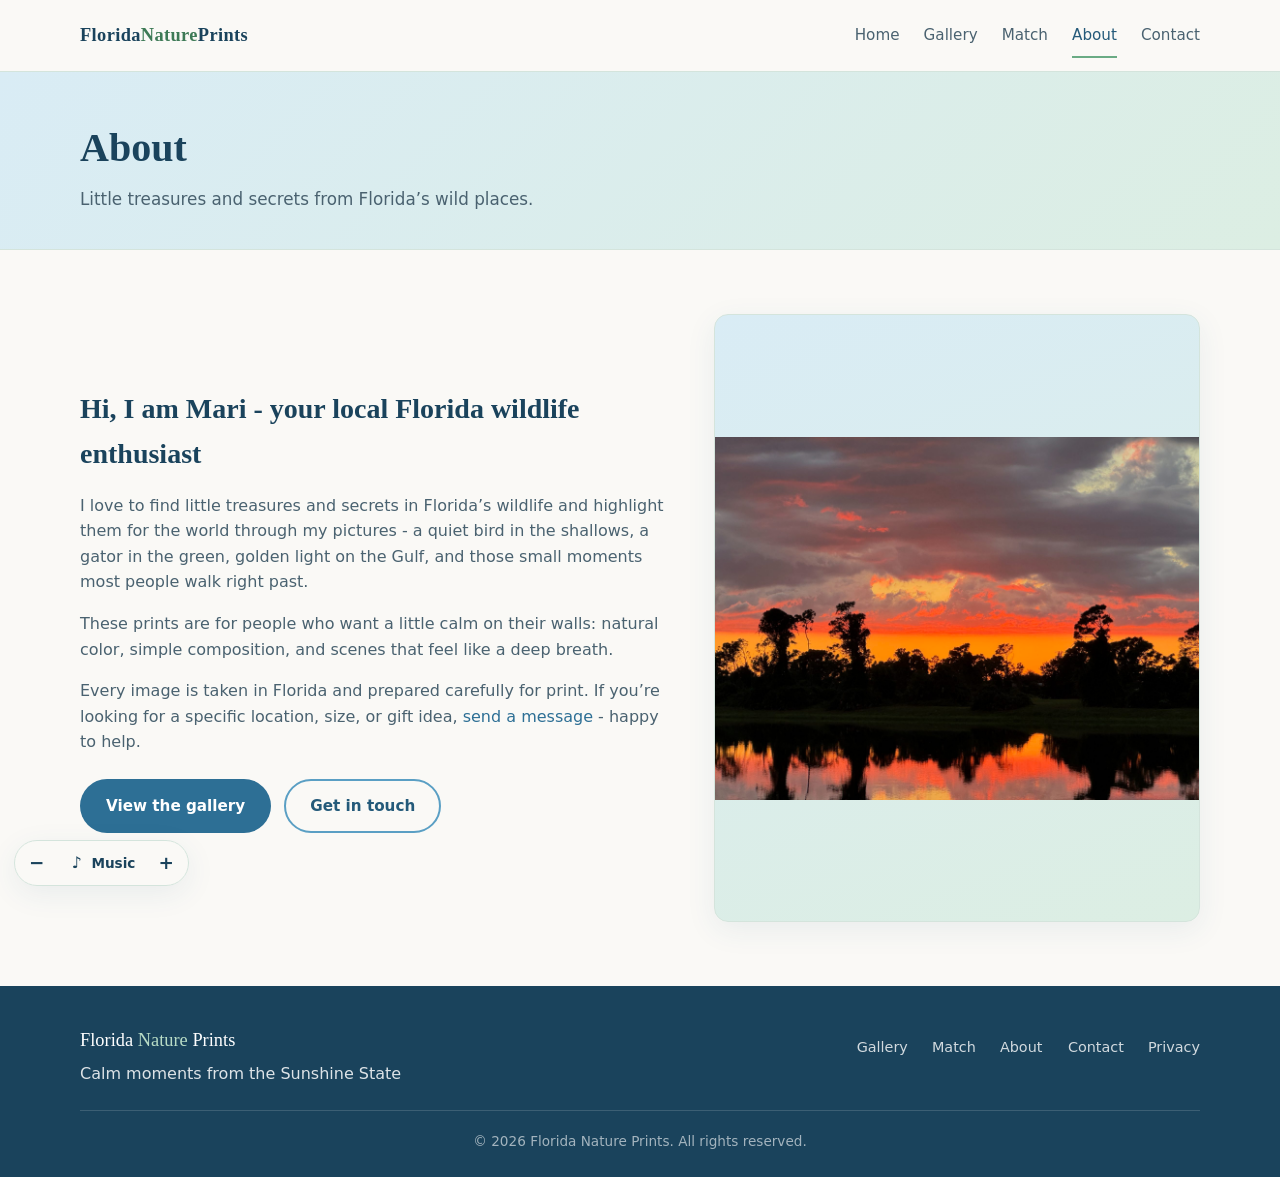
<file: about.html>
<!DOCTYPE html>
<html lang="en" class="selling-off">
 <head>
 <meta charset="UTF-8" />
 <meta name="viewport" content="width=device-width, initial-scale=1" />
 <title>About - Florida Nature Prints</title>
 <meta
 name="description"
 content="About the photographer behind Florida Nature Prints."
 />
 <link rel="stylesheet" href="css/styles.css?v=p7" />
 </head>
 <body>
 <header class="site-header">
 <div class="container nav-inner">
 <a href="index.html" class="logo" data-business-name
 >Florida <span>Nature</span> Prints</a
 >
 <button
 class="nav-toggle"
 type="button"
 aria-label="Open menu"
 aria-expanded="false"
 >
 <svg viewBox="0 0 24 24" fill="none" stroke="currentColor" stroke-width="2">
 <path d="M4 6h16M4 12h16M4 18h16" />
 </svg>
 </button>
 <ul class="nav-links">
 <li><a href="index.html">Home</a></li>
 <li><a href="gallery.html">Gallery</a></li>
 <li data-sell><a href="shop.html">Shop</a></li>
 <li data-sell><a href="name.html">Name</a></li>
 <li><a href="game.html">Match</a></li>
 <li><a href="about.html">About</a></li>
 <li><a href="contact.html">Contact</a></li>
 </ul>
 </div>
 </header>

 <main>
 <div class="page-hero">
 <div class="container">
 <h1>About</h1>
 <p>Little treasures and secrets from Florida’s wild places.</p>
 </div>
 </div>

 <section class="section">
 <div class="container about-grid">
 <div class="about-text">
 <h2>Hi, I am Mari - your local Florida wildlife enthusiast</h2>
 <p>
 I love to find little treasures and secrets in Florida’s wildlife
 and highlight them for the world through my pictures - a quiet
 bird in the shallows, a gator in the green, golden light on the
 Gulf, and those small moments most people walk right past.
 </p>
 <p>
 These prints are for people who want a little calm on their walls:
 natural color, simple composition, and scenes that feel like a
 deep breath.
 </p>
 <p>
 Every image is taken in Florida and prepared carefully for print.
 If you’re looking for a specific location, size, or gift idea,
 <a href="contact.html">send a message</a> - happy to help.
 </p>
 <p style="margin-top: 1.5rem">
 <a class="btn btn-primary" href="gallery.html">View the gallery</a>
 <a
 class="btn btn-outline"
 href="contact.html"
 style="margin-left: 0.5rem"
 >Get in touch</a
 >
 </p>
 </div>
 <div class="about-image">
 <img
 src="images/prints/crimson-marsh.jpeg"
 alt="Florida marsh sunset photography" loading="lazy" decoding="async" srcset="images/prints/thumbs/crimson-marsh.jpeg 600w, images/prints/crimson-marsh.jpeg 2000w" sizes="(max-width: 640px) 100vw, 50vw" width="2000" height="1500" />
 </div>
 </div>
 </section>
 </main>

 <footer class="site-footer">
 <div class="container">
 <div class="footer-inner">
 <div>
 <div class="footer-brand" data-business-name>
 Florida <span>Nature</span> Prints
 </div>
 <p data-tagline>Calm moments from the Sunshine State</p>
 </div>
 <ul class="footer-links">
 <li><a href="gallery.html">Gallery</a></li>
 <li data-sell><a href="shop.html">Shop</a></li>
 <li data-sell><a href="name.html">Name</a></li>
 <li><a href="game.html">Match</a></li>
 <li><a href="about.html">About</a></li>
 <li><a href="contact.html">Contact</a></li>
 <li><a href="privacy.html">Privacy</a></li>
 </ul>
 </div>
 <div class="footer-bottom">
 &copy; <span id="year"></span>
 <span data-business-name>Florida Nature Prints</span>. All rights
 reserved.
 </div>
 </div>
 </footer>

 <script>
 document.getElementById("year").textContent = new Date().getFullYear();
 </script>
 <script src="js/config.js?v=p7"></script>
 <script src="js/selling.js?v=p7"></script>
 <script src="js/main.js?v=p7"></script>
 </body>
</html>
</file>
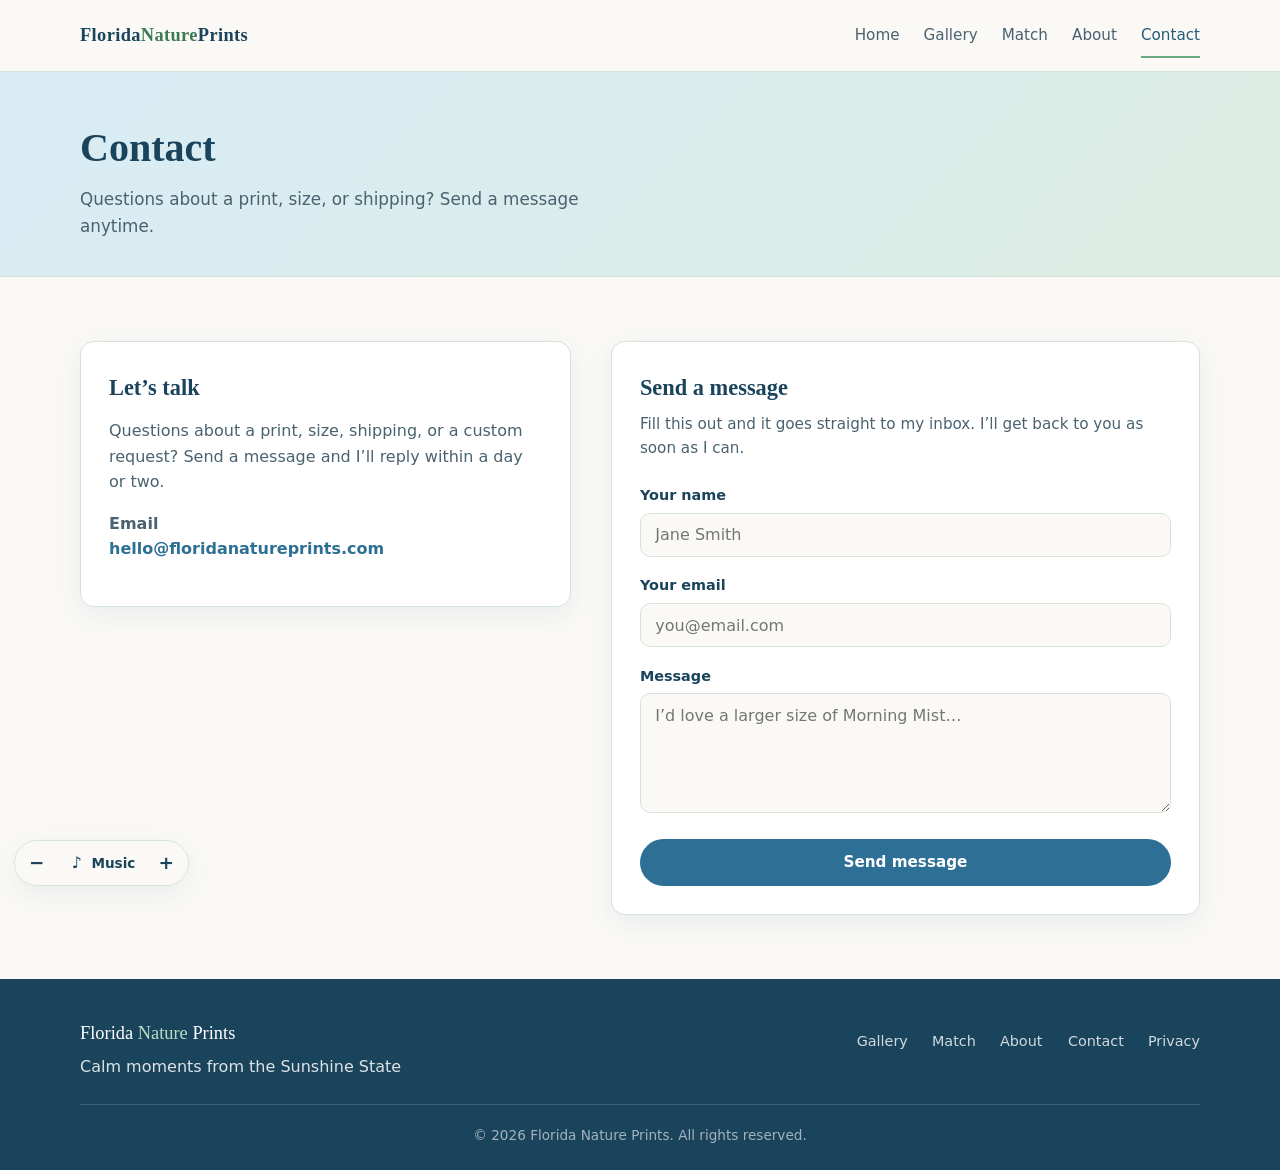
<file: contact.html>
<!DOCTYPE html>
<html lang="en" class="selling-off">
 <head>
 <meta charset="UTF-8" />
 <meta name="viewport" content="width=device-width, initial-scale=1" />
 <title>Contact - Florida Nature Prints</title>
 <meta
 name="description"
 content="Contact Florida Nature Prints with questions or custom requests."
 />
 <link rel="stylesheet" href="css/styles.css?v=p7" />
 </head>
 <body>
 <header class="site-header">
 <div class="container nav-inner">
 <a href="index.html" class="logo" data-business-name
 >Florida <span>Nature</span> Prints</a
 >
 <button
 class="nav-toggle"
 type="button"
 aria-label="Open menu"
 aria-expanded="false"
 >
 <svg viewBox="0 0 24 24" fill="none" stroke="currentColor" stroke-width="2">
 <path d="M4 6h16M4 12h16M4 18h16" />
 </svg>
 </button>
 <ul class="nav-links">
 <li><a href="index.html">Home</a></li>
 <li><a href="gallery.html">Gallery</a></li>
 <li data-sell><a href="shop.html">Shop</a></li>
 <li data-sell><a href="name.html">Name</a></li>
 <li><a href="game.html">Match</a></li>
 <li><a href="about.html">About</a></li>
 <li><a href="contact.html">Contact</a></li>
 </ul>
 </div>
 </header>

 <main>
 <div class="page-hero">
 <div class="container">
 <h1>Contact</h1>
 <p>Questions about a print, size, or shipping? Send a message anytime.</p>
 </div>
 </div>

 <section class="section">
 <div class="container contact-grid">
 <div class="contact-details">
 <h2>Let’s talk</h2>
 <p>
 Questions about a print, size, shipping, or a custom request?
 Send a message and I’ll reply within a day or two.
 </p>
 <p data-sell>
 For orders, you can also use the form on the
 <a href="shop.html">Shop</a> page.
 </p>
 <p>
 <strong>Email</strong><br />
 <a data-your-email href="mailto:hello@floridanatureprints.com"
 >hello@floridanatureprints.com</a
 >
 </p>

 </div>

 <div class="form-card">
 <h2>Send a message</h2>
 <p class="form-intro">
 Fill this out and it goes straight to my inbox. I’ll get back to
 you as soon as I can.
 </p>

 <div id="contact-message" class="form-message" role="status"></div>

 <form id="contact-form" novalidate>
 <div class="setup-notice" style="display: none">
 Form email is not configured yet.
 </div>

 <div class="form-group">
 <label for="contact-name">Your name</label>
 <input
 id="contact-name"
 name="name"
 type="text"
 autocomplete="name"
 required
 placeholder="Jane Smith"
 />
 </div>

 <div class="form-group">
 <label for="contact-email">Your email</label>
 <input
 id="contact-email"
 name="email"
 type="email"
 autocomplete="email"
 required
 placeholder="you@email.com"
 />
 </div>

 <div class="form-group">
 <label for="contact-message-field">Message</label>
 <textarea
 id="contact-message-field"
 name="message"
 required
 placeholder="I’d love a larger size of Morning Mist…"
 ></textarea>
 </div>

 <button class="btn btn-primary btn-block" type="submit">
 Send message
 </button>
 </form>
 </div>
 </div>
 </section>
 </main>

 <footer class="site-footer">
 <div class="container">
 <div class="footer-inner">
 <div>
 <div class="footer-brand" data-business-name>
 Florida <span>Nature</span> Prints
 </div>
 <p data-tagline>Calm moments from the Sunshine State</p>
 </div>
 <ul class="footer-links">
 <li><a href="gallery.html">Gallery</a></li>
 <li data-sell><a href="shop.html">Shop</a></li>
 <li data-sell><a href="name.html">Name</a></li>
 <li><a href="game.html">Match</a></li>
 <li><a href="about.html">About</a></li>
 <li><a href="contact.html">Contact</a></li>
 <li><a href="privacy.html">Privacy</a></li>
 </ul>
 </div>
 <div class="footer-bottom">
 &copy; <span id="year"></span>
 <span data-business-name>Florida Nature Prints</span>. All rights
 reserved.
 </div>
 </div>
 </footer>

 <script>
 document.getElementById("year").textContent = new Date().getFullYear();
 </script>
 <script src="js/config.js?v=p7"></script>
 <script src="js/selling.js?v=p7"></script>
 <script src="js/main.js?v=p7"></script>
 </body>
</html>
</file>
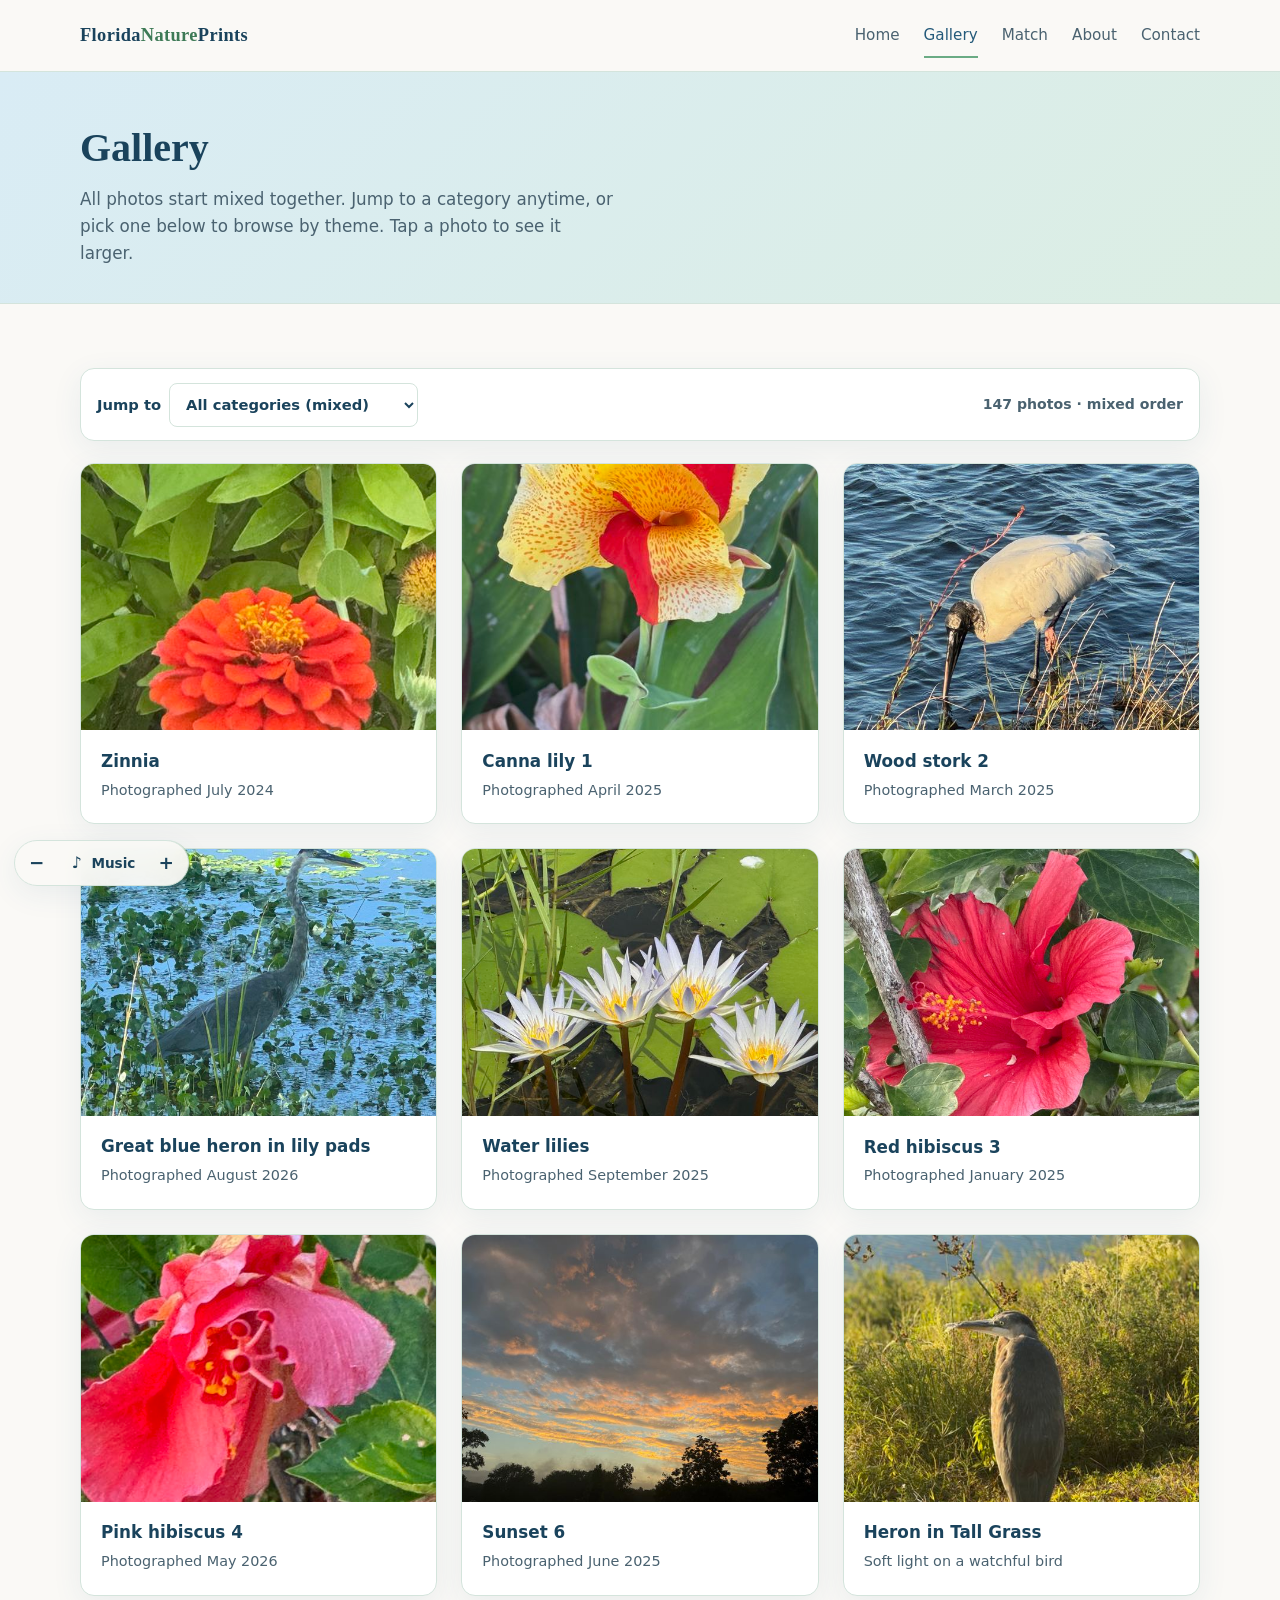
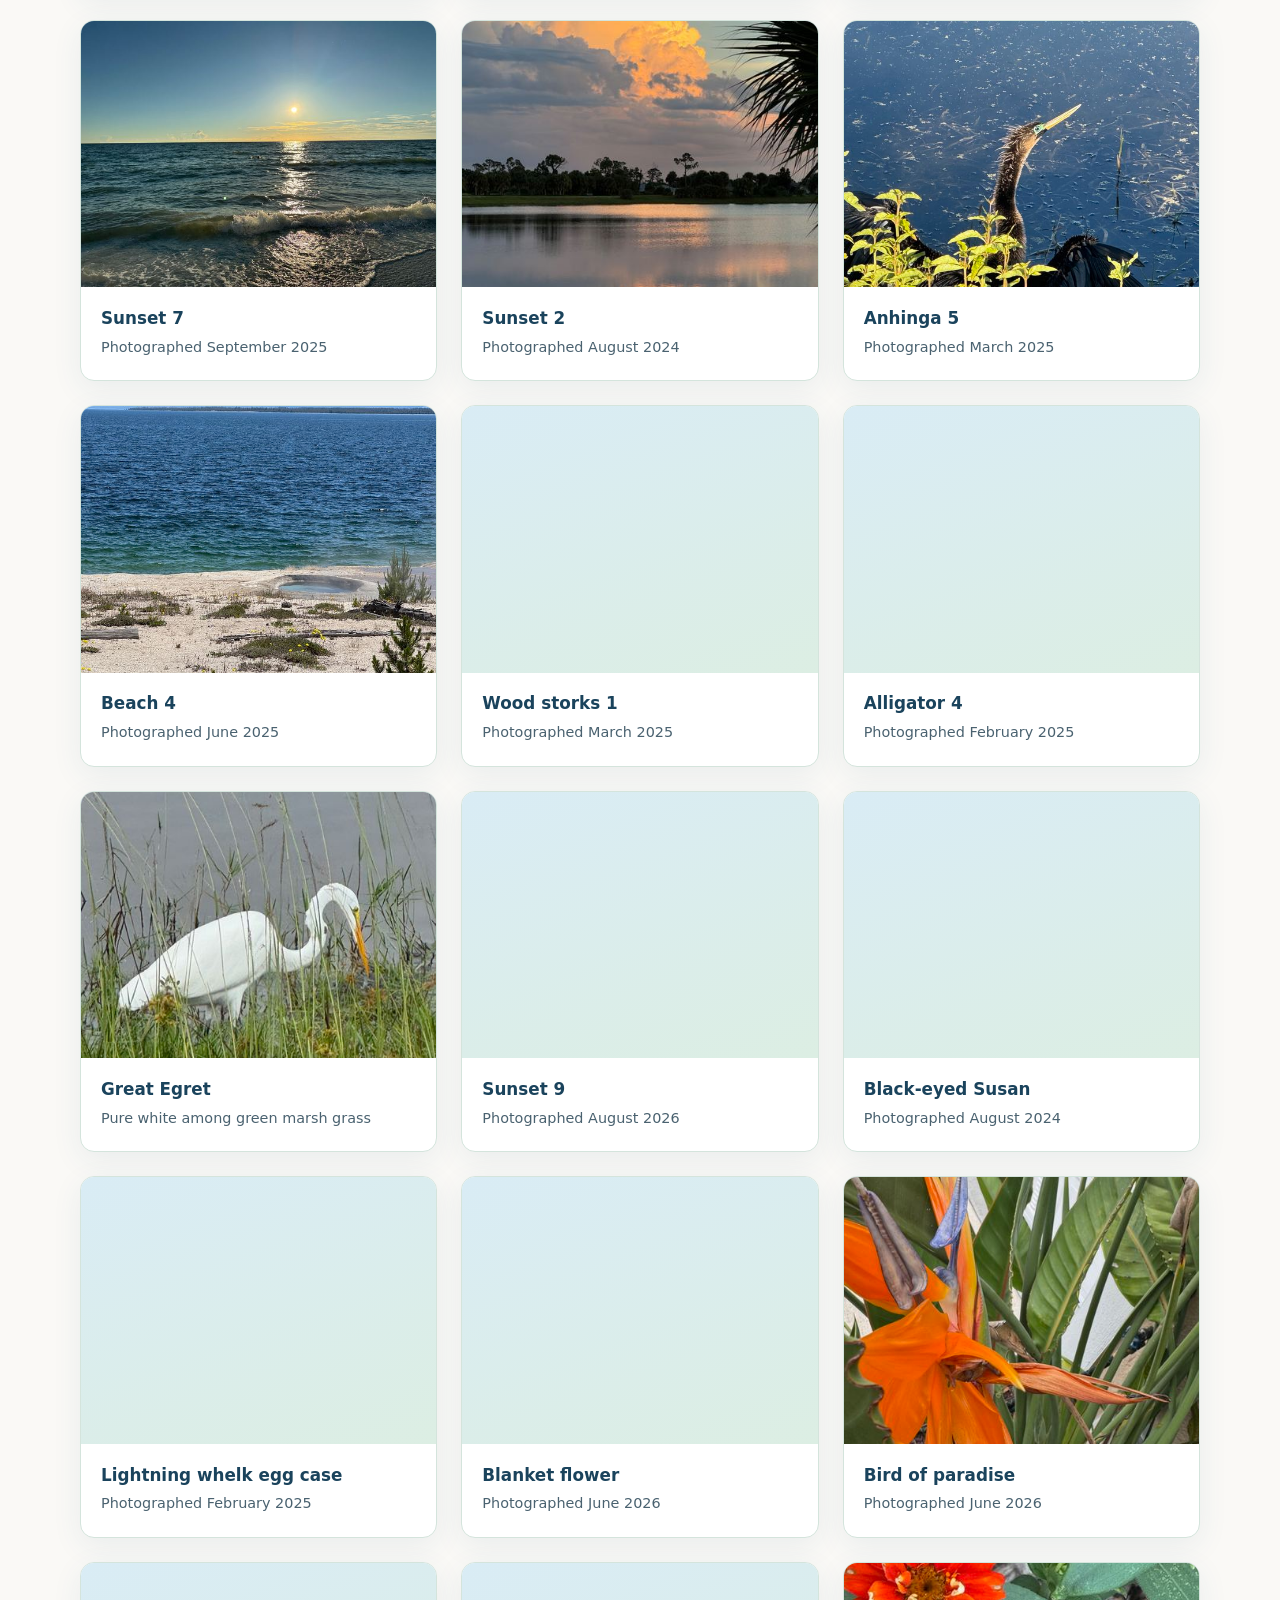
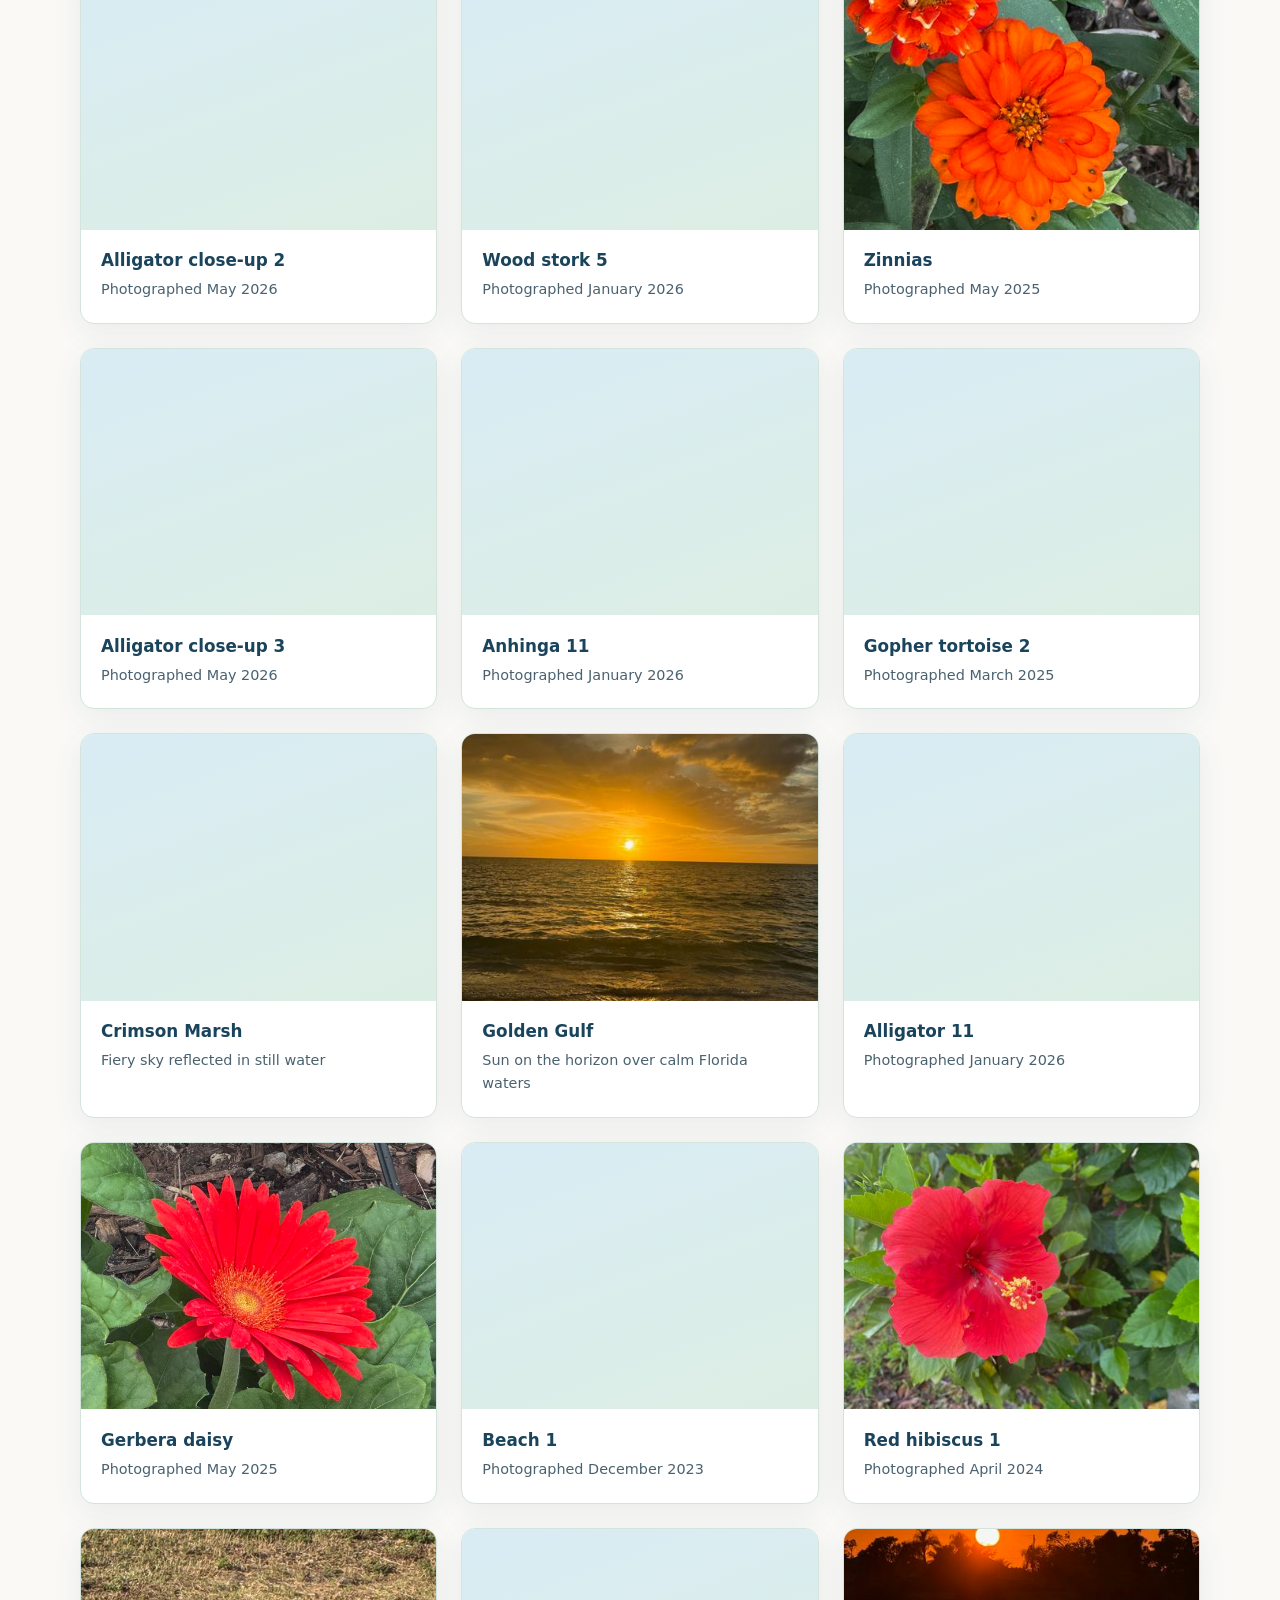
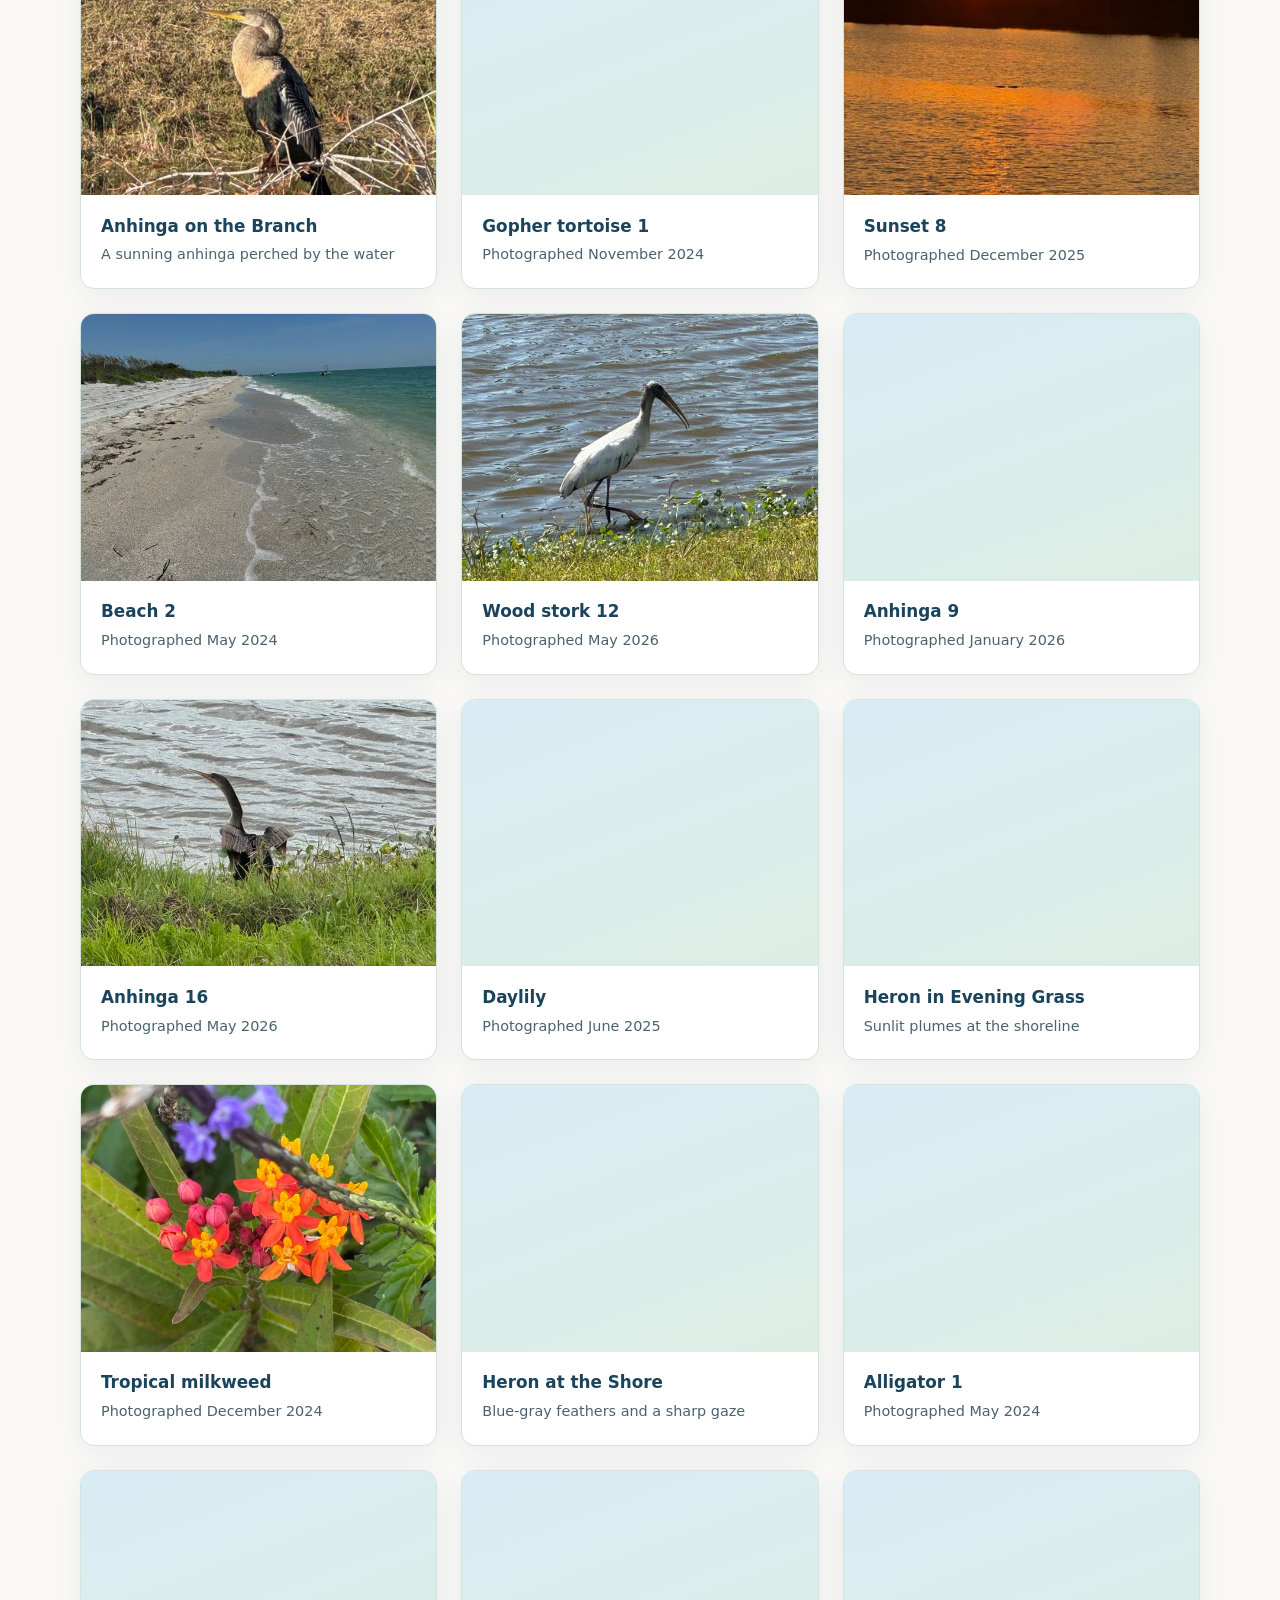
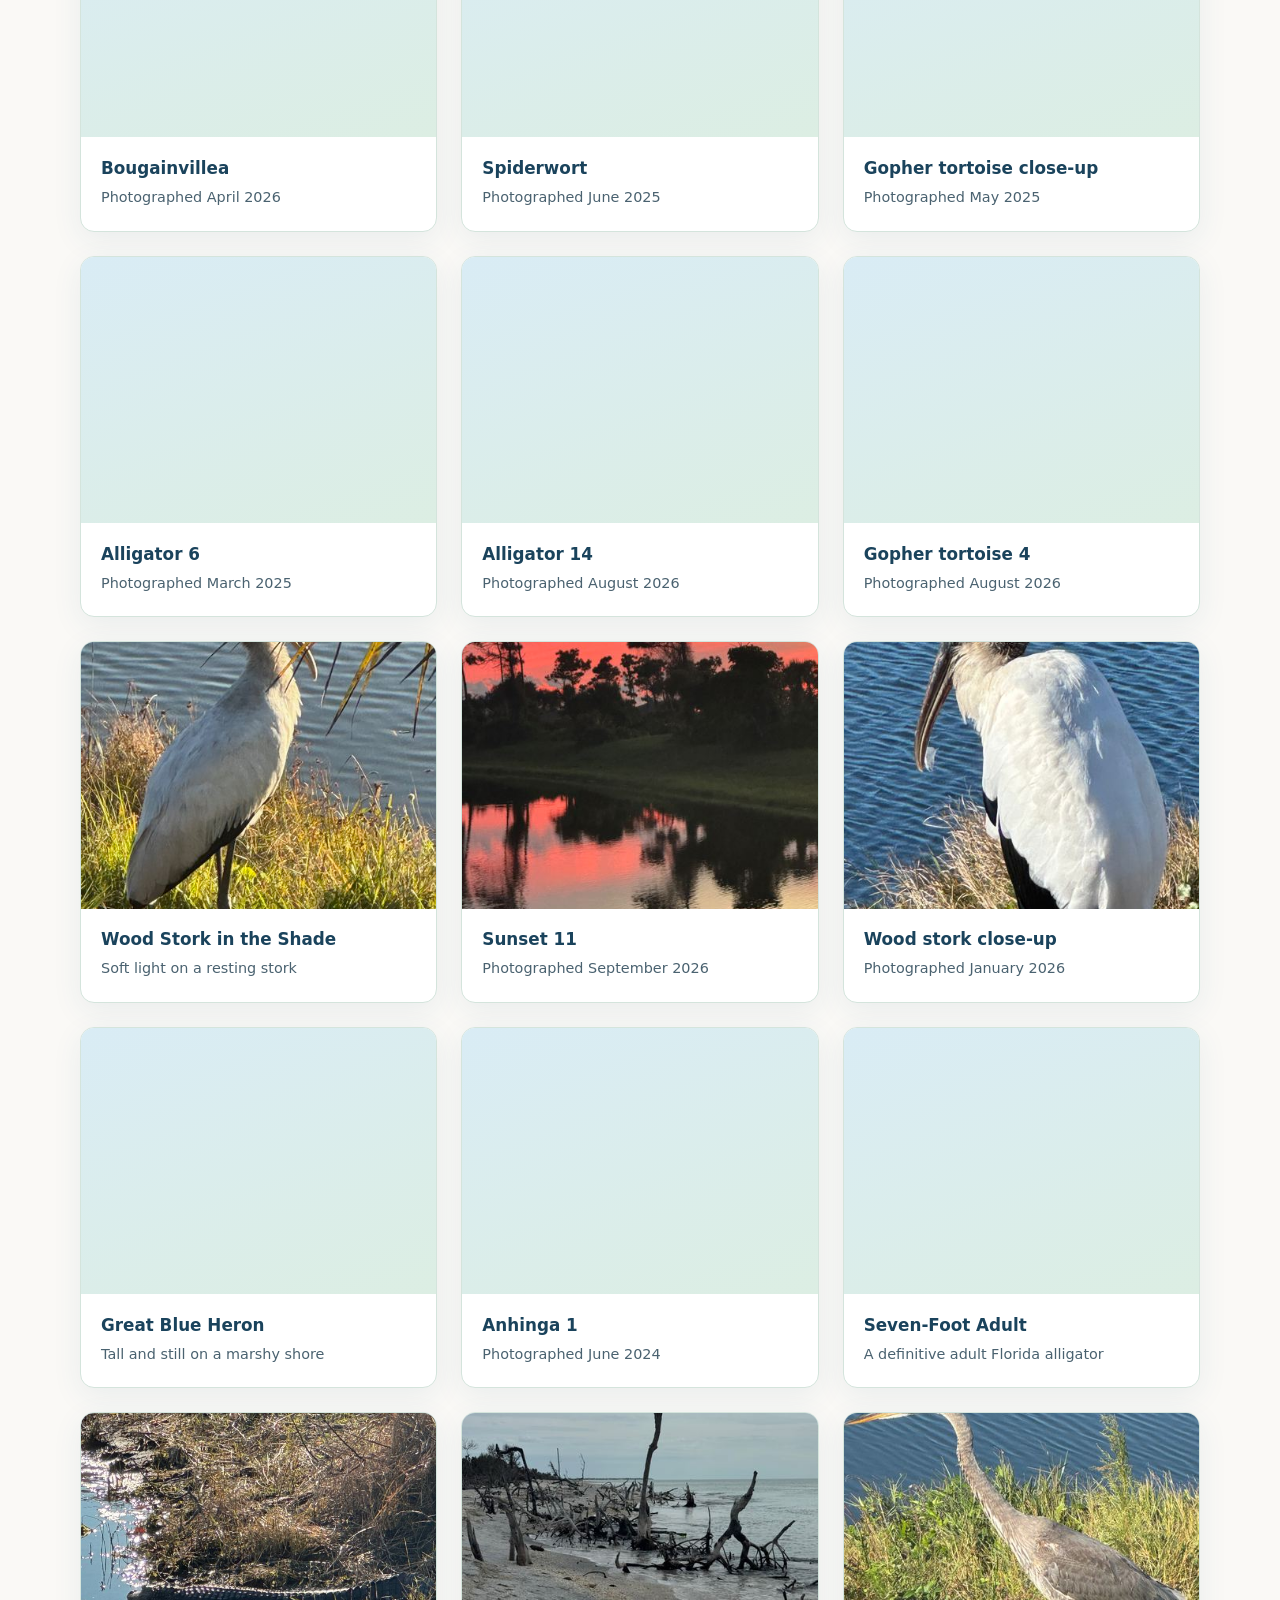
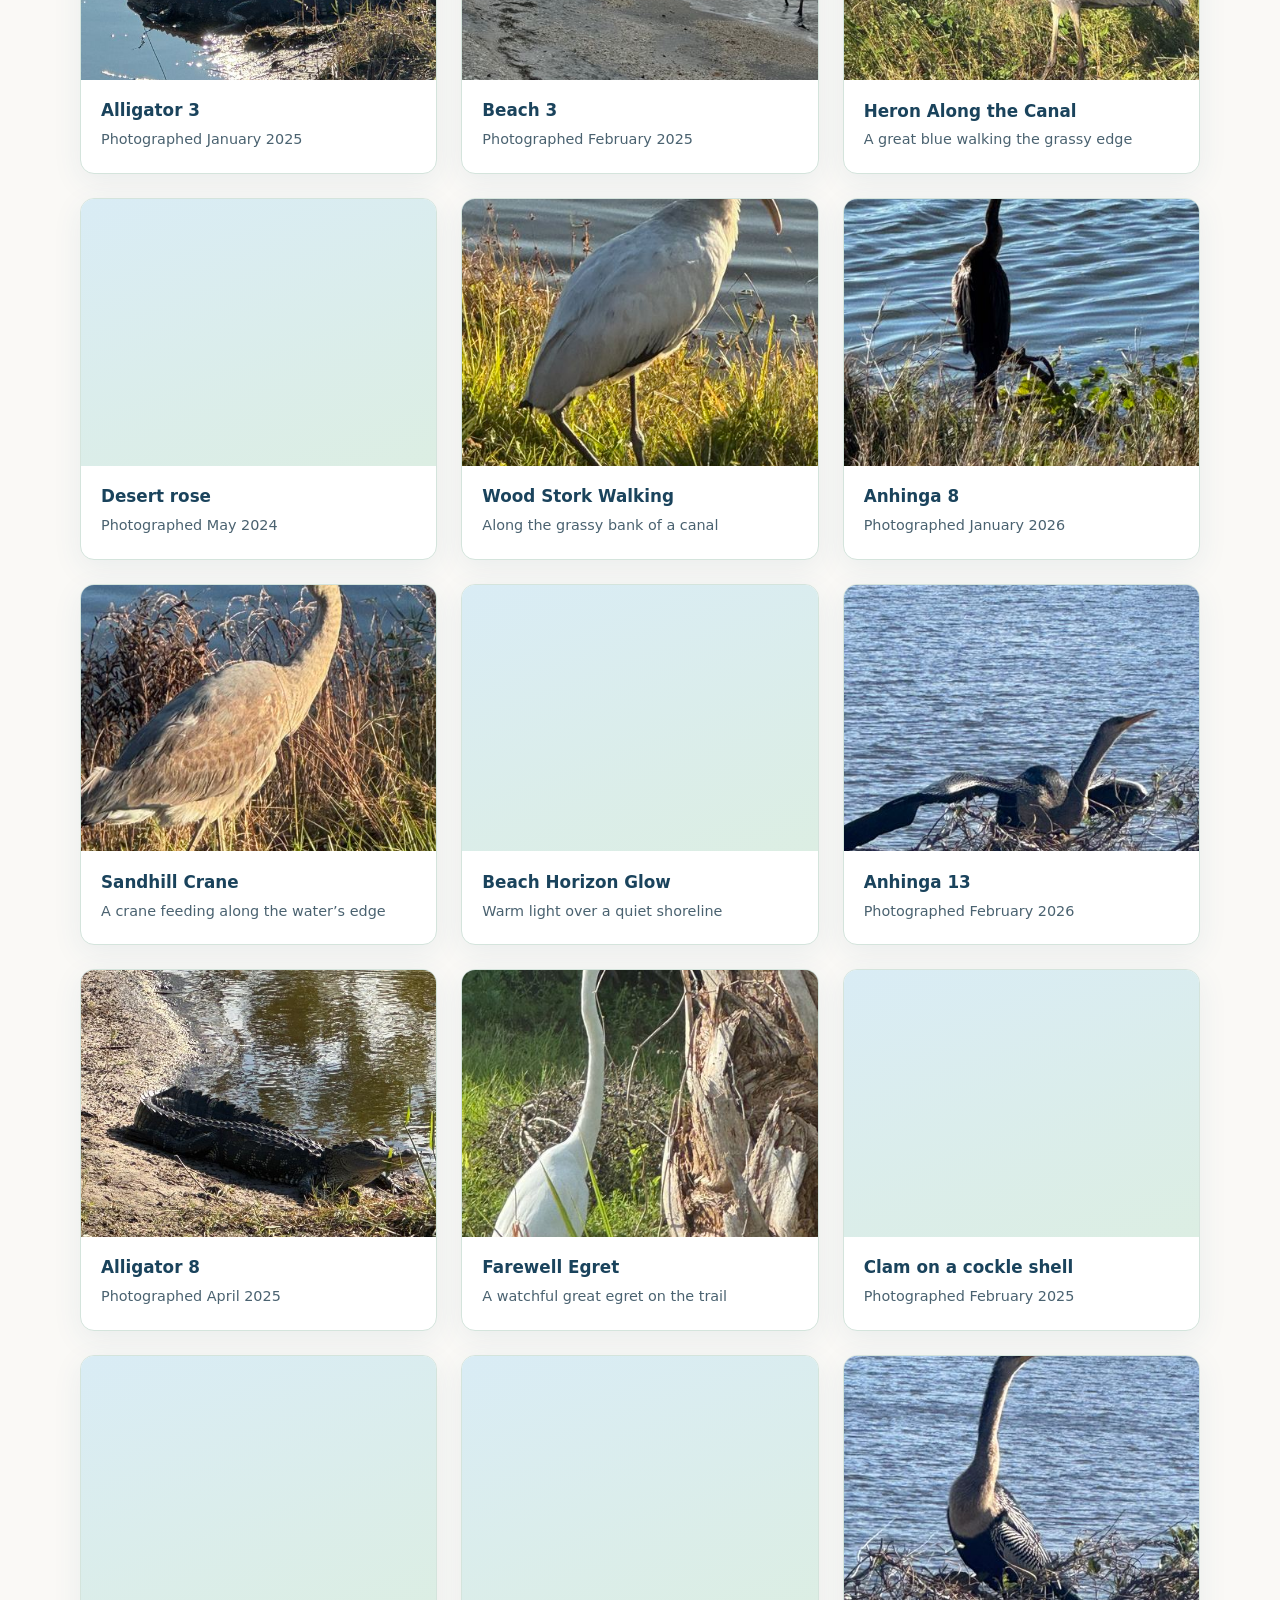
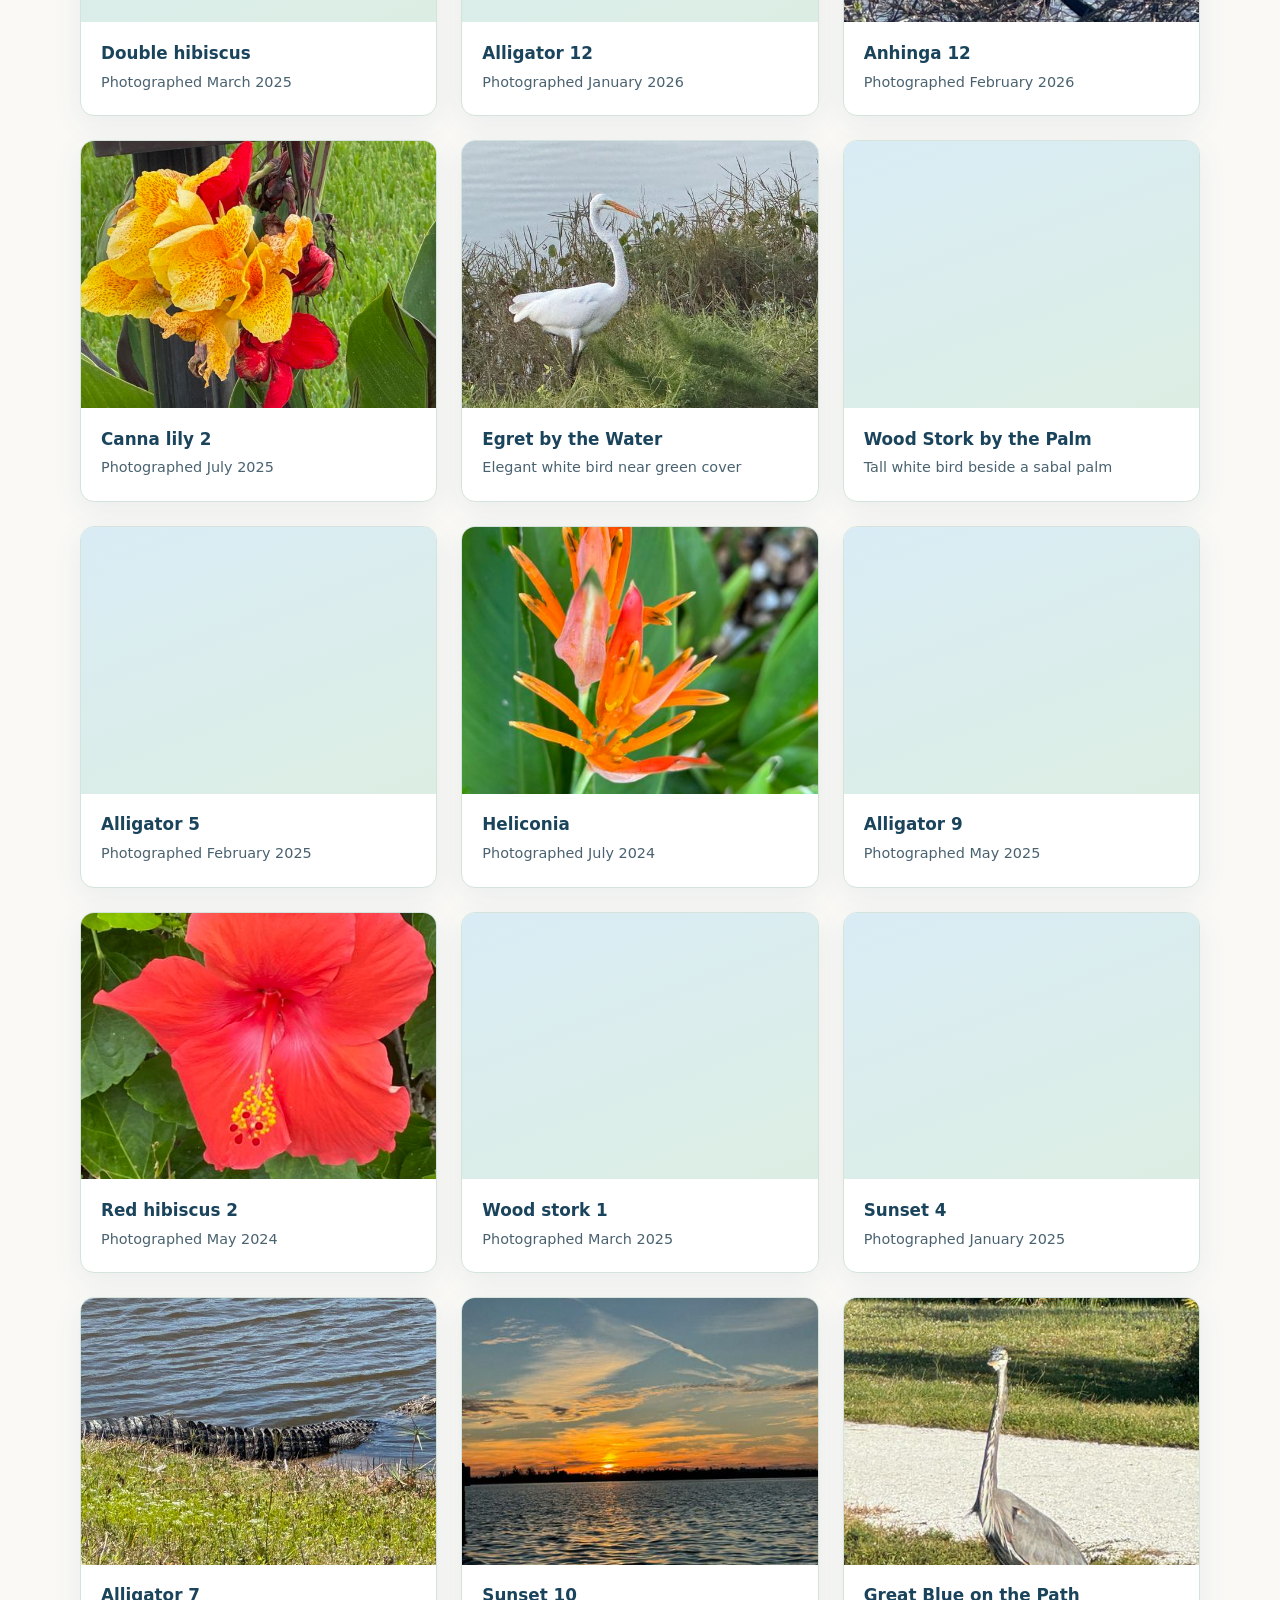
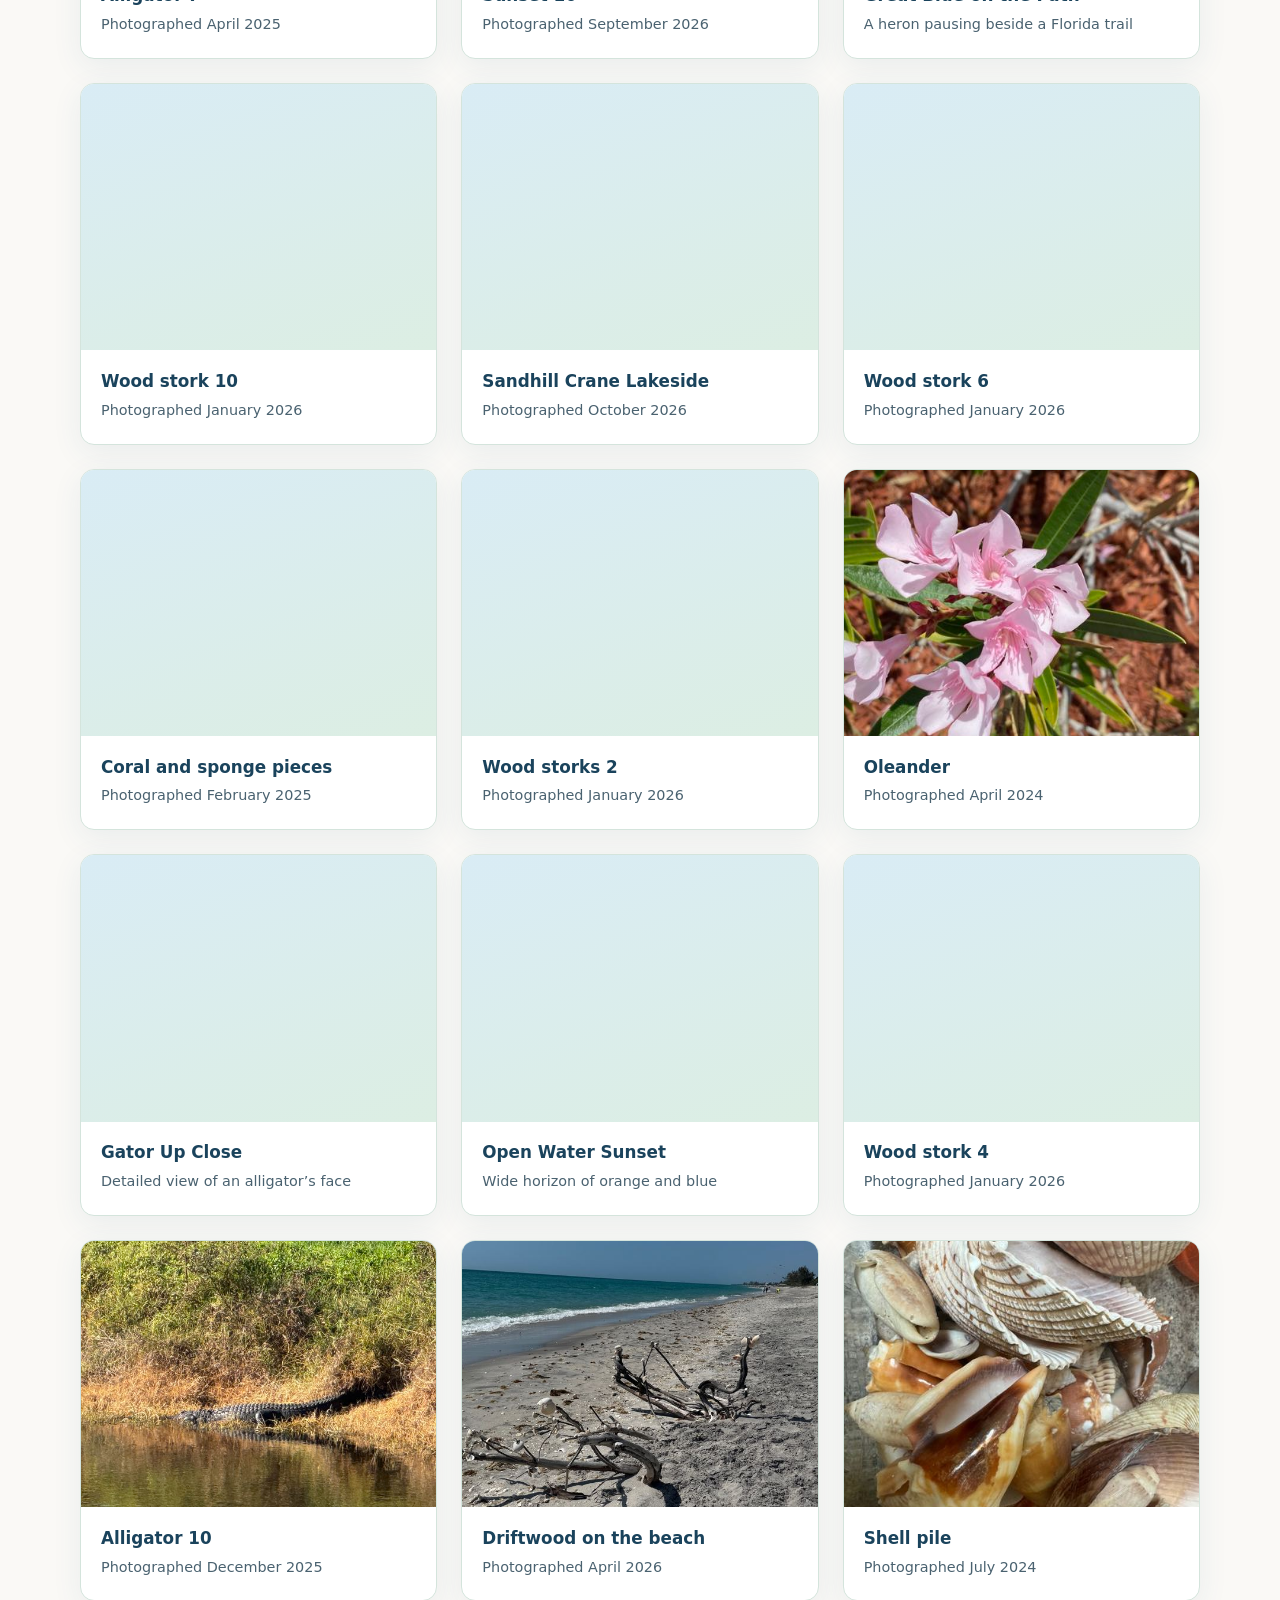
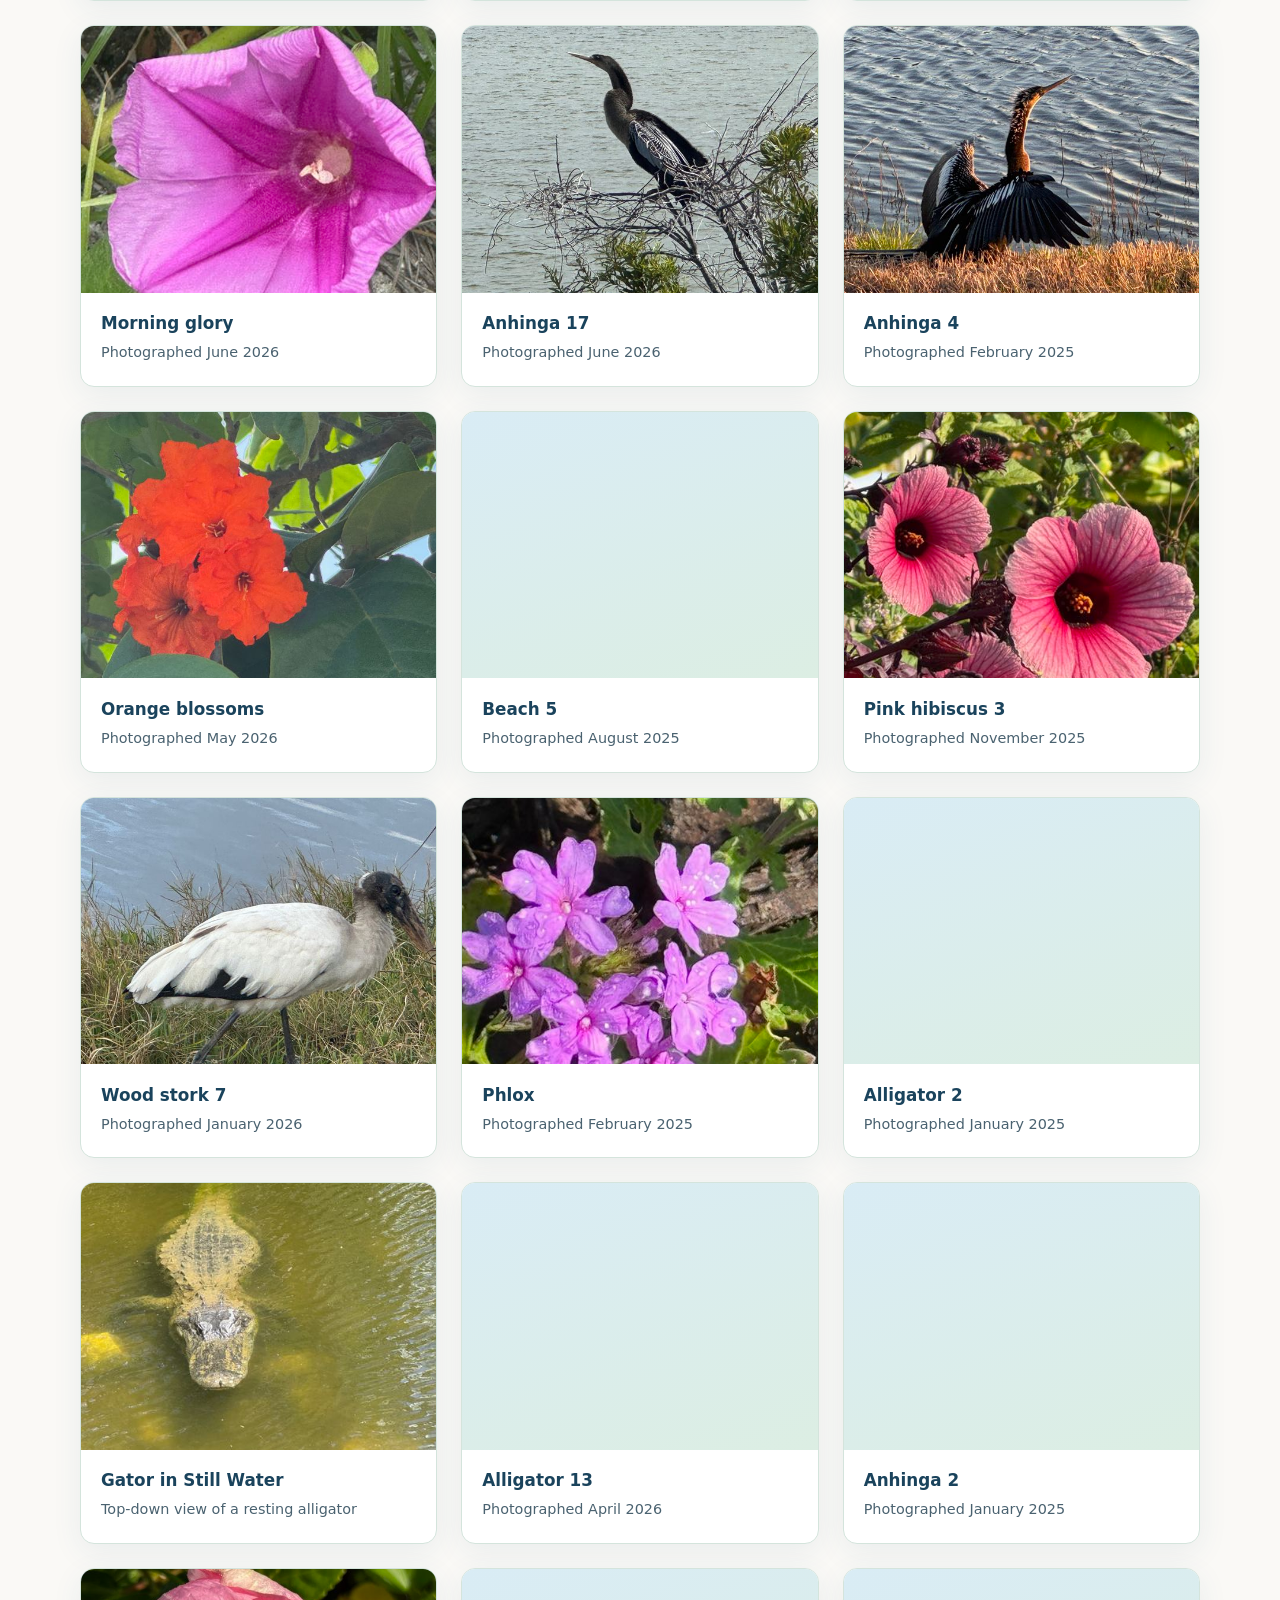
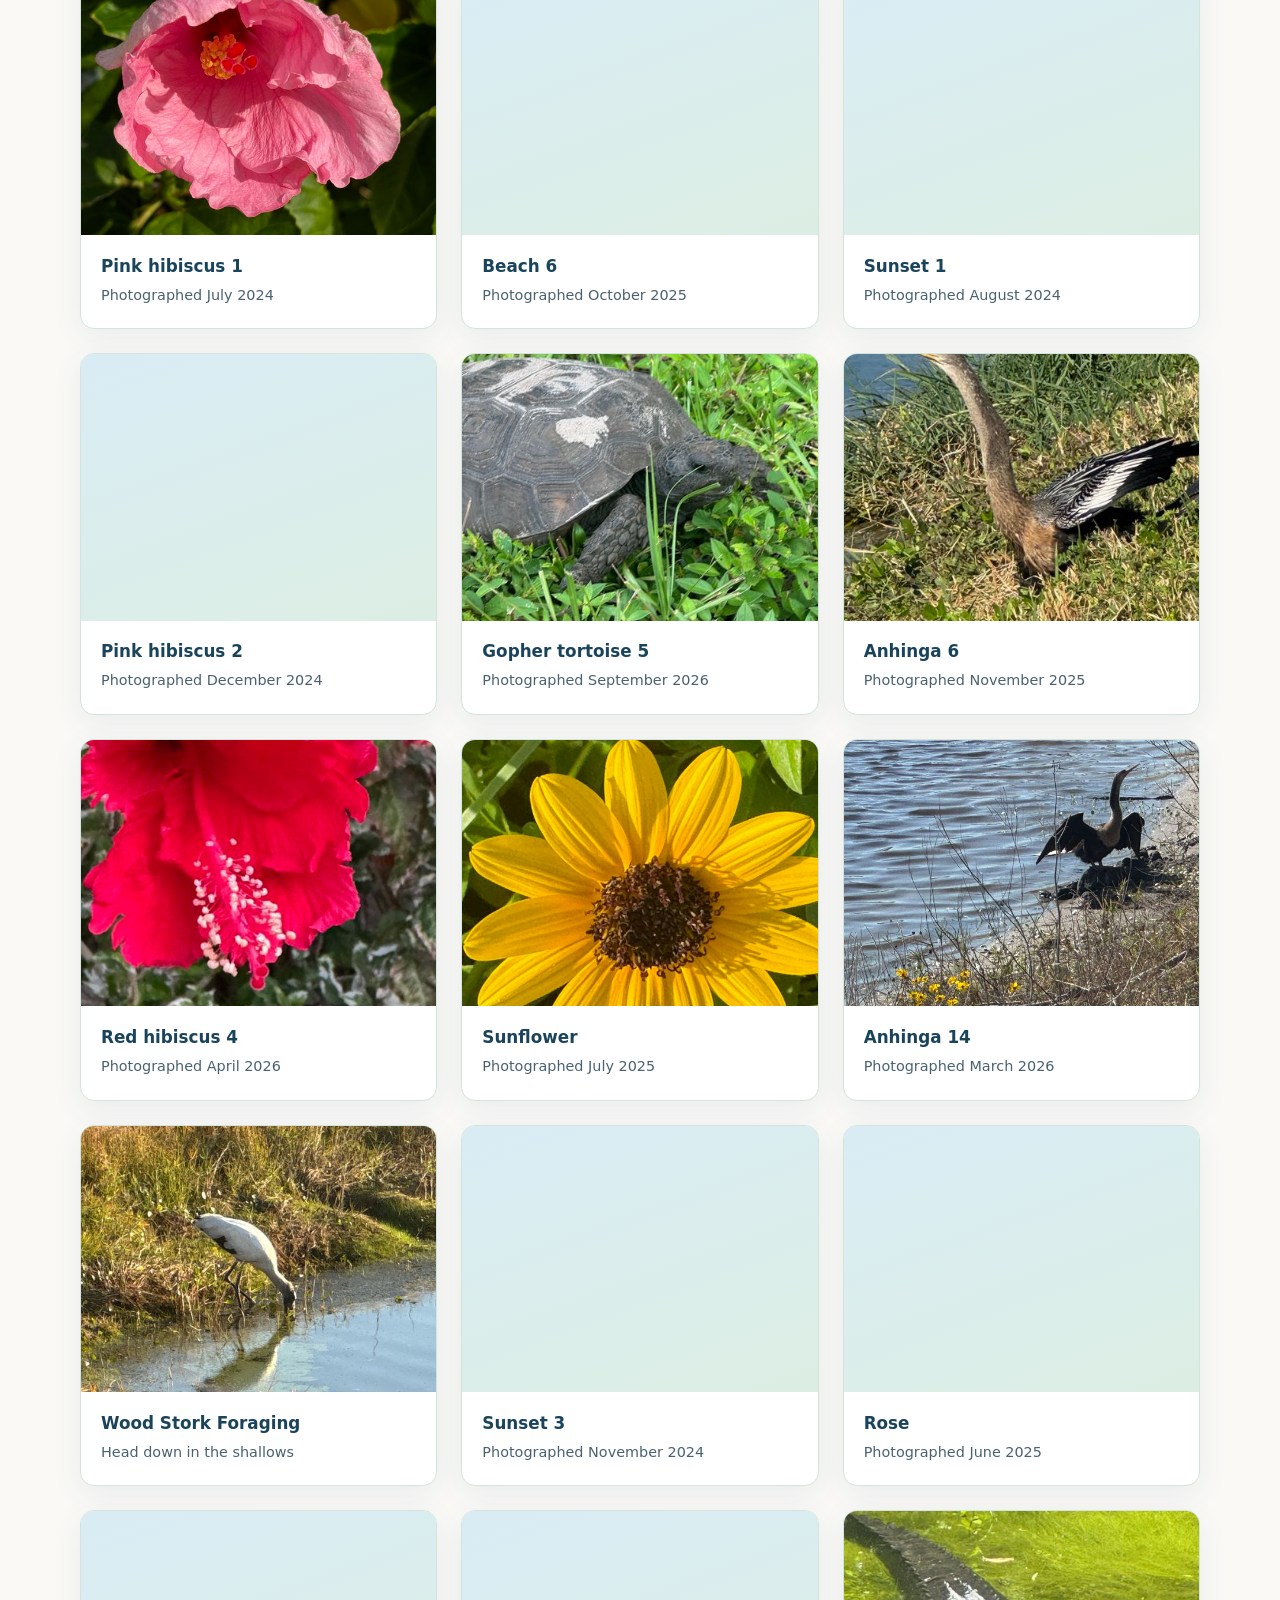
<file: gallery.html>
<!DOCTYPE html>
<html lang="en" class="selling-off">
  <head>
    <meta charset="UTF-8" />
    <meta name="viewport" content="width=device-width, initial-scale=1" />
    <title>Gallery - Florida Nature Prints</title>
    <meta
      name="description"
      content="Browse Florida nature photography by category - sunsets, beaches, gators, herons, anhinga, and storks."
    />
    <link rel="stylesheet" href="css/styles.css?v=p7" />
    <link rel="stylesheet" href="css/naming.css?v=p7" />
  </head>
  <body>
    <header class="site-header">
      <div class="container nav-inner">
        <a href="index.html" class="logo" data-business-name
          >Florida <span>Nature</span> Prints</a
        >
        <button
          class="nav-toggle"
          type="button"
          aria-label="Open menu"
          aria-expanded="false"
        >
          <svg viewBox="0 0 24 24" fill="none" stroke="currentColor" stroke-width="2">
            <path d="M4 6h16M4 12h16M4 18h16" />
          </svg>
        </button>
        <ul class="nav-links">
          <li><a href="index.html">Home</a></li>
          <li><a href="gallery.html" class="active">Gallery</a></li>
          <li data-sell><a href="shop.html">Shop</a></li>
          <li data-sell><a href="name.html">Name</a></li>
          <li><a href="game.html">Match</a></li>
          <li><a href="about.html">About</a></li>
          <li><a href="contact.html">Contact</a></li>
        </ul>
      </div>
    </header>

    <main>
      <div class="page-hero">
        <div class="container">
          <h1>Gallery</h1>
          <p>
            All photos start mixed together. Jump to a category anytime, or
            pick one below to browse by theme. Tap a photo to see it larger.<span data-sell>
            Use “Buy print / mug” when you are ready to order.</span>
          </p>
        </div>
      </div>

      <section class="section">
        <div class="container">
          <div class="gallery-browse-bar gallery-top-bar">
            <label class="gallery-select-label">
              <span>Jump to</span>
              <select id="gallery-select" aria-label="Jump to photo category">
                <!-- Filled by main.js -->
              </select>
            </label>
            <p class="gallery-count" id="gallery-count" aria-live="polite"></p>
          </div>

          <!-- One cover + dropdown section per category (photos always available) -->
          <div id="gallery-accordion" class="gallery-accordion">
            <!-- Filled by main.js -->
          </div>
        </div>
      </section>

      <section class="section section-green" id="named-by-you" data-sell>
        <div class="container">
          <div class="section-header">
            <h2>Named by You</h2>
            <p>
              Photographs, hibiscus, and shark teeth that now have names.
              <a href="name.html">Name one of your own</a>.
            </p>
          </div>
          <div class="named-strip" id="named-gallery"></div>
        </div>
      </section>
    </main>

    <footer class="site-footer">
      <div class="container">
        <div class="footer-inner">
          <div>
            <div class="footer-brand" data-business-name>
              Florida <span>Nature</span> Prints
            </div>
            <p data-tagline>Calm moments from the Sunshine State</p>
          </div>
          <ul class="footer-links">
            <li><a href="gallery.html">Gallery</a></li>
            <li data-sell><a href="shop.html">Shop</a></li>
            <li data-sell><a href="name.html">Name</a></li>
            <li><a href="game.html">Match</a></li>
            <li><a href="about.html">About</a></li>
            <li><a href="contact.html">Contact</a></li>
            <li><a href="privacy.html">Privacy</a></li>
          </ul>
        </div>
        <div class="footer-bottom">
          &copy; <span id="year"></span>
          <span data-business-name>Florida Nature Prints</span>. All rights
          reserved.
        </div>
      </div>
    </footer>

    <script>
      document.getElementById("year").textContent = new Date().getFullYear();
    </script>
    <script src="js/config.js?v=p7"></script>
    <script src="js/selling.js?v=p7"></script>
    <script src="js/main.js?v=p7"></script>
    <script src="js/named-registry.js?v=p7"></script>
    <script src="js/naming.js?v=p7"></script>
  </body>
</html>
</file>
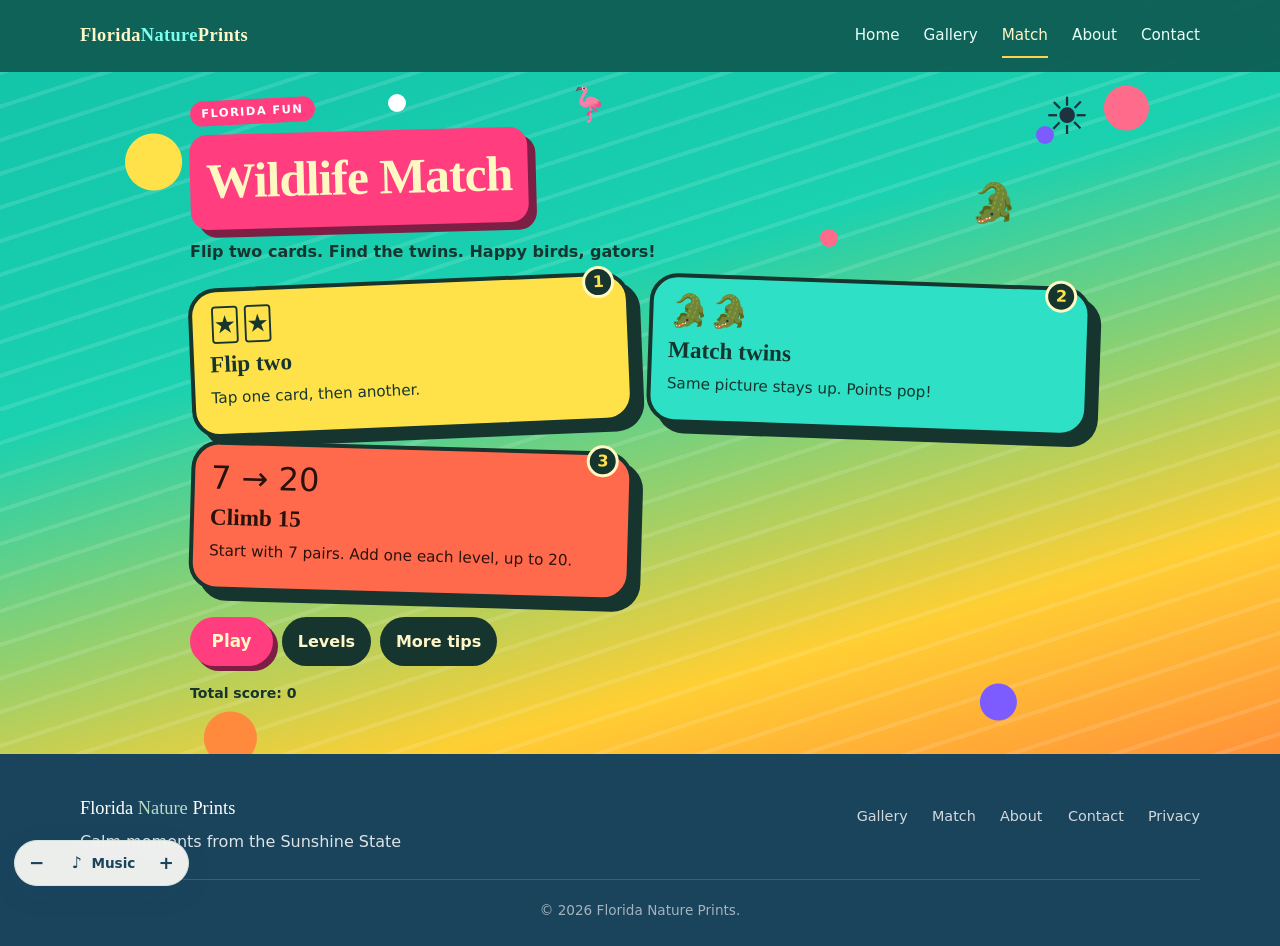
<file: game.html>
<!DOCTYPE html>
<html lang="en" class="selling-off">
  <head>
    <meta charset="UTF-8" />
    <meta name="viewport" content="width=device-width, initial-scale=1" />
    <title>Wildlife Match | Florida Nature Prints</title>
    <meta
      name="description"
      content="Match Florida birds, alligators, and wetland wildlife across 15 levels."
    />
    <link rel="stylesheet" href="css/styles.css?v=p7" />
    <link rel="stylesheet" href="css/match.css?v=p7" />
  </head>
  <body class="match-page">
    <header class="site-header">
      <div class="container nav-inner">
        <a href="index.html" class="logo" data-business-name
          >Florida <span>Nature</span> Prints</a
        >
        <button
          class="nav-toggle"
          type="button"
          aria-label="Open menu"
          aria-expanded="false"
        >
          <svg viewBox="0 0 24 24" fill="none" stroke="currentColor" stroke-width="2">
            <path d="M4 6h16M4 12h16M4 18h16" />
          </svg>
        </button>
        <ul class="nav-links">
          <li><a href="index.html">Home</a></li>
          <li><a href="gallery.html">Gallery</a></li>
          <li data-sell><a href="shop.html">Shop</a></li>
          <li data-sell><a href="name.html">Name</a></li>
          <li><a href="game.html" class="active">Match</a></li>
          <li><a href="about.html">About</a></li>
          <li><a href="contact.html">Contact</a></li>
        </ul>
      </div>
    </header>

    <main>
      <div class="container match-layout">
        <aside class="ad-rail" id="ad-rail-left" aria-label="Prints from the shop" data-sell></aside>

        <div class="match-card-shell">
          <section id="screen-start" class="match-screen active">
            <div class="match-deco" aria-hidden="true">
              <span class="deco deco-sun">☀</span>
              <span class="deco deco-palm">🌴</span>
              <span class="deco deco-gator">🐊</span>
              <span class="deco deco-bird">🦩</span>
              <span class="deco deco-dot d1"></span>
              <span class="deco deco-dot d2"></span>
              <span class="deco deco-dot d3"></span>
              <span class="deco deco-dot d4"></span>
            </div>
            <p class="match-kicker">Florida fun</p>
            <h1>Wildlife Match</h1>
            <p class="subtitle">
              Flip two cards. Find the twins. Happy birds, gators<span data-sell>, and gifts</span>!
            </p>
            <div class="rule-tiles" aria-label="How to play">
              <article class="rule-tile tile-sun">
                <span class="rule-pic" aria-hidden="true">🃏🃏</span>
                <span class="rule-num">1</span>
                <h3>Flip two</h3>
                <p>Tap one card, then another.</p>
              </article>
              <article class="rule-tile tile-lagoon">
                <span class="rule-pic" aria-hidden="true">🐊🐊</span>
                <span class="rule-num">2</span>
                <h3>Match twins</h3>
                <p>Same picture stays up. Points pop!</p>
              </article>
              <article class="rule-tile tile-coral">
                <span class="rule-pic" aria-hidden="true">7 → 20</span>
                <span class="rule-num">3</span>
                <h3>Climb 15</h3>
                <p>Start with 7 pairs. Add one each level, up to 20.</p>
              </article>
              <article class="rule-tile tile-sky" data-sell>
                <span class="rule-pic" aria-hidden="true">🎁</span>
                <span class="rule-num">4</span>
                <h3>Win a gift</h3>
                <p>Finish all 15 for shark teeth or store credit.</p>
              </article>
            </div>
            <div class="btn-row">
              <button type="button" class="match-btn match-btn-primary" id="btn-start">
                Play
              </button>
              <button type="button" class="match-btn" id="btn-levels">Levels</button>
              <button type="button" class="match-btn" id="btn-how">More tips</button>
            </div>
            <div id="how-box" class="how-box" hidden>
              <p class="label">More tips</p>
              <p>
                Same picture? That’s a match. Different? They flip back. Early
                levels give you a short peek. Later levels add a timer and
                look-alike birds and gators. Your progress stays on this device.
              </p>
            </div>
            <div id="reward-box-start" class="reward-card" data-sell hidden>
              <div class="label">Gift certificate</div>
              <p id="reward-text-start"></p>
              <p class="reward-code" id="reward-code-start"></p>
              <p><a href="shop.html#order-form">Redeem in the shop</a></p>
            </div>
            <p class="controls-note">
              Total score: <strong id="global-score" data-match-score>0</strong>
            </p>
          </section>

          <section id="screen-levels" class="match-screen">
            <h1>Pick a level</h1>
            <p class="subtitle">Finish a level to unlock the next one.</p>
            <div class="level-grid" id="level-grid"></div>
            <div class="btn-row">
              <button type="button" class="match-btn" id="btn-levels-back">Back</button>
              <button type="button" class="match-btn" id="btn-reset">Reset progress</button>
            </div>
          </section>

          <section id="screen-play" class="match-screen">
            <div class="match-hud">
              <span class="hud-stat">Level <strong id="play-level">1</strong></span>
              <span class="hud-stat"
                >Matches <strong id="play-matches">0 / 7</strong></span>
              >
              <span class="hud-stat"
                >Score <strong id="play-score" data-match-score>0</strong></span
              >
              <span class="hud-stat" id="play-timer-wrap" hidden
                >Time <strong id="play-timer">0:00</strong></span
              >
              <button type="button" class="match-btn btn-quit-inline" id="btn-quit-play">
                Menu
              </button>
            </div>
            <h2 id="play-title">Level 1</h2>
            <p class="play-blurb" id="play-blurb"></p>
            <div
              class="match-board"
              id="match-board"
              role="group"
              aria-label="Matching cards"
            ></div>
            <p class="play-hint" id="play-hint">Find two of the same picture.</p>
            <p class="visually-hidden" id="match-live" aria-live="polite"></p>
          </section>

          <section id="screen-clear" class="match-screen">
            <h1 id="clear-title">Level complete</h1>
            <p class="score-pop" id="clear-score">Score 0</p>
            <p id="clear-text"></p>
            <div id="reward-choose" class="reward-card" data-sell hidden>
              <div class="label">Choose your gift</div>
              <p>
                You finished all 15 levels. Pick one gift certificate, then
                redeem it in the shop.
              </p>
              <div class="reward-choices">
                <button type="button" class="match-btn match-btn-primary" data-reward="shark-tooth">
                  Jar of 15 shark teeth
                </button>
                <button type="button" class="match-btn match-btn-primary" data-reward="credit">
                  $8 toward next purchase
                </button>
              </div>
            </div>
            <div id="reward-done" class="reward-card" data-sell hidden>
              <div class="label">Your gift certificate</div>
              <p id="reward-done-text"></p>
              <p class="reward-code" id="reward-done-code"></p>
              <p><a href="shop.html#order-form">Open the shop to redeem</a></p>
            </div>
            <div class="btn-row">
              <button type="button" class="match-btn match-btn-primary" id="btn-next-level">
                Next level
              </button>
              <button type="button" class="match-btn" id="btn-clear-menu">Menu</button>
            </div>
          </section>

          <section id="screen-fail" class="match-screen">
            <h1>Time’s up</h1>
            <p id="fail-text"></p>
            <div class="btn-row">
              <button type="button" class="match-btn match-btn-primary" id="btn-fail-retry">
                Try this level again
              </button>
              <button type="button" class="match-btn" id="btn-fail-menu">Menu</button>
            </div>
          </section>

          <div class="ad-strip" id="ad-strip" aria-label="Quiet shop notes" data-sell></div>
        </div>

        <aside class="ad-rail" id="ad-rail-right" aria-label="MariCooks cookies and spices" data-sell></aside>
      </div>
    </main>

    <footer class="site-footer">
      <div class="container">
        <div class="footer-inner">
          <div>
            <div class="footer-brand" data-business-name>
              Florida <span>Nature</span> Prints
            </div>
            <p data-tagline>Calm moments from the Sunshine State</p>
          </div>
          <ul class="footer-links">
            <li><a href="gallery.html">Gallery</a></li>
            <li data-sell><a href="shop.html">Shop</a></li>
            <li data-sell><a href="name.html">Name</a></li>
            <li><a href="game.html">Match</a></li>
            <li><a href="about.html">About</a></li>
            <li><a href="contact.html">Contact</a></li>
            <li><a href="privacy.html">Privacy</a></li>
          </ul>
        </div>
        <div class="footer-bottom">
          &copy; <span id="year"></span>
          <span data-business-name>Florida Nature Prints</span>.<span data-sell> Quiet notes
          around the board are our own prints and sister kitchen,
          <a href="https://maricooks.com" rel="noopener noreferrer">MariCooks</a>.</span>
        </div>
      </div>
    </footer>

    <script>
      document.getElementById("year").textContent = new Date().getFullYear();
    </script>
    <script src="js/config.js?v=p7"></script>
    <script src="js/selling.js?v=p7"></script>
    <script src="js/main.js?v=p7"></script>
    <script src="js/match.js?v=p7"></script>
  </body>
</html>
</file>
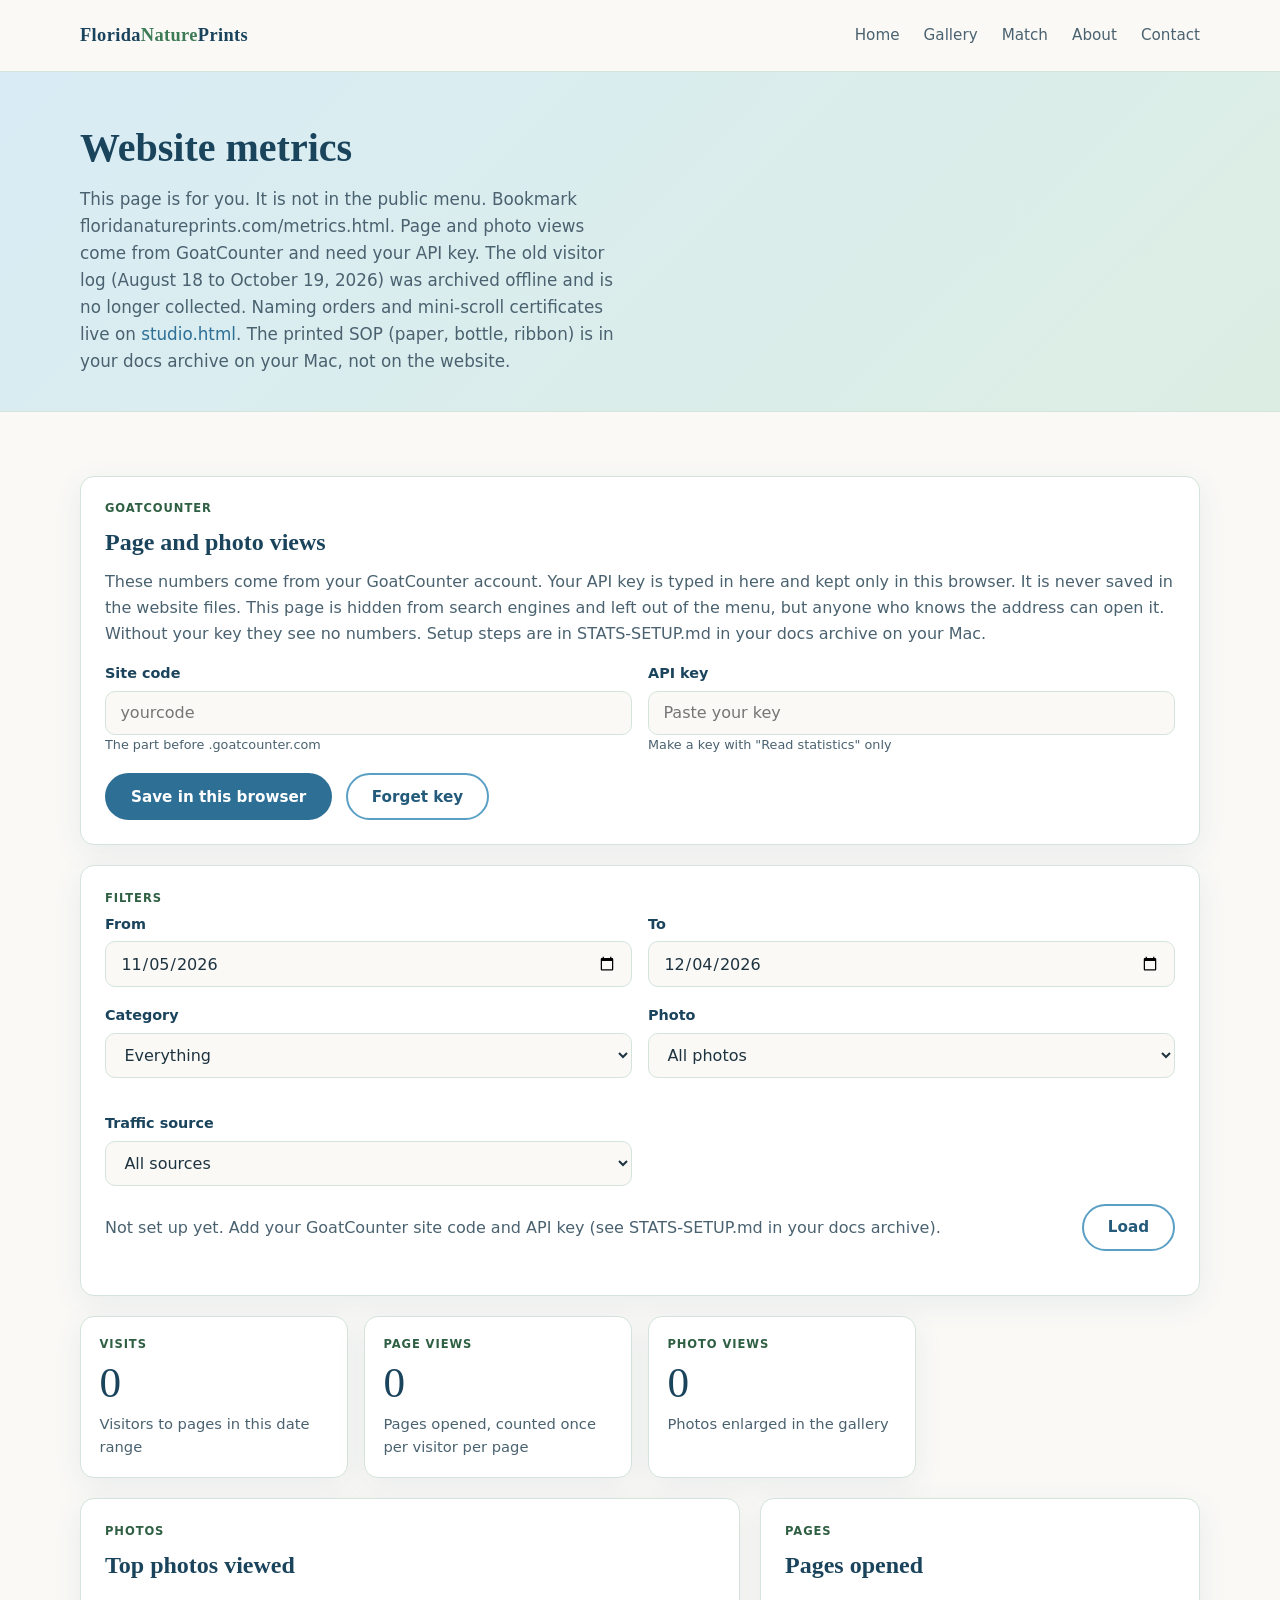
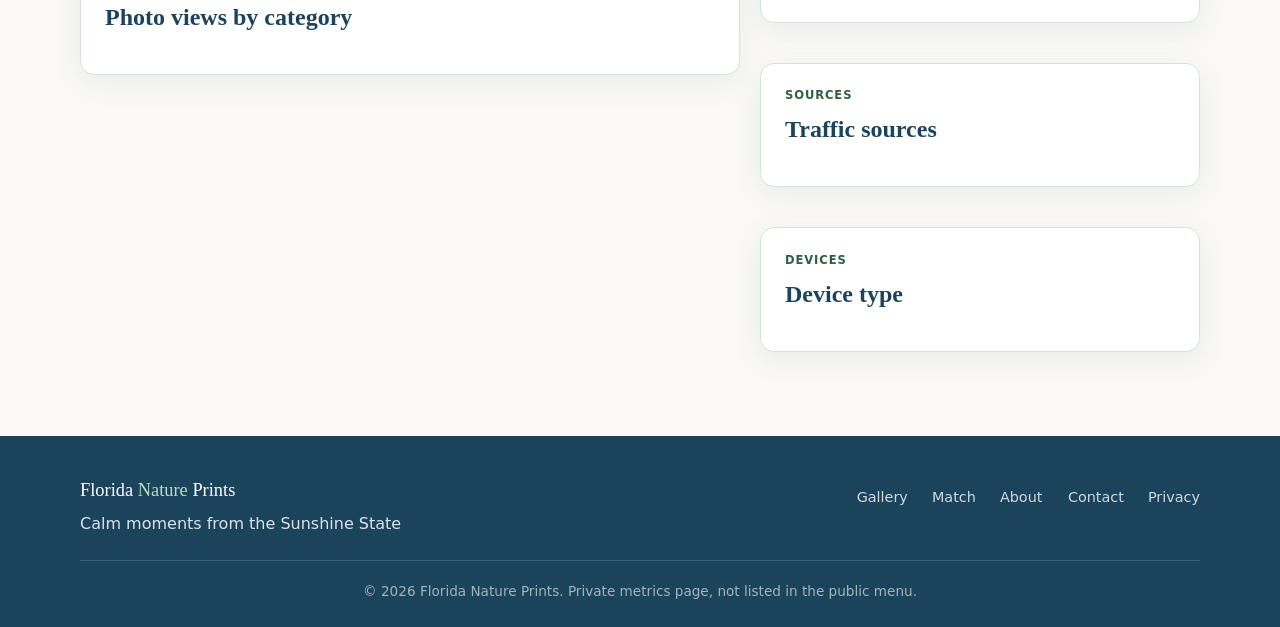
<file: metrics.html>
<!DOCTYPE html>
<html lang="en" class="selling-off">
  <head>
    <meta charset="UTF-8" />
    <meta name="viewport" content="width=device-width, initial-scale=1" />
    <meta name="robots" content="noindex,nofollow" />
    <title>Website metrics | Florida Nature Prints</title>
    <meta
      name="description"
      content="Private visitor counts for Florida Nature Prints."
    />
    <link rel="stylesheet" href="css/styles.css?v=p7" />
  </head>
  <body>
    <header class="site-header">
      <div class="container nav-inner">
        <a href="index.html" class="logo" data-business-name
          >Florida <span>Nature</span> Prints</a
        >
        <button
          class="nav-toggle"
          type="button"
          aria-label="Open menu"
          aria-expanded="false"
        >
          <svg viewBox="0 0 24 24" fill="none" stroke="currentColor" stroke-width="2">
            <path d="M4 6h16M4 12h16M4 18h16" />
          </svg>
        </button>
        <ul class="nav-links">
          <li><a href="index.html">Home</a></li>
          <li><a href="gallery.html">Gallery</a></li>
          <li data-sell><a href="shop.html">Shop</a></li>
          <li data-sell><a href="name.html">Name</a></li>
          <li><a href="game.html">Match</a></li>
          <li><a href="about.html">About</a></li>
          <li><a href="contact.html">Contact</a></li>
        </ul>
      </div>
    </header>

    <main>
      <div class="page-hero">
        <div class="container">
          <h1>Website metrics</h1>
          <p>
            This page is for you. It is not in the public menu. Bookmark
            floridanatureprints.com/metrics.html. Page and photo views come
            from GoatCounter and need your API key. The old visitor log
            (August 18 to October 19, 2026) was archived offline and is no
            longer collected. Naming orders
            and mini-scroll certificates live on
            <a href="studio.html">studio.html</a>.
            The printed SOP (paper, bottle, ribbon) is in your docs archive on
            your Mac, not on the website.
          </p>
        </div>
      </div>

      <section class="section" id="gc-panel">
        <div class="container">
          <div class="metrics-panel">
            <p class="metrics-kicker">GoatCounter</p>
            <h2>Page and photo views</h2>
            <p class="metrics-note">
              These numbers come from your GoatCounter account. Your API key is
              typed in here and kept only in this browser. It is never saved in
              the website files. This page is hidden from search engines and
              left out of the menu, but anyone who knows the address can open
              it. Without your key they see no numbers. Setup steps are in
              STATS-SETUP.md in your docs archive on your Mac.
            </p>
            <div class="form-row">
              <div class="form-group">
                <label for="gc-code">Site code</label>
                <input id="gc-code" type="text" autocomplete="off" placeholder="yourcode" />
                <p class="hint">The part before .goatcounter.com</p>
              </div>
              <div class="form-group">
                <label for="gc-key">API key</label>
                <input id="gc-key" type="password" autocomplete="off" placeholder="Paste your key" />
                <p class="hint">Make a key with "Read statistics" only</p>
              </div>
            </div>
            <div class="metrics-toolbar-actions">
              <button id="gc-save" class="btn btn-primary" type="button">Save in this browser</button>
              <button id="gc-forget" class="btn btn-outline" type="button">Forget key</button>
            </div>
          </div>

          <div class="metrics-panel">
            <p class="metrics-kicker">Filters</p>
            <div class="form-row">
              <div class="form-group">
                <label for="gc-from">From</label>
                <input id="gc-from" type="date" />
              </div>
              <div class="form-group">
                <label for="gc-to">To</label>
                <input id="gc-to" type="date" />
              </div>
            </div>
            <div class="form-row">
              <div class="form-group">
                <label for="gc-category">Category</label>
                <select id="gc-category"></select>
              </div>
              <div class="form-group">
                <label for="gc-photo">Photo</label>
                <select id="gc-photo"></select>
              </div>
              <div class="form-group">
                <label for="gc-source">Traffic source</label>
                <select id="gc-source"><option value="">All sources</option></select>
              </div>
            </div>
            <div class="metrics-toolbar">
              <p id="gc-status" class="metrics-status">Not set up yet.</p>
              <div class="metrics-toolbar-actions">
                <button id="gc-load" class="btn btn-outline" type="button">Load</button>
              </div>
            </div>
          </div>

          <div class="metrics-stats" aria-label="GoatCounter totals">
            <article class="metrics-stat">
              <p class="metrics-kicker">Visits</p>
              <p id="gc-visits" class="metrics-stat-num">0</p>
              <p>Visitors to pages in this date range</p>
            </article>
            <article class="metrics-stat">
              <p class="metrics-kicker">Page views</p>
              <p id="gc-pageviews" class="metrics-stat-num">0</p>
              <p>Pages opened, counted once per visitor per page</p>
            </article>
            <article class="metrics-stat">
              <p class="metrics-kicker">Photo views</p>
              <p id="gc-photoviews" class="metrics-stat-num">0</p>
              <p>Photos enlarged in the gallery</p>
            </article>
          </div>

          <div class="metrics-split">
            <div class="metrics-panel">
              <p class="metrics-kicker">Photos</p>
              <h2>Top photos viewed</h2>
              <div id="gc-top-photos" class="metrics-bars"></div>
              <h2>Photo views by category</h2>
              <div id="gc-categories" class="metrics-bars"></div>
            </div>
            <div class="metrics-side">
              <div class="metrics-panel">
                <p class="metrics-kicker">Pages</p>
                <h2>Pages opened</h2>
                <div id="gc-pages" class="metrics-bars"></div>
              </div>
              <div class="metrics-panel">
                <p class="metrics-kicker">Sources</p>
                <h2>Traffic sources</h2>
                <div id="gc-sources" class="metrics-bars"></div>
              </div>
              <div class="metrics-panel" id="gc-source-panel" hidden>
                <p class="metrics-kicker">From <span id="gc-source-name"></span></p>
                <h2>What they opened</h2>
                <div id="gc-source-detail" class="metrics-bars"></div>
              </div>
              <div class="metrics-panel">
                <p class="metrics-kicker">Devices</p>
                <h2>Device type</h2>
                <div id="gc-devices" class="metrics-bars"></div>
              </div>
            </div>
          </div>
        </div>
      </section>
    </main>

    <footer class="site-footer">
      <div class="container">
        <div class="footer-inner">
          <div>
            <div class="footer-brand" data-business-name>
              Florida <span>Nature</span> Prints
            </div>
            <p data-tagline>Calm moments from the Sunshine State</p>
          </div>
          <ul class="footer-links">
            <li><a href="gallery.html">Gallery</a></li>
            <li data-sell><a href="shop.html">Shop</a></li>
            <li data-sell><a href="name.html">Name</a></li>
            <li><a href="game.html">Match</a></li>
            <li><a href="about.html">About</a></li>
            <li><a href="contact.html">Contact</a></li>
            <li><a href="privacy.html">Privacy</a></li>
          </ul>
        </div>
        <div class="footer-bottom">
          &copy; <span id="year"></span>
          <span data-business-name>Florida Nature Prints</span>. Private metrics
          page, not listed in the public menu.
        </div>
      </div>
    </footer>

    <script>
      document.getElementById("year").textContent = new Date().getFullYear();
    </script>
    <script src="js/config.js?v=p7"></script>
    <script src="js/selling.js?v=p7"></script>
    <script src="js/main.js?v=p7"></script>
    <script src="js/stats-gc.js?v=p7"></script>
  </body>
</html>
</file>
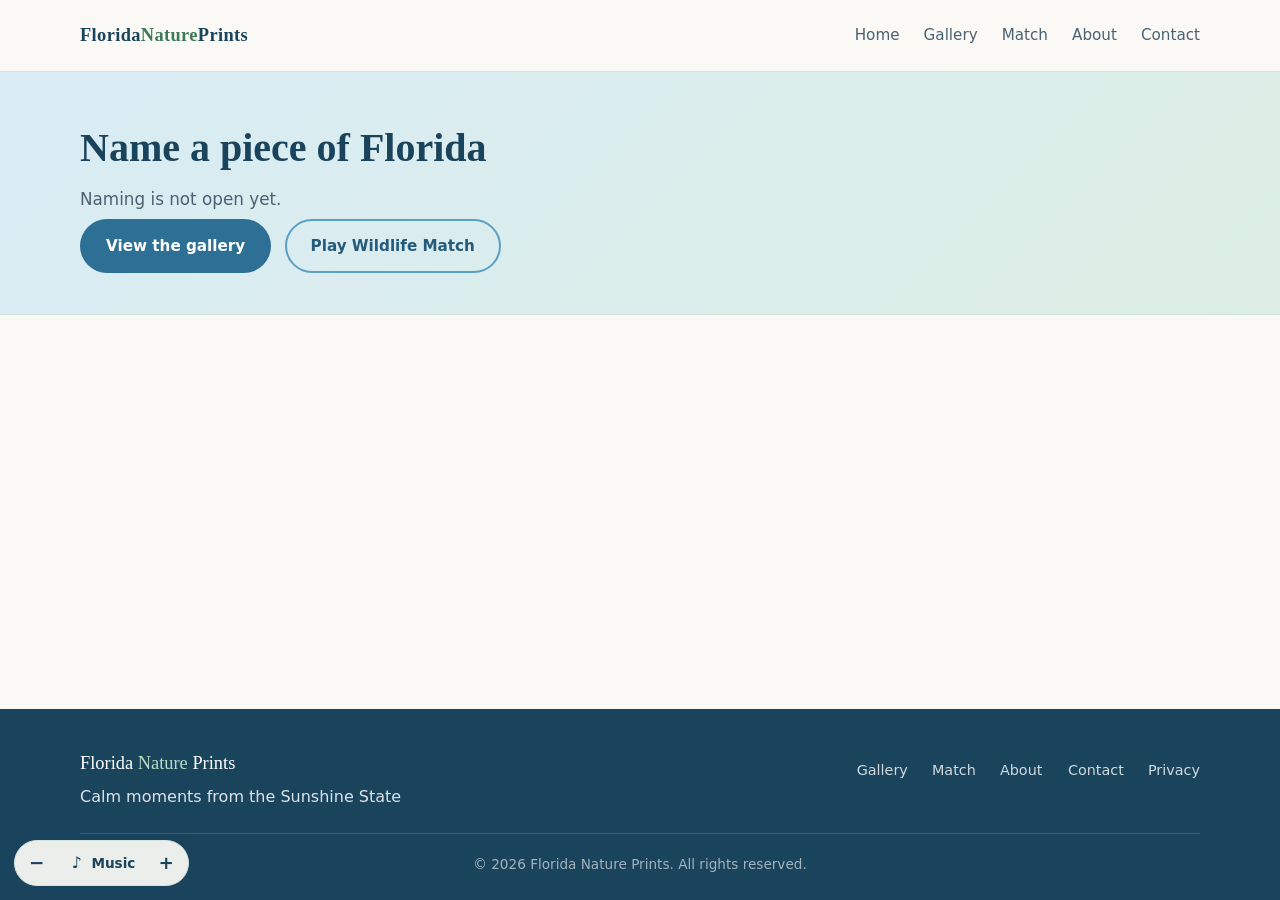
<file: name.html>
<!DOCTYPE html>
<html lang="en" class="selling-off">
  <head>
    <meta charset="UTF-8" />
    <meta name="viewport" content="width=device-width, initial-scale=1" />
    <title>Name a piece of Florida | Florida Nature Prints</title>
    <meta
      name="description"
      content="Naming page for Florida Nature Prints."
    />
    <link rel="stylesheet" href="css/styles.css?v=p7" />
    <link rel="stylesheet" href="css/naming.css?v=p7" />
  </head>
  <body data-page="naming">
    <header class="site-header">
      <div class="container nav-inner">
        <a href="index.html" class="logo" data-business-name
          >Florida <span>Nature</span> Prints</a
        >
        <button
          class="nav-toggle"
          type="button"
          aria-label="Open menu"
          aria-expanded="false"
        >
          <svg viewBox="0 0 24 24" fill="none" stroke="currentColor" stroke-width="2">
            <path d="M4 6h16M4 12h16M4 18h16" />
          </svg>
        </button>
        <ul class="nav-links">
          <li><a href="index.html">Home</a></li>
          <li><a href="gallery.html">Gallery</a></li>
          <li data-sell><a href="shop.html">Shop</a></li>
          <li data-sell><a href="name.html" class="active">Name</a></li>
          <li><a href="game.html">Match</a></li>
          <li><a href="about.html">About</a></li>
          <li><a href="contact.html">Contact</a></li>
        </ul>
      </div>
    </header>

    <main>
      <section class="page-hero sell-off-only">
        <div class="container">
          <h1>Name a piece of Florida</h1>
          <p>Naming is not open yet.</p>
          <p>
            <a class="btn btn-primary" href="gallery.html">View the gallery</a>
            <a class="btn btn-outline" href="game.html">Play Wildlife Match</a>
          </p>
        </div>
      </section>
      <div data-sell>

      <div class="page-hero">
        <div class="container naming-hero">
          <div class="naming-hero-copy">
            <p class="keep-kicker">Name them · pay for them · keep them</p>
            <h1>You name them. You keep them.</h1>
            <p>
              Three real Florida shark teeth for $8. You choose the names: a
              Greek god, a One Piece pirate, King Arthur’s horse, your kids,
              anyone. We photograph each tooth, print a tiny certificate,
              roll it with a bow, and mail the teeth to you in a small glass
              bottle.
            </p>
            <p class="keep-example">
              Sample:
              <em>Poseidon</em>,
              <em>Luffy</em> &amp;
              <em>Llamrei</em>.
            </p>
            <p>
              <a class="btn btn-primary" href="#order">Name 3 shark teeth: $8</a>
            </p>
          </div>
          <div class="naming-hero-photo">
            <img
              src="images/souvenirs/named-trio-sample.jpg"
              alt="Sample of three named Florida shark teeth: Poseidon, Luffy, and Llamrei" loading="lazy" decoding="async" width="1024" height="1024" />
          </div>
        </div>
      </div>

      <section class="section">
        <div class="container">
          <div class="section-header">
            <h2>Choose what to name</h2>
            <p>Tap a card to begin. You can change your mind in the form.</p>
          </div>
          <div class="naming-offers" id="naming-offers">
            <!-- Filled by naming.js -->
          </div>
        </div>
      </section>

      <section class="section section-alt">
        <div class="container">
          <div class="section-header">
            <h2>How it works</h2>
          </div>
          <div class="naming-steps">
            <article class="naming-step">
              <span>1</span>
              <img
                class="naming-step-img"
                src="images/naming/step-1-choose.jpg"
                alt="Shark teeth, a hibiscus, and a gallery sunset" loading="lazy" decoding="async" width="992" height="336" />
              <p>Choose shark teeth, a hibiscus, or a gallery photo, and the names.</p>
            </article>
            <div class="naming-step-arrow" aria-hidden="true">→</div>
            <article class="naming-step">
              <span>2</span>
              <img
                class="naming-step-img is-scroll"
                src="images/naming/step-2-scroll.jpg"
                alt="Sample 2 by 3.5 mini-scroll named Poseidon, Luffy, and Llamrei" loading="lazy" decoding="async" width="280" height="490" />
              <p>Pick one of ten designs, all the same 2″ × 3.5″ mini-scroll, made to roll into the bottle.</p>
            </article>
            <div class="naming-step-arrow" aria-hidden="true">→</div>
            <article class="naming-step">
              <span>3</span>
              <img
                class="naming-step-img"
                src="images/naming/step-3-named.jpg"
                alt="Each tooth photographed with its name" loading="lazy" decoding="async" width="320" height="320" />
              <p>We photograph the piece with its name and print your mini-scroll.</p>
            </article>
            <div class="naming-step-arrow" aria-hidden="true">→</div>
            <article class="naming-step">
              <span>4</span>
              <img
                class="naming-step-img"
                src="images/naming/step-4-bottle.jpg"
                alt="Teeth and a rolled certificate tied with a bow in a small cork bottle" loading="lazy" decoding="async" width="1024" height="1024" />
              <p>
                Teeth go in a small tall glass bottle with the rolled
                certificate and a bow. Gallery names stay in Named by You.
              </p>
            </article>
          </div>
        </div>
      </section>

      <section class="section" id="order">
        <div class="container naming-layout">
          <div class="form-card">
            <h2>Name it</h2>
            <p class="form-intro">
              I’ll receive this by email so I can prepare your names, photos,
              and certificate.
            </p>
            <div id="naming-message" class="form-message" role="status"></div>

            <form id="naming-form" novalidate>
              <div class="setup-notice" style="display: none">
                Order email is not configured yet.
              </div>

              <input type="hidden" name="product_type" id="naming-kind" value="teeth" />
              <input type="hidden" name="certificate_design" id="naming-design" value="shell-ivory" />
              <input type="hidden" name="hibiscus_id" id="naming-hibiscus" value="" />
              <input type="hidden" name="photo_title" id="naming-photo" value="" />

              <div class="form-group">
                <label>What are you naming?</label>
                <p class="hint" id="naming-kind-label">Name 3 Shark Teeth: $8</p>
              </div>

              <div id="names-group">
                <div class="form-group">
                  <label for="name-one">Name 1</label>
                  <input id="name-one" name="name_1" type="text" maxlength="32" required placeholder="Poseidon" />
                </div>
                <div class="form-group" id="name-two-wrap">
                  <label for="name-two">Name 2</label>
                  <input id="name-two" name="name_2" type="text" maxlength="32" placeholder="Luffy" />
                </div>
                <div class="form-group" id="name-three-wrap">
                  <label for="name-three">Name 3</label>
                  <input id="name-three" name="name_3" type="text" maxlength="32" placeholder="Llamrei" />
                </div>
              </div>

              <div class="form-group" id="hibiscus-group" hidden>
                <label>Which hibiscus?</label>
                <div class="picker-grid" id="hibiscus-picker"></div>
              </div>

              <div class="form-group" id="photo-group" hidden>
                <label for="photo-search">Which gallery photo?</label>
                <input id="photo-search" type="search" placeholder="Search birds, gators, sunsets…" />
                <div class="picker-grid" id="photo-picker"></div>
              </div>

              <div class="form-group">
                <label>Certificate design</label>
                <p class="hint">
                  All ten print on the same 2″ × 3.5″ mini-scroll (business-card
                  size). Roll it, tie a bow, and it slips into the bottle with
                  the teeth.
                </p>
                <div class="design-grid" id="design-grid"></div>
              </div>

              <div class="form-group" id="delivery-group" hidden>
                <label for="naming-delivery">How would you like the name used?</label>
                <select id="naming-delivery" name="delivery">
                  <option value="digital">
                    Digital only: keep it in the gallery under this name ($3)
                  </option>
                  <option value="print-addon">
                    Name it on a print I order (print price + $3)
                  </option>
                </select>
                <p class="hint" id="delivery-hint">
                  Digital only means the photo stays in Named by You. We do not
                  email a personalized file.
                </p>
              </div>

              <div class="totals-line" id="naming-totals">
                <strong>Total due after you submit: $8 + shipping</strong>
                <p>Teeth ship in a small bottle, certificate rolled with a bow, inside a padded mailer.</p>
              </div>

              <div class="form-group">
                <label for="order-name">Your name</label>
                <input id="order-name" name="name" type="text" autocomplete="name" required placeholder="Jane Smith" />
              </div>
              <div class="form-group">
                <label for="order-email">Email</label>
                <input id="order-email" name="email" type="email" autocomplete="email" required placeholder="you@email.com" />
              </div>
              <div class="form-group">
                <label for="order-phone">Phone <span class="hint">(recommended)</span></label>
                <input id="order-phone" name="phone" type="tel" autocomplete="tel" placeholder="(555) 123-4567" />
              </div>

              <div id="shipping-fields">
                <div class="form-group">
                  <label for="order-address">Shipping street address</label>
                  <input id="order-address" name="address" type="text" autocomplete="street-address" placeholder="123 Palm Ave" />
                </div>
                <div class="form-row">
                  <div class="form-group">
                    <label for="order-city">City</label>
                    <input id="order-city" name="city" type="text" autocomplete="address-level2" placeholder="Tampa" />
                  </div>
                  <div class="form-group">
                    <label for="order-state">State</label>
                    <input id="order-state" name="state" type="text" autocomplete="address-level1" placeholder="FL" />
                  </div>
                </div>
                <div class="form-group">
                  <label for="order-zip">ZIP code</label>
                  <input id="order-zip" name="zip" type="text" autocomplete="postal-code" placeholder="33601" />
                </div>
              </div>

              <div class="form-group">
                <label>
                  <input type="checkbox" name="show_first_name" value="yes" />
                  Show my first name on the Named by You gallery
                  <span class="hint">(optional, we never post your address)</span>
                </label>
              </div>

              <div class="form-group">
                <label for="order-notes">Notes <span class="hint">(optional)</span></label>
                <textarea id="order-notes" name="notes" placeholder="A gift message, a story behind the names…"></textarea>
              </div>

              <button class="btn btn-primary btn-block" type="submit">
                Submit naming details
              </button>
              <p class="form-after-submit">
                Next: use a payment button so I can match your payment to this
                order.
              </p>
            </form>

            <div class="payment-box" id="payment-box">
              <h3>Payment options</h3>
              <p id="payment-note-text">TBA</p>
              <div class="payment-buttons">
                <a
                  id="stripe-payment-btn"
                  class="btn btn-payment"
                  href="#"
                  target="_blank"
                  rel="noopener noreferrer"
                >
                  Pay with Stripe (card)
                </a>
              </div>
              <p class="payment-note">TBA</p>
            </div>
          </div>

          <aside class="naming-preview-col">
            <h2>Your mini certificate</h2>
            <p>
              Actual size: 2″ × 3.5″. Roll it along the long edge, tie a little
              bow, and it fits in the bottle with the teeth.
            </p>
            <div class="cert-stage">
              <div class="cert-scale" id="cert-live"></div>
            </div>
          </aside>
        </div>
      </section>

      <section class="section section-green" id="named-by-you">
        <div class="container">
          <div class="section-header">
            <h2>Named by You</h2>
            <p>A rotating gallery of teeth, blooms, and photographs that now have names.</p>
          </div>
          <div class="named-strip" id="named-gallery"></div>
        </div>
      </section>
      </div>
    </main>

    <footer class="site-footer">
      <div class="container">
        <div class="footer-inner">
          <div>
            <div class="footer-brand" data-business-name>
              Florida <span>Nature</span> Prints
            </div>
            <p data-tagline>Calm moments from the Sunshine State</p>
          </div>
          <ul class="footer-links">
            <li><a href="gallery.html">Gallery</a></li>
            <li data-sell><a href="shop.html">Shop</a></li>
            <li data-sell><a href="name.html">Name</a></li>
            <li><a href="game.html">Match</a></li>
            <li><a href="about.html">About</a></li>
            <li><a href="contact.html">Contact</a></li>
            <li><a href="privacy.html">Privacy</a></li>
          </ul>
        </div>
        <div class="footer-bottom">
          &copy; <span id="year"></span>
          <span data-business-name>Florida Nature Prints</span>. All rights
          reserved.
        </div>
      </div>
    </footer>

    <script>
      document.getElementById("year").textContent = new Date().getFullYear();
    </script>
    <script src="js/config.js?v=p7"></script>
    <script src="js/selling.js?v=p7"></script>
    <script src="js/main.js?v=p7"></script>
    <script src="js/certificates.js?v=p7"></script>
    <script src="js/named-registry.js?v=p7"></script>
    <script src="js/naming.js?v=p7"></script>
  </body>
</html>
</file>
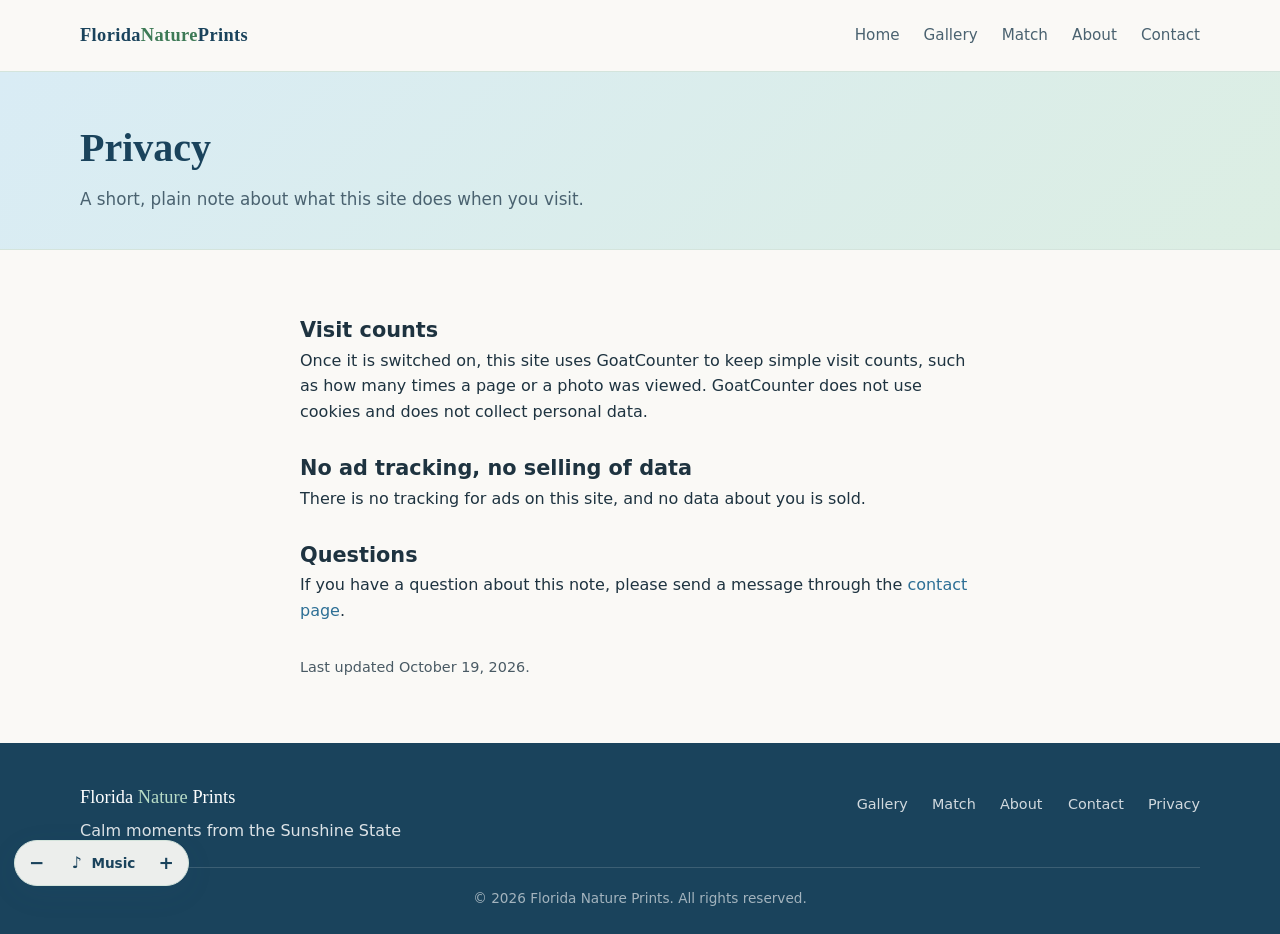
<file: privacy.html>
<!DOCTYPE html>
<html lang="en" class="selling-off">
 <head>
 <meta charset="UTF-8" />
 <meta name="viewport" content="width=device-width, initial-scale=1" />
 <title>Privacy | Florida Nature Prints</title>
 <meta
 name="description"
 content="A short, plain note about visit counts and privacy on Florida Nature Prints."
 />
 <link rel="stylesheet" href="css/styles.css?v=p7" />
 </head>
 <body>
 <header class="site-header">
 <div class="container nav-inner">
 <a href="index.html" class="logo" data-business-name
 >Florida <span>Nature</span> Prints</a
 >
 <button
 class="nav-toggle"
 type="button"
 aria-label="Open menu"
 aria-expanded="false"
 >
 <svg viewBox="0 0 24 24" fill="none" stroke="currentColor" stroke-width="2">
 <path d="M4 6h16M4 12h16M4 18h16" />
 </svg>
 </button>
 <ul class="nav-links">
 <li><a href="index.html">Home</a></li>
 <li><a href="gallery.html">Gallery</a></li>
 <li data-sell><a href="shop.html">Shop</a></li>
 <li data-sell><a href="name.html">Name</a></li>
 <li><a href="game.html">Match</a></li>
 <li><a href="about.html">About</a></li>
 <li><a href="contact.html">Contact</a></li>
 </ul>
 </div>
 </header>

 <main>
<div class="page-hero">
<div class="container">
<h1>Privacy</h1>
<p>A short, plain note about what this site does when you visit.</p>
</div>
</div>

<section class="section">
<div class="container privacy-text">
<h2>Visit counts</h2>
<p>
Once it is switched on, this site uses GoatCounter to keep simple visit
counts, such as how many times a page or a photo was viewed. GoatCounter
does not use cookies and does not collect personal data.
</p>
<h2>No ad tracking, no selling of data</h2>
<p>
There is no tracking for ads on this site, and no data about you is sold.
</p>
<h2>Questions</h2>
<p>
If you have a question about this note, please send a message through the
<a href="contact.html">contact page</a>.
</p>
<p class="privacy-updated">Last updated October 19, 2026.</p>
</div>
</section>
</main>

 <footer class="site-footer">
 <div class="container">
 <div class="footer-inner">
 <div>
 <div class="footer-brand" data-business-name>
 Florida <span>Nature</span> Prints
 </div>
 <p data-tagline>Calm moments from the Sunshine State</p>
 </div>
 <ul class="footer-links">
 <li><a href="gallery.html">Gallery</a></li>
 <li data-sell><a href="shop.html">Shop</a></li>
 <li data-sell><a href="name.html">Name</a></li>
 <li><a href="game.html">Match</a></li>
 <li><a href="about.html">About</a></li>
 <li><a href="contact.html">Contact</a></li>
 <li><a href="privacy.html">Privacy</a></li>
 </ul>
 </div>
 <div class="footer-bottom">
 &copy; <span id="year"></span>
 <span data-business-name>Florida Nature Prints</span>. All rights
 reserved.
 </div>
 </div>
 </footer>

 <script>
 document.getElementById("year").textContent = new Date().getFullYear();
 </script>
 <script src="js/config.js?v=p7"></script>
 <script src="js/selling.js?v=p7"></script>
 <script src="js/main.js?v=p7"></script>
 </body>
</html>
</file>
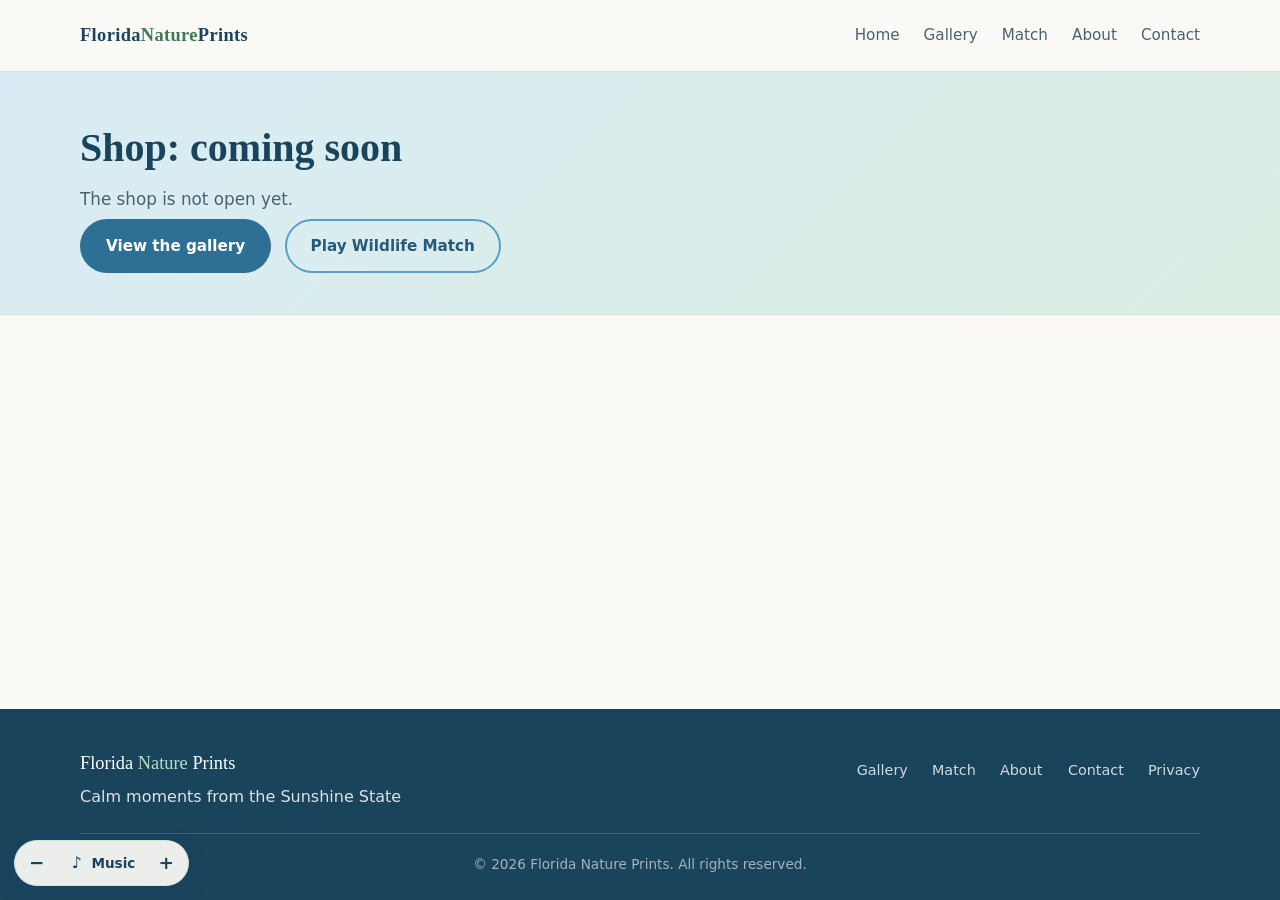
<file: shop.html>
<!DOCTYPE html>
<html lang="en" class="selling-off">
  <head>
    <meta charset="UTF-8" />
    <meta name="viewport" content="width=device-width, initial-scale=1" />
    <title>Shop: coming soon | Florida Nature Prints</title>
    <meta
      name="description"
      content="The Florida Nature Prints shop is coming soon."
    />
    <link rel="stylesheet" href="css/styles.css?v=p7" />
  </head>
  <body>
    <header class="site-header">
      <div class="container nav-inner">
        <a href="index.html" class="logo" data-business-name
          >Florida <span>Nature</span> Prints</a
        >
        <button
          class="nav-toggle"
          type="button"
          aria-label="Open menu"
          aria-expanded="false"
        >
          <svg viewBox="0 0 24 24" fill="none" stroke="currentColor" stroke-width="2">
            <path d="M4 6h16M4 12h16M4 18h16" />
          </svg>
        </button>
        <ul class="nav-links">
          <li><a href="index.html">Home</a></li>
          <li><a href="gallery.html">Gallery</a></li>
          <li data-sell><a href="shop.html" class="active">Shop</a></li>
          <li data-sell><a href="name.html">Name</a></li>
          <li><a href="game.html">Match</a></li>
          <li><a href="about.html">About</a></li>
          <li><a href="contact.html">Contact</a></li>
        </ul>
      </div>
    </header>

    <main>
      <section class="page-hero sell-off-only">
        <div class="container">
          <h1>Shop: coming soon</h1>
          <p>The shop is not open yet.</p>
          <p>
            <a class="btn btn-primary" href="gallery.html">View the gallery</a>
            <a class="btn btn-outline" href="game.html">Play Wildlife Match</a>
          </p>
        </div>
      </section>
      <div data-sell>

      <div class="page-hero">
        <div class="container">
          <h1>Shop: prints, mugs &amp; shark teeth</h1>
          <p>
            Choose a Florida scene for a fine art print or a 12 oz photo mug,
            add a jar of 15 fossil shark teeth, or
            <a href="name.html">name three teeth, a hibiscus, or a photo</a>.
            Send your order details, then pay securely.
          </p>
        </div>
      </div>

      <section class="section section-alt">
        <div class="container">
          <div class="section-header">
            <h2>What you can order</h2>
            <p>Same photos from the gallery, on your wall or in your hands.</p>
          </div>
          <div class="product-type-cards">
            <article class="product-type-card">
              <div class="product-type-icon" aria-hidden="true">🖼️</div>
              <h3>Fine art prints</h3>
              <p>
                Unframed photo prints in ready sizes. Soft coastal light,
                wetlands, birds, and gators. 16×20 and 20×30 are custom orders.
              </p>
              <ul class="size-list" id="size-list">
                <!-- Filled by main.js -->
              </ul>
            </article>
            <article class="product-type-card is-featured">
              <div class="product-type-badge">New</div>
              <div class="product-type-icon" aria-hidden="true">☕</div>
              <h3>Photo mugs</h3>
              <p>
                Regular <strong>12 oz ceramic mugs</strong> printed with your
                favorite Florida scene on a Circuit mug printer: simple,
                personal, and ready for coffee or tea.
              </p>
              <ul class="size-list" id="mug-size-list">
                <!-- Filled by main.js -->
              </ul>
            </article>
            <article class="product-type-card">
              <div class="product-type-icon" aria-hidden="true">🦈</div>
              <h3>Shark teeth</h3>
              <p>
                One souvenir for now: fifteen fossil teeth of mixed sizes in a
                small glass jar. $20 plus shipping.
              </p>
              <ul class="size-list" id="souvenir-size-list">
                <!-- Filled by main.js -->
              </ul>
            </article>
            <article class="product-type-card is-featured">
              <div class="product-type-badge">New</div>
              <div class="product-type-icon" aria-hidden="true">✦</div>
              <h3>Name a piece of Florida</h3>
              <p>
                Name three real shark teeth ($8), a hibiscus ($4), or a gallery
                photo ($3). Each name is printed on a 2×3.5 mini-scroll that rolls into the bottle with a bow.
              </p>
              <p>
                <a class="btn btn-primary" href="name.html">Open the naming page</a>
              </p>
            </article>
          </div>
        </div>
      </section>

      <section class="section" id="souvenirs">
        <div class="container">
          <div class="section-header">
            <h2>Shark teeth</h2>
            <p>
              A small glass jar of 15 mixed-size fossil teeth. $20 plus shipping.
              Finish Wildlife Match to earn one as a gift.
            </p>
          </div>
          <div class="souvenir-grid" id="souvenir-grid">
            <!-- Filled by main.js -->
          </div>
        </div>
      </section>

      <section class="keep-band" id="naming">
        <div class="container keep-band-grid">
          <div class="keep-band-photo">
            <img
              src="images/souvenirs/named-trio-sample.jpg"
              alt="Sample: Poseidon, Luffy, and Llamrei, three named Florida shark teeth" loading="lazy" decoding="async" width="1024" height="1024" />
          </div>
          <div class="keep-band-copy">
            <p class="keep-kicker">New · $8</p>
            <h2>You name them.<br />You pay for them.<br />You keep them.</h2>
            <p>
              Three real Florida shark teeth. You choose the names, we
              photograph each one, and they come home in a small bottle with a
              tiny certificate rolled and tied with a bow.
            </p>
            <p class="keep-example">
              This sample: <em>Poseidon</em>, <em>Luffy</em> &amp;
              <em>Llamrei</em>.
            </p>
            <a class="btn btn-primary" href="name.html?kind=teeth"
              >Name 3 shark teeth: $8</a
            >
          </div>
        </div>
      </section>

      <section class="section">
        <div class="container shop-layout">
          <div class="shop-info">
            <h2>How ordering works</h2>
            <ol class="order-steps">
              <li>
                <strong>Pick product type</strong>: print, mug, or a jar of
                shark teeth.
              </li>
              <li>
                <strong>Choose a scene or souvenir</strong> from the gallery
                photos, then size / mug style, or pick the shark tooth jar.
              </li>
              <li>
                <strong>Enter shipping details</strong> and submit the form so I
                get your order by <strong>email</strong>
                <span id="sms-alert-note"></span>.
              </li>
              <li>
                <strong>Pay securely</strong> with Stripe (and optional PayPal /
                Venmo if listed).
              </li>
            </ol>

            <div class="notify-box">
              <h3>Order updates</h3>
              <p class="notify-box-tip" id="notify-status">TBA</p>
            </div>

            <div class="shipping-box" id="shipping-box">
              <h3>Shipping &amp; packaging</h3>
              <p class="shipping-lead" id="shipping-lead">
                <!-- Filled by main.js -->
              </p>
              <div class="shipping-tube" id="shipping-tube">
                <!-- Filled by main.js -->
              </div>
              <table class="shipping-table" id="shipping-table">
                <thead>
                  <tr>
                    <th>Item</th>
                    <th>Packaging</th>
                    <th>Postage (est.)</th>
                    <th>Flat fee</th>
                  </tr>
                </thead>
                <tbody>
                  <!-- Filled by main.js -->
                </tbody>
              </table>
              <p class="shipping-note" id="shipping-note"></p>
            </div>

            <div class="payment-box" id="payment-box">
              <h3>Payment options</h3>
              <p id="payment-note-text">TBA</p>
              <div class="payment-buttons" id="payment-buttons">
                <a
                  id="stripe-payment-btn"
                  class="btn btn-payment"
                  href="#"
                  target="_blank"
                  rel="noopener noreferrer"
                >
                  Pay with Stripe (card)
                </a>
                <a
                  id="paypal-payment-btn"
                  class="btn btn-payment btn-payment-alt"
                  href="#"
                  target="_blank"
                  rel="noopener noreferrer"
                  hidden
                >
                  Pay with PayPal
                </a>
                <a
                  id="venmo-payment-btn"
                  class="btn btn-payment btn-payment-alt"
                  href="#"
                  target="_blank"
                  rel="noopener noreferrer"
                  hidden
                >
                  Pay with Venmo
                </a>
              </div>
              <p class="payment-note">TBA</p>
            </div>
          </div>

          <div class="form-card">
            <h2>Order form</h2>
            <p class="form-intro">
              I’ll receive this by email (and text if SMS is set up) so I can
              prepare and ship your print, mug, or souvenir.
            </p>

            <div id="order-message" class="form-message" role="status"></div>

            <form id="order-form" novalidate>
              <div class="setup-notice" style="display: none">
                Order email is not configured yet.
              </div>

              <div class="form-group">
                <label for="order-product">Product type</label>
                <select id="order-product" name="product_type" required>
                  <option value="print">Fine art print</option>
                  <option value="mug">12 oz photo mug</option>
                  <option value="souvenir">Jar of 15 shark teeth</option>
                </select>
              </div>

              <div class="form-group" id="order-print-group">
                <label for="order-print">Which scene / photo?</label>
                <select id="order-print" name="print" required>
                  <option value="">Choose a scene…</option>
                </select>
              </div>

              <div class="form-group" id="order-size-group">
                <label for="order-size">Print size</label>
                <select id="order-size" name="size">
                  <option value="">Choose a size…</option>
                </select>
              </div>

              <div class="form-group" id="order-name-print-group">
                <label>
                  <input
                    type="checkbox"
                    id="order-name-print"
                    name="name_the_print"
                    value="yes"
                  />
                  Name this print
                  <span class="hint">(+ $3)</span>
                </label>
                <p class="hint">
                  The name is printed with your order and listed in Named by
                  You. We do not email a separate personalized file. Digital
                  gallery-only naming is $3 on the
                  <a href="name.html?kind=photo">Name page</a>.
                </p>
                <input
                  id="order-print-given-name"
                  name="print_given_name"
                  type="text"
                  maxlength="32"
                  placeholder="The name you choose"
                  hidden
                  style="margin-top: 0.5rem"
                />
              </div>

              <div class="form-group" id="order-mug-group" hidden>
                <label for="order-mug">Mug</label>
                <select id="order-mug" name="mug_style">
                  <option value="">Choose…</option>
                </select>
              </div>

              <div class="form-group" id="order-souvenir-group" hidden>
                <label for="order-souvenir">Souvenir</label>
                <select id="order-souvenir" name="souvenir">
                  <option value="">Choose a souvenir…</option>
                </select>
              </div>

              <div class="order-shipping-estimate" id="order-shipping-estimate" hidden>
                <strong>Flat shipping fee</strong>
                <span id="order-shipping-amount">-</span>
                <p id="order-shipping-detail"></p>
              </div>

              <div class="form-group">
                <label for="order-name">Full name</label>
                <input
                  id="order-name"
                  name="name"
                  type="text"
                  autocomplete="name"
                  required
                  placeholder="Jane Smith"
                />
              </div>

              <div class="form-group">
                <label for="order-email">Email</label>
                <input
                  id="order-email"
                  name="email"
                  type="email"
                  autocomplete="email"
                  required
                  placeholder="you@email.com"
                />
              </div>

              <div class="form-group">
                <label for="order-phone"
                  >Phone <span class="hint">(recommended)</span></label
                >
                <input
                  id="order-phone"
                  name="phone"
                  type="tel"
                  autocomplete="tel"
                  placeholder="(555) 123-4567"
                />
              </div>

              <div class="form-group">
                <label for="order-address">Shipping street address</label>
                <input
                  id="order-address"
                  name="address"
                  type="text"
                  autocomplete="street-address"
                  required
                  placeholder="123 Palm Ave"
                />
              </div>

              <div class="form-row">
                <div class="form-group">
                  <label for="order-city">City</label>
                  <input
                    id="order-city"
                    name="city"
                    type="text"
                    autocomplete="address-level2"
                    required
                    placeholder="Tampa"
                  />
                </div>
                <div class="form-group">
                  <label for="order-state">State</label>
                  <input
                    id="order-state"
                    name="state"
                    type="text"
                    autocomplete="address-level1"
                    required
                    placeholder="FL"
                  />
                </div>
              </div>

              <div class="form-group">
                <label for="order-zip">ZIP code</label>
                <input
                  id="order-zip"
                  name="zip"
                  type="text"
                  autocomplete="postal-code"
                  required
                  placeholder="33601"
                />
              </div>

              <div class="form-group" id="coupon-shop-wrap">
                <label for="order-coupon"
                  >Gift / game code <span class="hint">(optional)</span></label
                >
                <input
                  id="order-coupon"
                  name="gator_coupon"
                  type="text"
                  maxlength="24"
                  placeholder="MATCH-XXXXXX"
                  autocomplete="off"
                />
                <p class="hint" id="coupon-shop-note">
                  Finish all 15 Wildlife Match levels for a souvenir or $8 credit.
                </p>
              </div>

              <div class="form-group">
                <label for="order-notes"
                  >Notes <span class="hint">(optional)</span></label
                >
                <textarea
                  id="order-notes"
                  name="notes"
                  placeholder="Gift message, which side of the mug, etc."
                ></textarea>
              </div>

              <button class="btn btn-primary btn-block" type="submit">
                Submit order details
              </button>
              <p class="form-after-submit">
                Next: use a payment button so I can match your payment to this
                order.
              </p>
            </form>
          </div>
        </div>
      </section>
      </div>
    </main>

    <footer class="site-footer">
      <div class="container">
        <div class="footer-inner">
          <div>
            <div class="footer-brand" data-business-name>
              Florida <span>Nature</span> Prints
            </div>
            <p data-tagline>Calm moments from the Sunshine State</p>
          </div>
          <ul class="footer-links">
            <li><a href="gallery.html">Gallery</a></li>
            <li data-sell><a href="shop.html">Shop</a></li>
            <li data-sell><a href="name.html">Name</a></li>
            <li><a href="game.html">Match</a></li>
            <li><a href="about.html">About</a></li>
            <li><a href="contact.html">Contact</a></li>
            <li><a href="privacy.html">Privacy</a></li>
          </ul>
        </div>
        <div class="footer-bottom">
          &copy; <span id="year"></span>
          <span data-business-name>Florida Nature Prints</span>. All rights
          reserved.
        </div>
      </div>
    </footer>

    <script>
      document.getElementById("year").textContent = new Date().getFullYear();
    </script>
    <script src="js/config.js?v=p7"></script>
    <script src="js/selling.js?v=p7"></script>
    <script src="js/main.js?v=p7"></script>
  </body>
</html>
</file>
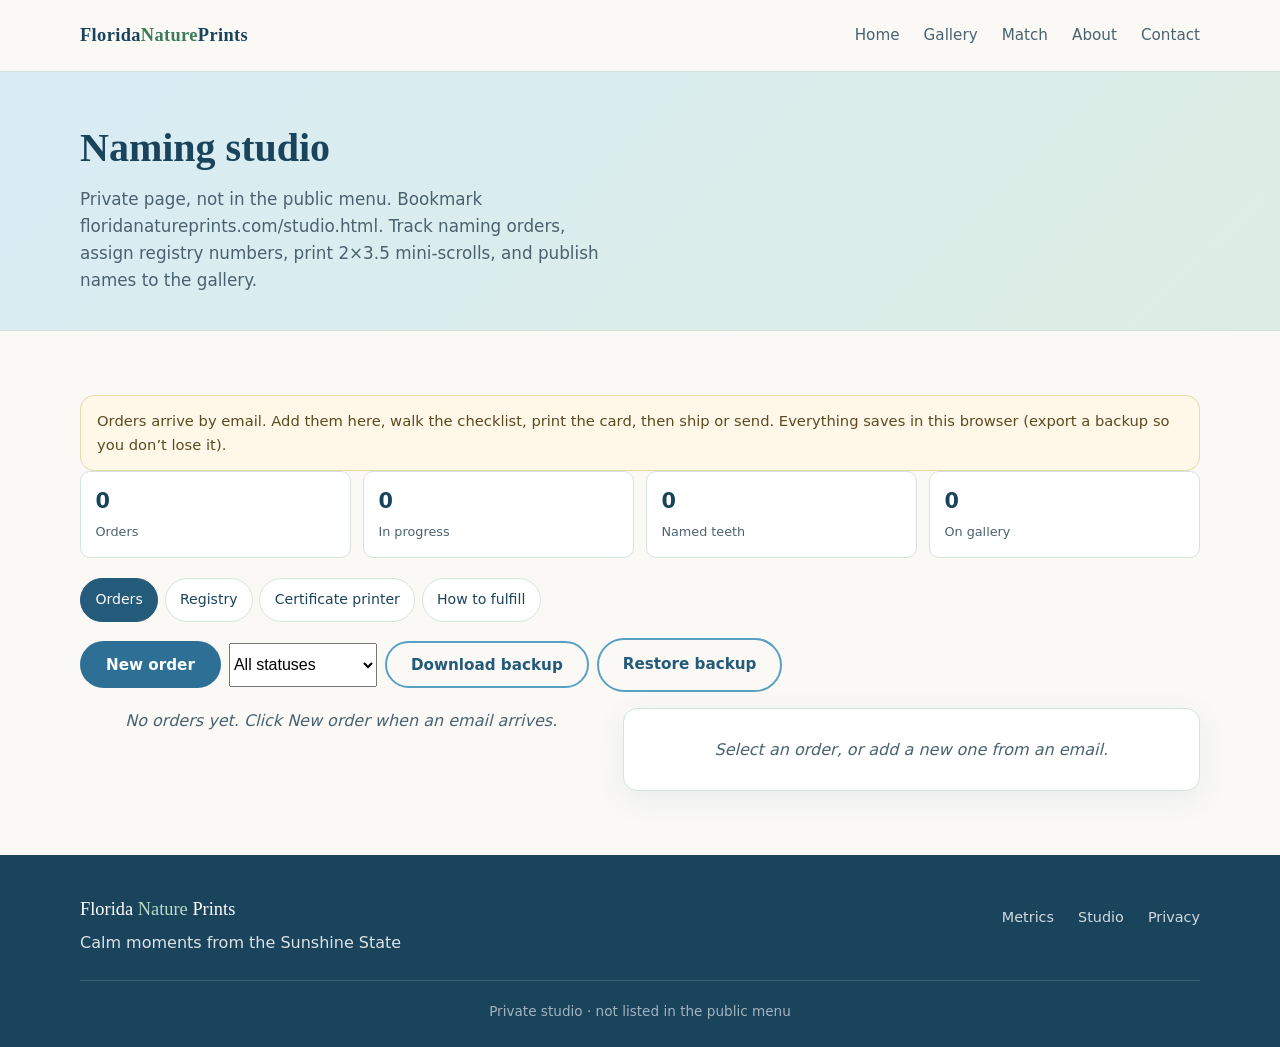
<file: studio.html>
<!DOCTYPE html>
<html lang="en" class="selling-off">
  <head>
    <meta charset="UTF-8" />
    <meta name="viewport" content="width=device-width, initial-scale=1" />
    <meta name="robots" content="noindex,nofollow" />
    <title>Naming studio | Florida Nature Prints</title>
    <meta
      name="description"
      content="Private naming tracker and 2×3.5 mini-scroll certificate printer for Florida Nature Prints."
    />
    <link rel="stylesheet" href="css/styles.css?v=p7" />
    <link rel="stylesheet" href="css/naming.css?v=p7" />
  </head>
  <body data-page="studio">
    <header class="site-header">
      <div class="container nav-inner">
        <a href="index.html" class="logo" data-business-name
          >Florida <span>Nature</span> Prints</a
        >
        <button
          class="nav-toggle"
          type="button"
          aria-label="Open menu"
          aria-expanded="false"
        >
          <svg viewBox="0 0 24 24" fill="none" stroke="currentColor" stroke-width="2">
            <path d="M4 6h16M4 12h16M4 18h16" />
          </svg>
        </button>
        <ul class="nav-links">
          <li><a href="index.html">Home</a></li>
          <li><a href="gallery.html">Gallery</a></li>
          <li data-sell><a href="shop.html">Shop</a></li>
          <li data-sell><a href="name.html">Name</a></li>
          <li><a href="game.html">Match</a></li>
          <li><a href="about.html">About</a></li>
          <li><a href="contact.html">Contact</a></li>
        </ul>
      </div>
    </header>

    <main>
      <div class="page-hero">
        <div class="container">
          <h1>Naming studio</h1>
          <p>
            Private page, not in the public menu. Bookmark
            floridanatureprints.com/studio.html. Track naming orders, assign
            registry numbers, print 2×3.5 mini-scrolls, and publish names to the
            gallery.
          </p>
        </div>
      </div>

      <section class="section">
        <div class="container">
          <p class="studio-note">
            Orders arrive by email. Add them here, walk the checklist, print
            the card, then ship or send. Everything saves in this browser
            (export a backup so you don’t lose it).
          </p>

          <div class="studio-stats" id="studio-stats"></div>

          <div class="studio-tabs" role="tablist">
            <button type="button" data-tab="orders" class="is-on">Orders</button>
            <button type="button" data-tab="registry">Registry</button>
            <button type="button" data-tab="print">Certificate printer</button>
            <button type="button" data-tab="guide">How to fulfill</button>
          </div>

          <div class="studio-panel" data-panel="orders">
            <div class="studio-toolbar">
              <button class="btn btn-primary" type="button" id="btn-new-order">New order</button>
              <select id="filter-status">
                <option value="">All statuses</option>
              </select>
              <button class="btn btn-outline" type="button" id="btn-export">Download backup</button>
              <label class="btn btn-outline" for="import-file">Restore backup</label>
              <input id="import-file" type="file" accept="application/json" hidden />
            </div>
            <div class="studio-split">
              <div>
                <div class="order-list" id="order-list"></div>
              </div>
              <div class="form-card studio-form" id="order-detail">
                <p class="named-empty">Select an order, or add a new one from an email.</p>
              </div>
            </div>
          </div>

          <div class="studio-panel" data-panel="registry" hidden>
            <div class="studio-toolbar">
              <input id="registry-search" type="search" placeholder="Search names or IDs…" />
              <button class="btn btn-outline" type="button" id="btn-export-registry">
                Download named-registry.js for the website
              </button>
            </div>
            <div style="overflow: auto">
              <table class="registry-table">
                <thead>
                  <tr>
                    <th>ID</th>
                    <th>Name</th>
                    <th>Kind</th>
                    <th>Source</th>
                    <th>Customer</th>
                    <th>Status</th>
                    <th>Date</th>
                  </tr>
                </thead>
                <tbody id="registry-body"></tbody>
              </table>
            </div>
          </div>

          <div class="studio-panel" data-panel="print" hidden>
            <div class="naming-layout">
              <div class="form-card">
                <h2>Print a mini-scroll</h2>
                <p class="form-intro">
                  Paper: Avery 8371 / 5371, 2″ × 3.5″. Bottle: tall 50 ml cork,
                  about 4 to 5″ high and 1.4″ wide, not the short 2″ jars. Full
                  SOP PDF is in your docs archive on your Mac:
                  <code>Naming-SOP-what-works.pdf</code>.
                </p>
                <div class="form-group">
                  <label for="print-order">From an order</label>
                  <select id="print-order">
                    <option value="">Type names instead…</option>
                  </select>
                </div>
                <div class="form-group">
                  <label for="print-kind">Kind</label>
                  <select id="print-kind">
                    <option value="teeth">Three shark teeth</option>
                    <option value="hibiscus">Hibiscus</option>
                    <option value="photo">Gallery photo</option>
                  </select>
                </div>
                <div class="form-group">
                  <label for="print-n1">Names</label>
                  <input id="print-n1" type="text" placeholder="Name 1" />
                </div>
                <div class="form-group" id="print-n2-wrap">
                  <input id="print-n2" type="text" placeholder="Name 2" />
                </div>
                <div class="form-group" id="print-n3-wrap">
                  <input id="print-n3" type="text" placeholder="Name 3" />
                </div>
                <div class="form-group">
                  <label for="print-source">Hibiscus or photo title</label>
                  <input id="print-source" type="text" placeholder="Sunrise Blush / Golden Gulf" />
                </div>
                <div class="form-group">
                  <label for="print-ids">Registry numbers</label>
                  <input id="print-ids" type="text" placeholder="FNP-T-2026-0001, FNP-T-2026-0002, FNP-T-2026-0003" />
                </div>
                <div class="form-group">
                  <label for="print-by">Named by <span class="hint">(optional)</span></label>
                  <input id="print-by" type="text" placeholder="Jane" />
                </div>
                <div class="form-group">
                  <label for="print-date">Date</label>
                  <input id="print-date" type="date" />
                </div>
                <div class="form-group">
                  <label>Design</label>
                  <div class="design-grid" id="print-designs"></div>
                  <input type="hidden" id="print-design" value="shell-ivory" />
                </div>
                <div class="studio-toolbar">
                  <button class="btn btn-primary" type="button" id="btn-print-avery">
                    Print Avery 8371 sheet (10 cards)
                  </button>
                  <button class="btn btn-outline" type="button" id="btn-print-letter">
                    Print 8-up on letter (cut yourself)
                  </button>
                  <button class="btn btn-outline" type="button" id="btn-print-4x6">
                    Print one card (test)
                  </button>
                </div>
              </div>
              <aside class="naming-preview-col">
                <h2>Preview</h2>
                <p>What will come out of the printer.</p>
                <div class="cert-stage">
                  <div class="cert-scale" id="print-live"></div>
                </div>
              </aside>
            </div>
          </div>

          <div class="studio-panel" data-panel="guide" hidden>
            <div class="guide-grid">
              <article class="guide-card">
                <h3>Paper, ribbon, bottle</h3>
                <p>
                  One paper, one bottle, both easy to order.
                </p>
                <ul>
                  <li><strong>Card:</strong> Avery <strong>8371</strong> (inkjet) or <strong>5371</strong> (laser), 2″ × 3.5″, 10 per letter sheet. Amazon, Office Depot, Walmart.</li>
                  <li><strong>Bottle:</strong> 50 ml cork bottle, about <strong>4 to 5″ tall and 1.4″ wide</strong>. Search “50ml glass bottles with cork 4 inch”.</li>
                  <li>Skip the short squat 50 ml jars (~2″ tall). A 2″ scroll plus a bow will not fit those.</li>
                  <li>Ribbon: ⅛″ (3 mm), about 8 to 10″ per bow: kraft, sage, or blush</li>
                </ul>
              </article>
              <article class="guide-card">
                <h3>Name 3 shark teeth: $8</h3>
                <ol>
                  <li>Add the email order here. Lock the three names.</li>
                  <li>Pick three real teeth. Photograph each with its name.</li>
                  <li>Print the 2×3.5 mini-scroll (all three names on one card).</li>
                  <li>Roll along the long edge so the scroll is 2″ tall. Tie a little bow.</li>
                  <li>Slip the scroll into the bottle with the three teeth. Cork it.</li>
                  <li>Small padded mailer. Mark sent, then publish names to the gallery.</li>
                </ol>
              </article>
              <article class="guide-card">
                <h3>Name a hibiscus: $4</h3>
                <ol>
                  <li>Add the order. Confirm the flower photo they picked, or shoot a new one.</li>
                  <li>Add the chosen name onto the image (Photos app text, or a simple overlay).</li>
                  <li>Email the named image. Print a mini-scroll only if they paid to mail the card.</li>
                  <li>Publish to Named by You. Drop the photo in <code>images/named/</code> if you want it on the site.</li>
                </ol>
              </article>
              <article class="guide-card">
                <h3>Name a gallery photo: $3</h3>
                <ol>
                  <li>Digital only ($3): add the name in the studio and publish to Named by You. Do <strong>not</strong> email a personalized file.</li>
                  <li>On a print (+$3 with the print order): the shop form will say “Name this print.” Add the given name on the print and publish to the gallery.</li>
                  <li>No separate mailed mini-scroll unless they ordered teeth.</li>
                </ol>
              </article>
              <article class="guide-card">
                <h3>Registry numbers</h3>
                <p>
                  When you lock names, this studio assigns IDs:
                </p>
                <ul>
                  <li><code>FNP-T-2026-0001</code>: shark tooth</li>
                  <li><code>FNP-H-2026-0001</code>: hibiscus</li>
                  <li><code>FNP-P-2026-0001</code>: gallery photo</li>
                </ul>
                <p>Those numbers print on the certificate and appear in the public gallery.</p>
              </article>
              <article class="guide-card">
                <h3>Putting names on the live website</h3>
                <ol>
                  <li>Mark the order <strong>published</strong>.</li>
                  <li>Open Registry → Download <code>named-registry.js</code>.</li>
                  <li>Replace <code>js/named-registry.js</code> in the website folder.</li>
                  <li>If you photographed the named piece, put the file in <code>images/named/</code> and set that filename on the order.</li>
                  <li>Upload / push the site.</li>
                </ol>
              </article>
            </div>
          </div>
        </div>
      </section>
    </main>

    <footer class="site-footer">
      <div class="container">
        <div class="footer-inner">
          <div>
            <div class="footer-brand" data-business-name>
              Florida <span>Nature</span> Prints
            </div>
            <p data-tagline>Calm moments from the Sunshine State</p>
          </div>
          <ul class="footer-links">
            <li><a href="metrics.html">Metrics</a></li>
            <li><a href="studio.html">Studio</a></li>
            <li><a href="privacy.html">Privacy</a></li>
            <li data-sell><a href="name.html">Name page</a></li>
          </ul>
        </div>
        <div class="footer-bottom">
          Private studio · not listed in the public menu
        </div>
      </div>
    </footer>

    <script src="js/config.js?v=p7"></script>

    <script src="js/selling.js?v=p7"></script>
    <script src="js/main.js?v=p7"></script>
    <script src="js/certificates.js?v=p7"></script>
    <script src="js/named-registry.js?v=p7"></script>
    <script src="js/studio.js?v=p7"></script>
  </body>
</html>
</file>
<file: css/styles.css>
/* ============================================================
   Florida Nature Prints - soft blue & green theme
   ============================================================ */

:root {
  --blue-50: #f0f7fb;
  --blue-100: #d9ecf5;
  --blue-200: #b3d9eb;
  --blue-400: #5a9fc4;
  --blue-600: #2d6f95;
  --blue-700: #245a7a;
  --blue-800: #1a435c;

  --green-50: #f2f8f4;
  --green-100: #dceee3;
  --green-200: #b8dcc6;
  --green-400: #6aab84;
  --green-600: #3d7a56;
  --green-700: #2f5f43;

  --sand: #f7f4ef;
  --cream: #faf9f6;
  --text: #1e3340;
  --text-soft: #4a6270;
  --border: #d4e4dc;
  --white: #ffffff;
  --shadow: 0 8px 30px rgba(36, 90, 122, 0.08);
  --shadow-hover: 0 14px 40px rgba(36, 90, 122, 0.14);
  --radius: 14px;
  --radius-sm: 10px;
  --max: 1120px;
  --header-h: 72px;
  --font: "Segoe UI", system-ui, -apple-system, BlinkMacSystemFont, sans-serif;
  --font-display: Georgia, "Times New Roman", serif;
}

*,
*::before,
*::after {
  box-sizing: border-box;
  margin: 0;
  padding: 0;
}

html {
  scroll-behavior: smooth;
}

body {
  font-family: var(--font);
  color: var(--text);
  background: var(--cream);
  line-height: 1.6;
  min-height: 100vh;
  display: flex;
  flex-direction: column;
}

img {
  max-width: 100%;
  height: auto;
  display: block;
}

a {
  color: var(--blue-600);
  text-decoration: none;
  transition: color 0.2s ease;
}

a:hover {
  color: var(--green-600);
}

/* ---- Layout ---- */
.container {
  width: min(100% - 2rem, var(--max));
  margin-inline: auto;
}

main {
  flex: 1;
}

/* ---- Header / Nav ---- */
.site-header {
  position: sticky;
  top: 0;
  z-index: 100;
  background: rgba(250, 249, 246, 0.92);
  backdrop-filter: blur(12px);
  border-bottom: 1px solid var(--border);
  height: var(--header-h);
}

.nav-inner {
  height: var(--header-h);
  display: flex;
  align-items: center;
  justify-content: space-between;
  gap: 1rem;
}

.logo {
  font-family: var(--font-display);
  font-size: 1.15rem;
  font-weight: 600;
  color: var(--blue-800);
  letter-spacing: 0.02em;
  white-space: nowrap;
}

.logo span {
  color: var(--green-600);
}

.nav-links {
  display: flex;
  align-items: center;
  gap: 0.25rem 1.5rem;
  list-style: none;
}

.nav-links a {
  color: var(--text-soft);
  font-size: 0.95rem;
  font-weight: 500;
  padding: 0.35rem 0;
  border-bottom: 2px solid transparent;
}

.nav-links a:hover,
.nav-links a.active {
  color: var(--blue-700);
  border-bottom-color: var(--green-400);
}

.nav-toggle {
  display: none;
  background: none;
  border: 1px solid var(--border);
  border-radius: 8px;
  padding: 0.45rem 0.6rem;
  cursor: pointer;
  color: var(--blue-700);
}

.nav-toggle svg {
  width: 22px;
  height: 22px;
  display: block;
}

/* ---- Buttons ---- */
.btn {
  display: inline-flex;
  align-items: center;
  justify-content: center;
  gap: 0.5rem;
  padding: 0.8rem 1.5rem;
  border-radius: 999px;
  font-size: 0.95rem;
  font-weight: 600;
  border: 2px solid transparent;
  cursor: pointer;
  transition: background 0.2s ease, color 0.2s ease, box-shadow 0.2s ease,
    transform 0.15s ease;
  text-decoration: none;
  font-family: inherit;
}

.btn:active {
  transform: scale(0.98);
}

.btn-primary {
  background: var(--blue-600);
  color: var(--white);
}

.btn-primary:hover {
  background: var(--blue-700);
  color: var(--white);
  box-shadow: var(--shadow);
}

.btn-secondary {
  background: var(--green-600);
  color: var(--white);
}

.btn-secondary:hover {
  background: var(--green-700);
  color: var(--white);
}

.btn-outline {
  background: transparent;
  border-color: var(--blue-400);
  color: var(--blue-700);
}

.btn-outline:hover {
  background: var(--blue-50);
  color: var(--blue-800);
}

/* Shipping & packaging box on shop */
.shipping-box {
  margin-top: 1.5rem;
  padding: 1.25rem 1.35rem;
  background: var(--white);
  border: 1px solid var(--border);
  border-radius: var(--radius);
  box-shadow: var(--shadow);
}

.shipping-box h3 {
  margin: 0 0 0.5rem;
  font-size: 1.15rem;
}

.shipping-lead {
  margin: 0 0 0.85rem;
  font-size: 0.95rem;
  color: var(--text-soft);
  line-height: 1.5;
}

.shipping-tube {
  margin: 0 0 1rem;
  padding: 0.85rem 1rem;
  background: var(--blue-50, #f0f7f4);
  border-radius: calc(var(--radius) - 2px);
  border: 1px solid rgba(26, 61, 46, 0.1);
}

.shipping-tube strong {
  display: block;
  margin-bottom: 0.35rem;
  color: var(--blue-800, #1a3d2e);
  font-size: 0.95rem;
}

.shipping-tube p {
  margin: 0;
  font-size: 0.88rem;
  color: var(--text-soft);
  line-height: 1.45;
}

.shipping-table {
  width: 100%;
  border-collapse: collapse;
  font-size: 0.9rem;
  margin-bottom: 0.75rem;
}

.shipping-table th,
.shipping-table td {
  text-align: left;
  padding: 0.5rem 0.4rem;
  border-bottom: 1px solid var(--border);
}

.shipping-table th {
  font-size: 0.75rem;
  text-transform: uppercase;
  letter-spacing: 0.04em;
  color: var(--text-soft);
  font-weight: 600;
}

.shipping-table td:last-child,
.shipping-table th:last-child {
  text-align: right;
  font-weight: 600;
  color: var(--blue-800, #1a3d2e);
}

.shipping-table .ship-muted {
  color: var(--text-soft);
  font-weight: 400;
}

.shipping-note {
  margin: 0;
  font-size: 0.82rem;
  color: var(--text-soft);
  line-height: 1.45;
}

.order-shipping-estimate {
  margin: 0 0 1.1rem;
  padding: 0.85rem 1rem;
  border-radius: var(--radius);
  background: linear-gradient(
    135deg,
    rgba(26, 61, 46, 0.06),
    rgba(26, 61, 46, 0.02)
  );
  border: 1px solid rgba(26, 61, 46, 0.12);
  display: flex;
  flex-wrap: wrap;
  align-items: baseline;
  gap: 0.35rem 0.75rem;
}

.order-shipping-estimate strong {
  font-size: 0.9rem;
}

.order-shipping-estimate > span {
  font-size: 1.15rem;
  font-weight: 700;
  color: var(--blue-800, #1a3d2e);
  margin-left: auto;
}

.order-shipping-estimate p {
  flex: 1 1 100%;
  margin: 0.15rem 0 0;
  font-size: 0.82rem;
  color: var(--text-soft);
  line-height: 1.4;
}

.btn-payment {
  background: linear-gradient(135deg, #635bff 0%, #0a2540 100%);
  color: var(--white);
  width: 100%;
  max-width: 320px;
}

.btn-payment:hover {
  color: var(--white);
  box-shadow: var(--shadow-hover);
  opacity: 0.95;
}

.btn-block {
  width: 100%;
}

/* ---- Hero (soft video band from gallery photos) ---- */
.hero {
  position: relative;
  min-height: min(72vh, 600px);
  display: flex;
  align-items: center;
  color: var(--white);
  overflow: hidden;
  background: #1a3d2e;
}

.hero-media {
  position: absolute;
  inset: 0;
  z-index: 0;
  overflow: hidden;
}

.hero-video {
  position: absolute;
  inset: 0;
  width: 100%;
  height: 100%;
  object-fit: cover;
  object-position: center;
  opacity: 0;
  transition: opacity 1.4s ease;
  pointer-events: none;
}

.hero-video.is-active {
  opacity: 1;
}

/* Gentle veil so headline stays readable, video stays calm */
.hero-media-veil {
  position: absolute;
  inset: 0;
  background:
    linear-gradient(
      105deg,
      rgba(12, 32, 28, 0.72) 0%,
      rgba(26, 55, 48, 0.45) 48%,
      rgba(18, 40, 36, 0.35) 100%
    ),
    linear-gradient(
      to top,
      rgba(8, 20, 16, 0.55) 0%,
      transparent 42%
    );
  pointer-events: none;
}

.hero-content {
  position: relative;
  z-index: 1;
  max-width: 620px;
  padding: 3.5rem 0;
}

.hero-caption {
  margin: 1.25rem 0 0 !important;
  font-size: 0.88rem !important;
  opacity: 0.82 !important;
  letter-spacing: 0.02em;
  max-width: none !important;
}

.hero h1 {
  font-family: var(--font-display);
  font-size: clamp(2.1rem, 5vw, 3.25rem);
  font-weight: 600;
  line-height: 1.15;
  margin-bottom: 1rem;
  letter-spacing: -0.02em;
}

.hero p {
  font-size: clamp(1.05rem, 2.2vw, 1.25rem);
  opacity: 0.95;
  margin-bottom: 1.75rem;
  max-width: 34ch;
}

.hero-actions {
  display: flex;
  flex-wrap: wrap;
  gap: 0.85rem;
}

.hero .btn-primary {
  background: var(--white);
  color: var(--blue-700);
}

.hero .btn-primary:hover {
  background: var(--green-50);
  color: var(--green-700);
}

.hero .btn-outline {
  border-color: rgba(255, 255, 255, 0.7);
  color: var(--white);
}

.hero .btn-outline:hover {
  background: rgba(255, 255, 255, 0.12);
  color: var(--white);
}

/* ---- Sections ---- */
.section {
  padding: 4rem 0;
}

.section-alt {
  background: var(--blue-50);
}

.section-green {
  background: var(--green-50);
}

.section-header {
  text-align: center;
  max-width: 560px;
  margin: 0 auto 2.5rem;
}

.section-header h2 {
  font-family: var(--font-display);
  font-size: clamp(1.75rem, 3.5vw, 2.25rem);
  color: var(--blue-800);
  margin-bottom: 0.6rem;
}

.section-header p {
  color: var(--text-soft);
  font-size: 1.05rem;
}

.page-hero {
  background: linear-gradient(135deg, var(--blue-100), var(--green-100));
  padding: 2.75rem 0 2.25rem;
  border-bottom: 1px solid var(--border);
}

.page-hero h1 {
  font-family: var(--font-display);
  font-size: clamp(1.85rem, 4vw, 2.5rem);
  color: var(--blue-800);
  margin-bottom: 0.4rem;
}

.page-hero p {
  color: var(--text-soft);
  font-size: 1.05rem;
  max-width: 50ch;
}

/* ---- Home split: why-frame (left) + naming / print of the day (right) ---- */
.home-split {
  padding: 2rem 0 2.5rem;
  background: var(--cream);
}

.home-split-grid {
  display: grid;
  grid-template-columns: minmax(240px, 0.85fr) minmax(280px, 1.15fr);
  gap: 1.35rem;
  align-items: stretch;
}

.why-frame {
  background: #16352f;
  color: #f6f0e4;
  border: 3px solid #c9a24a;
  border-radius: 18px;
  padding: 1.25rem 1.3rem 1.35rem;
  box-shadow: 0 10px 28px rgba(22, 53, 47, 0.28);
}

.why-kicker {
  font-size: 0.7rem;
  letter-spacing: 0.16em;
  text-transform: uppercase;
  font-weight: 700;
  color: #e8c56b;
  margin-bottom: 0.3rem;
}

.why-frame h2 {
  font-family: var(--font-display);
  font-size: 1.35rem;
  line-height: 1.2;
  color: #fbf6ea;
  margin-bottom: 0.85rem;
}

.why-list {
  list-style: none;
  display: flex;
  flex-direction: column;
  gap: 0.65rem;
  margin: 0 0 1.1rem;
}

.why-list li {
  display: grid;
  grid-template-columns: 1.5rem 1.15rem 1fr;
  gap: 0.4rem;
  align-items: start;
  font-size: 0.9rem;
  line-height: 1.35;
  color: #ebe3d2;
}

.why-list strong {
  color: #fff8ea;
}

.why-emoji {
  font-size: 1.05rem;
  line-height: 1.2;
}

.why-check {
  color: #e8c56b;
  font-weight: 800;
  font-size: 0.95rem;
  line-height: 1.2;
}

.why-btn {
  background: #e8c56b;
  color: #16352f;
  border-color: #e8c56b;
  font-size: 0.85rem;
  padding: 0.5rem 1rem;
}

.why-btn:hover {
  background: #f3d98a;
  color: #102820;
}

.home-split-right {
  display: grid;
  grid-template-columns: 1fr 1fr;
  gap: 1rem;
}

.home-offer {
  background: var(--white);
  border: 1px solid var(--border);
  border-radius: var(--radius);
  overflow: hidden;
  box-shadow: var(--shadow);
  display: flex;
  flex-direction: column;
}

.home-offer img {
  width: 100%;
  aspect-ratio: 1;
  object-fit: cover;
  display: block;
}

.home-offer-body {
  padding: 0.85rem 0.95rem 1rem;
  display: flex;
  flex-direction: column;
  gap: 0.4rem;
  flex: 1;
}

.home-offer-body h2,
.home-offer-body h3 {
  font-family: var(--font-display);
  font-size: 1.15rem;
  line-height: 1.2;
  color: var(--blue-800);
}

.home-offer-body p {
  font-size: 0.88rem;
  color: var(--text-soft);
}

.home-offer-body em {
  font-family: var(--font-display);
  font-style: italic;
  color: var(--blue-800);
}

.home-offer-body .btn {
  margin-top: auto;
  align-self: flex-start;
  padding: 0.45rem 0.9rem;
  font-size: 0.82rem;
}

@media (max-width: 900px) {
  .home-split-grid,
  .home-split-right {
    grid-template-columns: 1fr;
  }
}

/* ---- Feature cards (home) ---- */
.features {
  display: grid;
  grid-template-columns: repeat(3, 1fr);
  gap: 1.5rem;
}

.feature-card {
  background: var(--white);
  border: 1px solid var(--border);
  border-radius: var(--radius);
  padding: 1.75rem;
  box-shadow: var(--shadow);
  text-align: center;
}

.feature-icon {
  width: 48px;
  height: 48px;
  margin: 0 auto 1rem;
  border-radius: 50%;
  background: var(--green-100);
  color: var(--green-600);
  display: flex;
  align-items: center;
  justify-content: center;
  font-size: 1.35rem;
}

.feature-card h3 {
  font-size: 1.1rem;
  color: var(--blue-800);
  margin-bottom: 0.4rem;
}

.feature-card p {
  color: var(--text-soft);
  font-size: 0.95rem;
}

/* ---- Gallery: category covers + accordion dropdowns ---- */
.category-choice-grid {
  display: grid;
  grid-template-columns: repeat(auto-fill, minmax(240px, 1fr));
  gap: 1.25rem;
}

.category-choice {
  display: block;
  text-decoration: none;
  color: inherit;
  background: var(--white);
  border: 1px solid var(--border);
  border-radius: var(--radius);
  overflow: hidden;
  box-shadow: var(--shadow);
  cursor: pointer;
  padding: 0;
  font: inherit;
  text-align: left;
  transition: transform 0.2s ease, box-shadow 0.2s ease, border-color 0.2s ease;
  width: 100%;
}

.category-choice:hover,
.category-choice:focus-visible {
  transform: translateY(-3px);
  box-shadow: var(--shadow-hover);
  border-color: var(--green-600, #2f6b43);
  outline: none;
}

.category-choice-img {
  position: relative;
  width: 100%;
  aspect-ratio: 4 / 3;
  background: linear-gradient(160deg, var(--blue-100), var(--green-100));
  overflow: hidden;
}

.category-choice-img img {
  position: absolute;
  inset: 0;
  width: 100%;
  height: 100%;
  object-fit: cover;
  object-position: center;
  display: block;
  transition: transform 0.35s ease;
}

.category-choice:hover .category-choice-img img {
  transform: scale(1.04);
}

.category-choice-body {
  padding: 0.9rem 1rem 1.05rem;
}

.category-choice-body h3 {
  margin: 0 0 0.25rem;
  font-size: 1.15rem;
  color: var(--blue-800, #143d22);
}

.category-choice-body p {
  margin: 0 0 0.55rem;
  font-size: 0.9rem;
  color: var(--text-soft);
  line-height: 1.35;
}

.category-choice-meta {
  display: inline-block;
  font-size: 0.8rem;
  font-weight: 700;
  color: var(--green-700, #2a8f55);
  letter-spacing: 0.02em;
}

.gallery-top-bar,
.gallery-browse-bar {
  display: flex;
  flex-wrap: wrap;
  align-items: center;
  gap: 0.75rem 1rem;
  margin-bottom: 1.35rem;
  padding: 0.85rem 1rem;
  background: var(--white);
  border: 1px solid var(--border);
  border-radius: var(--radius);
  box-shadow: var(--shadow);
}

.gallery-select-label {
  display: flex;
  align-items: center;
  gap: 0.5rem;
  font-weight: 650;
  color: var(--blue-800, #143d22);
  font-size: 0.92rem;
}

.gallery-select-label select {
  font: inherit;
  font-weight: 600;
  padding: 0.5rem 2rem 0.5rem 0.75rem;
  border-radius: 8px;
  border: 1px solid var(--border);
  background: #fff;
  color: var(--blue-800, #143d22);
  min-width: 12rem;
  cursor: pointer;
}

.gallery-count {
  margin: 0 0 0 auto;
  font-size: 0.88rem;
  color: var(--text-soft);
  font-weight: 600;
}

.gallery-empty {
  grid-column: 1 / -1;
  text-align: center;
  color: var(--text-soft);
  padding: 2rem 1rem;
}

/* Mixed “all categories” grid (jumbled order, not by theme) */
.gallery-all-mixed {
  margin: 0.25rem 0 1.25rem;
}

.gallery-all-mixed[hidden] {
  display: none !important;
}

.gallery-all-mixed .photo-grid {
  margin-top: 0.35rem;
}

/* Accordion category sections */
.gallery-accordion {
  display: flex;
  flex-direction: column;
  gap: 1rem;
}

.gallery-accordion[hidden] {
  display: none !important;
}

.gallery-section {
  background: var(--white);
  border: 1px solid var(--border);
  border-radius: var(--radius);
  box-shadow: var(--shadow);
  overflow: hidden;
}

.gallery-section-toggle {
  display: grid;
  grid-template-columns: 120px 1fr auto;
  gap: 0.85rem 1rem;
  align-items: center;
  width: 100%;
  padding: 0.75rem;
  border: 0;
  background: transparent;
  cursor: pointer;
  text-align: left;
  font: inherit;
  color: inherit;
}

.gallery-section-toggle:hover {
  background: rgba(47, 107, 67, 0.06);
}

.gallery-section-cover {
  position: relative;
  width: 120px;
  height: 90px;
  border-radius: 8px;
  overflow: hidden;
  background: linear-gradient(160deg, var(--blue-100), var(--green-100));
  flex-shrink: 0;
}

.gallery-section-cover img {
  position: absolute;
  inset: 0;
  width: 100%;
  height: 100%;
  object-fit: cover;
  display: block;
}

.gallery-section-text h2 {
  margin: 0 0 0.2rem;
  font-size: 1.2rem;
  color: var(--blue-800, #143d22);
}

.gallery-section-text p {
  margin: 0 0 0.35rem;
  font-size: 0.9rem;
  color: var(--text-soft);
}

.gallery-section-chevron {
  font-size: 1.25rem;
  color: var(--green-700, #2a8f55);
  transition: transform 0.2s ease;
  padding-right: 0.35rem;
}

.gallery-section.is-open .gallery-section-chevron {
  transform: rotate(180deg);
}

.gallery-section-panel {
  display: none;
  padding: 0 0.85rem 1.1rem;
  border-top: 1px solid var(--border);
}

.gallery-section.is-open .gallery-section-panel {
  display: block;
  padding-top: 1rem;
}

.gallery-section-panel .photo-grid {
  margin-top: 0.25rem;
}

@media (max-width: 560px) {
  .gallery-count {
    margin-left: 0;
    width: 100%;
  }

  .gallery-browse-bar,
  .gallery-top-bar {
    flex-direction: column;
    align-items: stretch;
  }

  .gallery-select-label {
    flex-direction: column;
    align-items: stretch;
  }

  .gallery-section-toggle {
    grid-template-columns: 88px 1fr auto;
  }

  .gallery-section-cover {
    width: 88px;
    height: 72px;
  }
}

/* ---- Photo grid ---- */
.photo-grid {
  display: grid;
  grid-template-columns: repeat(auto-fill, minmax(280px, 1fr));
  gap: 1.5rem;
}

.photo-card {
  background: var(--white);
  border-radius: var(--radius);
  overflow: hidden;
  border: 1px solid var(--border);
  box-shadow: var(--shadow);
  transition: transform 0.25s ease, box-shadow 0.25s ease;
}

.photo-card:hover {
  transform: translateY(-4px);
  box-shadow: var(--shadow-hover);
}

.photo-card .photo-img-wrap {
  position: relative;
  aspect-ratio: 4 / 3;
  width: 100%;
  background: linear-gradient(160deg, var(--blue-100), var(--green-100));
  overflow: hidden;
}

button.photo-img-wrap,
button.souvenir-img-wrap {
  display: block;
  border: 0;
  padding: 0;
  font: inherit;
  color: inherit;
  text-align: left;
  cursor: zoom-in;
}

.photo-zoom {
  position: relative;
}

.photo-zoom-hint {
  position: absolute;
  left: 0.7rem;
  bottom: 0.7rem;
  padding: 0.28rem 0.65rem;
  border-radius: 999px;
  background: rgba(26, 67, 92, 0.78);
  color: #fff;
  font-size: 0.75rem;
  font-weight: 600;
  letter-spacing: 0.01em;
  opacity: 0;
  transform: translateY(4px);
  pointer-events: none;
  transition: opacity 0.2s ease, transform 0.2s ease;
}

.photo-zoom:hover .photo-zoom-hint,
.photo-zoom:focus-visible .photo-zoom-hint {
  opacity: 1;
  transform: translateY(0);
}

.photo-zoom:focus-visible {
  outline: 3px solid var(--blue-400);
  outline-offset: -3px;
}

.photo-card .photo-img {
  position: absolute;
  inset: 0;
  width: 100%;
  height: 100%;
  object-fit: cover; /* fill the card so the photo is always visible */
  object-position: center;
  display: block;
}

.photo-card .photo-body {
  padding: 1.1rem 1.25rem 1.35rem;
}

.photo-card h3 {
  font-size: 1.05rem;
  color: var(--blue-800);
  margin-bottom: 0.25rem;
}

.photo-card p {
  color: var(--text-soft);
  font-size: 0.9rem;
}

.photo-card .photo-actions {
  margin-top: 0.9rem;
  display: flex;
  flex-wrap: wrap;
  gap: 0.5rem;
}

.photo-card .btn {
  padding: 0.5rem 1rem;
  font-size: 0.85rem;
}

/* ---- Shop layout ---- */
.shop-layout {
  display: grid;
  grid-template-columns: 1fr 1fr;
  gap: 2.5rem;
  align-items: start;
}

.shop-info h2 {
  font-family: var(--font-display);
  font-size: 1.6rem;
  color: var(--blue-800);
  margin-bottom: 0.75rem;
}

.shop-info > p {
  color: var(--text-soft);
  margin-bottom: 1.5rem;
}

.size-list {
  list-style: none;
  margin-bottom: 1.75rem;
}

.size-list li {
  display: flex;
  justify-content: space-between;
  align-items: center;
  padding: 0.75rem 1rem;
  background: var(--white);
  border: 1px solid var(--border);
  border-radius: var(--radius-sm);
  margin-bottom: 0.5rem;
}

.size-list .size-label {
  font-weight: 500;
  color: var(--text);
}

.size-list .size-label {
  font-weight: 500;
  color: var(--text);
}

.size-list .size-price {
  font-weight: 600;
  color: var(--green-600);
  white-space: nowrap;
  margin-left: 0.75rem;
}

.size-desc {
  display: block;
  font-size: 0.8rem;
  font-weight: 500;
  color: var(--text-soft);
  margin-top: 0.15rem;
}

.product-type-cards {
  display: grid;
  grid-template-columns: repeat(auto-fit, minmax(280px, 1fr));
  gap: 1.25rem;
  margin-top: 0.5rem;
}

.product-type-card {
  position: relative;
  background: var(--white);
  border: 1px solid var(--border);
  border-radius: var(--radius);
  padding: 1.35rem 1.4rem 1.2rem;
  box-shadow: var(--shadow);
}

.product-type-card.is-featured {
  border-color: var(--green-600, #2f6b43);
  box-shadow: 0 8px 28px rgba(47, 107, 67, 0.12);
}

.product-type-badge {
  position: absolute;
  top: 0.85rem;
  right: 0.85rem;
  background: linear-gradient(180deg, #3cb371, #2a8f55);
  color: #fff;
  font-size: 0.72rem;
  font-weight: 800;
  letter-spacing: 0.04em;
  text-transform: uppercase;
  padding: 0.25rem 0.55rem;
  border-radius: 999px;
}

.product-type-icon {
  font-size: 1.75rem;
  margin-bottom: 0.4rem;
}

.product-type-card h3 {
  margin: 0 0 0.4rem;
  color: var(--blue-800);
  font-size: 1.2rem;
}

.product-type-card > p {
  margin: 0 0 0.85rem;
  color: var(--text-soft);
  font-size: 0.95rem;
}

.souvenir-grid {
  display: grid;
  grid-template-columns: repeat(auto-fit, minmax(230px, 1fr));
  gap: 1.15rem;
}

.souvenir-card {
  background: var(--white);
  border: 1px solid var(--border);
  border-radius: var(--radius);
  box-shadow: var(--shadow);
  overflow: hidden;
  display: flex;
  flex-direction: column;
}

.souvenir-img-wrap {
  display: block;
  position: relative;
  aspect-ratio: 1;
  width: 100%;
  background: #e8efe8;
  overflow: hidden;
}

.souvenir-img-wrap img {
  width: 100%;
  height: 100%;
  object-fit: cover;
}

.souvenir-card h3 {
  font-size: 1.05rem;
  color: var(--blue-800);
  padding: 0.85rem 1rem 0.25rem;
}

.souvenir-card > p {
  padding: 0 1rem;
  color: var(--text-soft);
  font-size: 0.9rem;
  flex: 1;
}

.souvenir-meta {
  display: flex;
  align-items: center;
  justify-content: space-between;
  gap: 0.6rem;
  padding: 0.85rem 1rem 1rem;
}

.souvenir-meta .btn {
  padding: 0.45rem 0.8rem;
  font-size: 0.82rem;
}

.order-steps {
  margin: 0.5rem 0 0;
  padding-left: 1.2rem;
  color: var(--text);
  line-height: 1.55;
}

.order-steps li {
  margin-bottom: 0.55rem;
}

.notify-box {
  margin-top: 1.5rem;
  padding: 1.15rem 1.25rem;
  background: #f3faf6;
  border: 1px solid rgba(47, 107, 67, 0.25);
  border-radius: var(--radius);
}

.notify-box h3 {
  margin: 0 0 0.55rem;
  font-size: 1.05rem;
  color: var(--blue-800);
}

.notify-box ul {
  margin: 0;
  padding-left: 1.15rem;
  color: var(--text-soft);
  font-size: 0.92rem;
  line-height: 1.5;
}

.notify-box li {
  margin-bottom: 0.4rem;
}

.notify-box-tip {
  margin: 0.75rem 0 0;
  font-size: 0.88rem;
  color: var(--blue-800);
}

.notify-box code,
.payment-note code {
  font-size: 0.82em;
  background: rgba(0, 0, 0, 0.06);
  padding: 0.1em 0.35em;
  border-radius: 4px;
}

.payment-box {
  background: var(--white);
  border: 1px solid var(--border);
  border-radius: var(--radius);
  padding: 1.5rem;
  box-shadow: var(--shadow);
  margin-top: 1.5rem;
}

.payment-box h3 {
  font-size: 1.05rem;
  color: var(--blue-800);
  margin-bottom: 0.5rem;
}

.payment-box p {
  font-size: 0.9rem;
  color: var(--text-soft);
  margin-bottom: 1rem;
}

.payment-buttons {
  display: flex;
  flex-direction: column;
  gap: 0.55rem;
}

.btn-payment-alt {
  background: #1a4a6b !important;
  border-color: #0f3048 !important;
}

.form-after-submit {
  margin: 0.75rem 0 0;
  font-size: 0.88rem;
  color: var(--text-soft);
  text-align: center;
}

.payment-note {
  font-size: 0.8rem;
  color: var(--text-soft);
  margin-top: 0.75rem;
}

/* ---- Forms ---- */
.form-card {
  background: var(--white);
  border: 1px solid var(--border);
  border-radius: var(--radius);
  padding: 1.75rem;
  box-shadow: var(--shadow);
}

.form-card h2 {
  font-family: var(--font-display);
  font-size: 1.4rem;
  color: var(--blue-800);
  margin-bottom: 0.35rem;
}

.form-card .form-intro {
  color: var(--text-soft);
  font-size: 0.95rem;
  margin-bottom: 1.5rem;
}

.form-group {
  margin-bottom: 1.1rem;
}

.form-group label {
  display: block;
  font-size: 0.9rem;
  font-weight: 600;
  color: var(--blue-800);
  margin-bottom: 0.35rem;
}

.form-group .hint {
  font-weight: 400;
  color: var(--text-soft);
  font-size: 0.8rem;
}

.form-group input[type="checkbox"] {
  width: auto;
  display: inline-block;
  margin-right: 0.4rem;
}

.form-group input,
.form-group select,
.form-group textarea {
  width: 100%;
  padding: 0.7rem 0.9rem;
  border: 1px solid var(--border);
  border-radius: var(--radius-sm);
  font-size: 1rem;
  font-family: inherit;
  color: var(--text);
  background: var(--cream);
  transition: border-color 0.2s ease, box-shadow 0.2s ease;
}

.form-group input:focus,
.form-group select:focus,
.form-group textarea:focus {
  outline: none;
  border-color: var(--blue-400);
  box-shadow: 0 0 0 3px rgba(90, 159, 196, 0.2);
  background: var(--white);
}

.form-group textarea {
  min-height: 120px;
  resize: vertical;
}

.form-row {
  display: grid;
  grid-template-columns: 1fr 1fr;
  gap: 1rem;
}

.form-message {
  display: none;
  padding: 0.9rem 1rem;
  border-radius: var(--radius-sm);
  margin-bottom: 1rem;
  font-size: 0.95rem;
}

.form-message.success {
  display: block;
  background: var(--green-100);
  color: var(--green-700);
  border: 1px solid var(--green-200);
}

.form-message.error {
  display: block;
  background: #fdecea;
  color: #9b2c2c;
  border: 1px solid #f5c6c2;
}

/* ---- About ---- */
.about-grid {
  display: grid;
  grid-template-columns: 1.1fr 0.9fr;
  gap: 2.5rem;
  align-items: center;
}

.about-text h2 {
  font-family: var(--font-display);
  font-size: 1.75rem;
  color: var(--blue-800);
  margin-bottom: 1rem;
}

.about-text p {
  color: var(--text-soft);
  margin-bottom: 1rem;
}

.about-image {
  border-radius: var(--radius);
  overflow: hidden;
  border: 1px solid var(--border);
  box-shadow: var(--shadow);
  aspect-ratio: 4 / 5;
  background: linear-gradient(160deg, var(--blue-100), var(--green-100));
  display: flex;
  align-items: center;
  justify-content: center;
}

.about-image img {
  width: 100%;
  height: 100%;
  object-fit: contain;
  object-position: center;
}

/* ---- Contact ---- */
.contact-grid {
  display: grid;
  grid-template-columns: 1fr 1.2fr;
  gap: 2.5rem;
  align-items: start;
}

.contact-details {
  background: var(--white);
  border: 1px solid var(--border);
  border-radius: var(--radius);
  padding: 1.75rem;
  box-shadow: var(--shadow);
}

.contact-details h2 {
  font-family: var(--font-display);
  font-size: 1.4rem;
  color: var(--blue-800);
  margin-bottom: 0.75rem;
}

.contact-details p {
  color: var(--text-soft);
  margin-bottom: 1rem;
}

.contact-details a {
  font-weight: 600;
}

/* ---- Name them / keep them band ---- */
.keep-band {
  background: var(--sand);
  padding: 3.25rem 0;
  border-top: 1px solid var(--border);
  border-bottom: 1px solid var(--border);
}

.keep-band-grid {
  display: grid;
  grid-template-columns: 1.05fr 0.95fr;
  gap: 2.5rem;
  align-items: center;
}

.keep-band-photo {
  border-radius: var(--radius);
  overflow: hidden;
  border: 1px solid var(--border);
  box-shadow: var(--shadow);
}

.keep-band-photo img {
  width: 100%;
  height: auto;
  display: block;
}

.keep-kicker {
  font-size: 0.75rem;
  letter-spacing: 0.14em;
  text-transform: uppercase;
  font-weight: 700;
  color: var(--green-700);
  margin-bottom: 0.45rem;
}

.keep-band-copy h2 {
  font-family: var(--font-display);
  font-size: clamp(1.7rem, 3.2vw, 2.5rem);
  line-height: 1.15;
  color: var(--blue-800);
  margin-bottom: 0.85rem;
}

.keep-band-copy p {
  color: var(--text-soft);
  margin-bottom: 0.85rem;
  max-width: 38rem;
}

.keep-example {
  font-size: 0.95rem;
  color: var(--blue-800) !important;
}

.keep-example em {
  font-family: var(--font-display);
  font-style: italic;
}

.keep-band-copy .btn {
  margin-top: 0.4rem;
}

@media (max-width: 800px) {
  .keep-band-grid {
    grid-template-columns: 1fr;
    gap: 1.5rem;
  }
}

/* ---- CTA band ---- */
.cta-band {
  text-align: center;
  padding: 3.5rem 0;
  background: linear-gradient(135deg, var(--blue-600), var(--green-600));
  color: var(--white);
}

.cta-band h2 {
  font-family: var(--font-display);
  font-size: clamp(1.5rem, 3vw, 2rem);
  margin-bottom: 0.6rem;
}

.cta-band p {
  opacity: 0.95;
  margin-bottom: 1.5rem;
}

.cta-band .btn-primary {
  background: var(--white);
  color: var(--blue-700);
}

.cta-band .btn-primary:hover {
  background: var(--green-50);
}

/* ---- Footer ---- */
.site-footer {
  background: var(--blue-800);
  color: rgba(255, 255, 255, 0.85);
  padding: 2.5rem 0 1.5rem;
  margin-top: auto;
}

.footer-inner {
  display: flex;
  flex-wrap: wrap;
  justify-content: space-between;
  gap: 1.5rem;
  margin-bottom: 1.5rem;
}

.footer-brand {
  font-family: var(--font-display);
  font-size: 1.15rem;
  color: var(--white);
  margin-bottom: 0.35rem;
}

.footer-brand span {
  color: var(--green-200);
}

.footer-links {
  display: flex;
  flex-wrap: wrap;
  gap: 1rem 1.5rem;
  list-style: none;
}

.footer-links a {
  color: rgba(255, 255, 255, 0.8);
  font-size: 0.9rem;
}

.footer-links a:hover {
  color: var(--white);
}

.footer-bottom {
  border-top: 1px solid rgba(255, 255, 255, 0.15);
  padding-top: 1.25rem;
  font-size: 0.85rem;
  color: rgba(255, 255, 255, 0.6);
  text-align: center;
}

/* ---- Preview notice (when Formspree not set up) ---- */
.setup-notice {
  background: #fff8e6;
  border: 1px solid #f0d78c;
  color: #6b5200;
  padding: 0.85rem 1rem;
  border-radius: var(--radius-sm);
  font-size: 0.9rem;
  margin-bottom: 1rem;
}

.setup-notice code {
  background: rgba(0, 0, 0, 0.06);
  padding: 0.1rem 0.35rem;
  border-radius: 4px;
  font-size: 0.85em;
}

/* ---- Mobile ---- */
@media (max-width: 800px) {
  .nav-toggle {
    display: block;
  }

  .nav-links {
    position: absolute;
    top: var(--header-h);
    left: 0;
    right: 0;
    background: var(--cream);
    border-bottom: 1px solid var(--border);
    flex-direction: column;
    align-items: stretch;
    padding: 0.75rem 1rem 1rem;
    gap: 0;
    display: none;
    box-shadow: var(--shadow);
  }

  .nav-links.open {
    display: flex;
  }

  .nav-links a {
    padding: 0.75rem 0.5rem;
    border-bottom: 1px solid var(--border);
  }

  .nav-links a.active {
    border-bottom-color: var(--green-400);
  }

  .features {
    grid-template-columns: 1fr;
  }

  .shop-layout,
  .about-grid,
  .contact-grid {
    grid-template-columns: 1fr;
  }

  .form-row {
    grid-template-columns: 1fr;
  }

  .hero {
    min-height: min(70vh, 520px);
  }

  .section {
    padding: 3rem 0;
  }
}

.metrics-panel {
  background: var(--white);
  border: 1px solid var(--border);
  border-radius: var(--radius);
  box-shadow: var(--shadow);
  padding: 1.4rem 1.5rem 1.5rem;
  margin-bottom: 1.25rem;
}

.metrics-kicker {
  font-size: 0.72rem;
  letter-spacing: 0.08em;
  text-transform: uppercase;
  font-weight: 800;
  color: var(--green-700);
  margin: 0 0 0.35rem;
}

.metrics-panel h2 {
  font-family: var(--font-display);
  color: var(--blue-800);
  margin: 0 0 0.5rem;
}

.metrics-steps {
  margin: 0.85rem 0 0 1.15rem;
  color: var(--text);
}

.metrics-steps li {
  margin-bottom: 0.65rem;
}

.metrics-panel pre {
  margin: 0.45rem 0 0;
  padding: 0.7rem 0.8rem;
  background: var(--sand);
  border-radius: 8px;
  overflow-x: auto;
  font-size: 0.85rem;
}

.metrics-url {
  font-family: ui-monospace, SFMono-Regular, Menlo, monospace;
  font-size: 0.88rem;
  color: var(--text-soft);
  margin-top: 0.65rem;
}

.metrics-toolbar {
  display: flex;
  justify-content: space-between;
  align-items: center;
  gap: 1rem;
  flex-wrap: wrap;
  margin-bottom: 1.25rem;
}

.metrics-toolbar-actions {
  display: flex;
  align-items: center;
  gap: 0.85rem;
}

.metrics-status {
  margin: 0;
  color: var(--text-soft);
}

.metrics-status.is-ok {
  color: var(--green-700);
}

.metrics-status.is-wait,
.metrics-status.is-err {
  color: var(--blue-700);
}

.metrics-updated {
  margin: 0;
  color: var(--text-soft);
  font-size: 0.92rem;
}

.metrics-stats {
  display: grid;
  grid-template-columns: repeat(4, 1fr);
  gap: 1rem;
  margin-bottom: 1.25rem;
}

.metrics-stat {
  background: var(--white);
  border: 1px solid var(--border);
  border-radius: var(--radius);
  box-shadow: var(--shadow);
  padding: 1.1rem 1.15rem 1.15rem;
}

.metrics-stat p:last-child {
  color: var(--text-soft);
  font-size: 0.92rem;
}

.metrics-stat-num {
  font-family: var(--font-display);
  font-size: clamp(2rem, 4vw, 2.7rem);
  line-height: 1.1;
  color: var(--blue-800);
  margin: 0.15rem 0 0.35rem;
}

.metrics-chart {
  display: grid;
  grid-template-columns: repeat(14, minmax(0, 1fr));
  gap: 0.4rem;
  align-items: end;
  min-height: 180px;
  margin-top: 1rem;
}

.metrics-col {
  display: flex;
  flex-direction: column;
  align-items: center;
  justify-content: flex-end;
  min-height: 160px;
  gap: 0.3rem;
}

.metrics-col-val {
  font-size: 0.72rem;
  color: var(--text-soft);
  min-height: 1em;
}

.metrics-col-bar {
  width: 100%;
  max-width: 28px;
  background: linear-gradient(180deg, var(--green-400), var(--blue-600));
  border-radius: 8px 8px 3px 3px;
  min-height: 4px;
}

.metrics-col-label {
  font-size: 0.68rem;
  color: var(--text-soft);
  writing-mode: horizontal-tb;
}

.metrics-split {
  display: grid;
  grid-template-columns: 1.2fr 0.8fr;
  gap: 1.25rem;
  align-items: start;
}

.metrics-side {
  display: grid;
  gap: 1.25rem;
}

.metrics-note {
  color: var(--text-soft);
  margin: 0 0 1rem;
}

.metrics-people {
  display: grid;
  gap: 0.75rem;
}

.metrics-person {
  border: 1px solid var(--border);
  background: var(--sand);
  border-radius: var(--radius-sm);
  padding: 0.8rem 0.9rem;
}

.metrics-person-top {
  display: flex;
  justify-content: space-between;
  gap: 0.75rem;
  align-items: flex-start;
}

.metrics-person-where {
  margin: 0;
  font-weight: 700;
  color: var(--blue-800);
}

.metrics-person-meta,
.metrics-person-src {
  margin: 0.2rem 0 0;
  color: var(--text-soft);
  font-size: 0.92rem;
}

.metrics-badge {
  flex: none;
  font-size: 0.72rem;
  font-weight: 800;
  letter-spacing: 0.04em;
  text-transform: uppercase;
  color: var(--blue-700);
  background: var(--blue-100);
  border-radius: 999px;
  padding: 0.18rem 0.55rem;
}

.metrics-badge.is-new {
  color: var(--green-700);
  background: var(--green-100);
}

.metrics-bars {
  display: grid;
  gap: 0.65rem;
  margin-top: 0.85rem;
}

.metrics-bar-row {
  display: grid;
  grid-template-columns: minmax(0, 1.1fr) minmax(0, 1.4fr) auto;
  gap: 0.55rem;
  align-items: center;
}

.metrics-bar-label {
  font-size: 0.9rem;
  color: var(--text);
  overflow: hidden;
  text-overflow: ellipsis;
  white-space: nowrap;
}

.metrics-bar-track {
  height: 8px;
  background: var(--blue-100);
  border-radius: 999px;
  overflow: hidden;
}

.metrics-bar-track span {
  display: block;
  height: 100%;
  background: var(--green-600);
  border-radius: 999px;
}

.metrics-bar-num {
  font-size: 0.88rem;
  font-weight: 700;
  color: var(--blue-800);
}

.metrics-empty {
  color: var(--text-soft);
  margin: 0.6rem 0 0;
}

@media (max-width: 900px) {
  .metrics-stats,
  .metrics-split {
    grid-template-columns: 1fr 1fr;
  }
}

@media (max-width: 640px) {
  .metrics-stats,
  .metrics-split,
  .metrics-bar-row {
    grid-template-columns: 1fr;
  }

  .metrics-chart {
    grid-template-columns: repeat(7, minmax(0, 1fr));
  }

  .metrics-chart .metrics-col:nth-child(-n + 7) {
    display: none;
  }
}

@media (max-width: 480px) {
  .hero-actions {
    flex-direction: column;
  }

  .hero-actions .btn {
    width: 100%;
  }

  .photo-grid {
    grid-template-columns: 1fr;
  }
}

/* ---- Large photo viewer ---- */
body.lightbox-open {
  overflow: hidden;
}

.photo-lightbox {
  position: fixed;
  inset: 0;
  z-index: 400;
  display: flex;
  align-items: center;
  justify-content: center;
  padding: 1.25rem;
}

.photo-lightbox[hidden] {
  display: none !important;
}

.photo-lightbox-backdrop {
  position: absolute;
  inset: 0;
  background: rgba(12, 28, 38, 0.9);
}

.photo-lightbox-frame {
  position: relative;
  z-index: 1;
  display: flex;
  align-items: center;
  justify-content: center;
  width: min(100%, 1180px);
  max-height: 100%;
}

.photo-lightbox-figure {
  margin: 0;
  display: flex;
  flex-direction: column;
  align-items: center;
  max-width: 100%;
  max-height: calc(100dvh - 2.5rem);
}

.photo-lightbox-img {
  display: block;
  width: auto;
  height: auto;
  max-width: min(92vw, 1100px);
  max-height: min(78dvh, calc(100dvh - 9rem));
  object-fit: contain;
  border-radius: 10px;
  background: #0b1c26;
  box-shadow: 0 24px 70px rgba(0, 0, 0, 0.4);
}

.photo-lightbox-caption {
  width: min(100%, 720px);
  margin-top: 0.85rem;
  display: flex;
  align-items: center;
  justify-content: space-between;
  gap: 0.85rem;
  color: #eef5f8;
}

.photo-lightbox-copy {
  min-width: 0;
}

.photo-lightbox-caption h3 {
  font-family: var(--font-display);
  font-size: 1.15rem;
  font-weight: 600;
  color: #fff;
  margin: 0 0 0.15rem;
}

.photo-lightbox-desc {
  margin: 0;
  color: #c5d6df;
  font-size: 0.92rem;
}

.photo-lightbox-buy {
  flex-shrink: 0;
  padding: 0.55rem 1.05rem;
  font-size: 0.88rem;
}

.photo-lightbox-close,
.photo-lightbox-nav {
  position: absolute;
  display: inline-flex;
  align-items: center;
  justify-content: center;
  border: 0;
  border-radius: 999px;
  background: rgba(255, 255, 255, 0.14);
  color: #fff;
  cursor: pointer;
  backdrop-filter: blur(8px);
}

.photo-lightbox-close:hover,
.photo-lightbox-nav:hover,
.photo-lightbox-close:focus-visible,
.photo-lightbox-nav:focus-visible {
  background: rgba(255, 255, 255, 0.28);
  outline: none;
}

.photo-lightbox-close {
  position: fixed;
  top: 0.85rem;
  right: 0.85rem;
  width: 2.6rem;
  height: 2.6rem;
  font-size: 1.85rem;
  line-height: 1;
  z-index: 2;
}

.photo-lightbox-nav {
  top: 46%;
  transform: translateY(-50%);
  width: 2.7rem;
  height: 2.7rem;
  font-size: 1.8rem;
  line-height: 1;
}

.photo-lightbox-nav.is-prev {
  left: 0.1rem;
}

.photo-lightbox-nav.is-next {
  right: 0.1rem;
}

.photo-lightbox-nav[hidden] {
  display: none;
}

@media (max-width: 640px) {
  .photo-zoom-hint {
    opacity: 1;
    transform: none;
  }

  .photo-lightbox {
    padding: 0.65rem;
  }

  .photo-lightbox-figure {
    max-height: calc(100dvh - 1.3rem);
  }

  .photo-lightbox-img {
    max-height: min(68dvh, calc(100dvh - 10.5rem));
  }

  .photo-lightbox-nav {
    width: 2.4rem;
    height: 2.4rem;
    font-size: 1.5rem;
  }

  .photo-lightbox-caption {
    flex-direction: column;
    align-items: stretch;
  }

  .photo-lightbox-buy {
    width: 100%;
  }
}

@media (prefers-reduced-motion: reduce) {
  .photo-zoom-hint {
    transition: none;
  }
}

/* ---- Optional beach music button ---- */
.music-dock {
  position: fixed;
  left: max(0.85rem, env(safe-area-inset-left));
  bottom: max(0.85rem, env(safe-area-inset-bottom));
  z-index: 250;
  display: inline-flex;
  align-items: stretch;
  border-radius: 999px;
  border: 1px solid var(--border);
  background: rgba(250, 249, 246, 0.94);
  color: var(--blue-800);
  box-shadow: var(--shadow);
  backdrop-filter: blur(10px);
  overflow: hidden;
}

.music-toggle,
.music-vol {
  border: 0;
  background: transparent;
  color: inherit;
  font-family: inherit;
  font-weight: 600;
  cursor: pointer;
}

.music-toggle {
  display: inline-flex;
  align-items: center;
  gap: 0.35rem;
  padding: 0.5rem 0.55rem;
  font-size: 0.85rem;
}

.music-vol {
  width: 2.15rem;
  font-size: 1.15rem;
  line-height: 1;
}

.music-toggle:hover,
.music-toggle:focus-visible,
.music-vol:hover,
.music-vol:focus-visible {
  background: rgba(45, 111, 149, 0.1);
  outline: none;
}

.music-vol:disabled {
  opacity: 0.35;
  cursor: default;
  background: transparent;
}

.music-dock.is-on {
  background: var(--green-600);
  border-color: var(--green-600);
  color: #fff;
}

.music-dock.is-on .music-toggle:hover,
.music-dock.is-on .music-toggle:focus-visible,
.music-dock.is-on .music-vol:hover,
.music-dock.is-on .music-vol:focus-visible {
  background: rgba(255, 255, 255, 0.16);
}

.music-dock.is-waiting {
  border-color: var(--green-400);
  color: var(--green-700);
}

.music-toggle-icon {
  display: inline-flex;
  width: 1.15rem;
  justify-content: center;
  font-size: 1rem;
  line-height: 1;
}

.music-dock.is-on .music-toggle-icon {
  animation: music-pulse 1.6s ease-in-out infinite;
}

@keyframes music-pulse {
  0%,
  100% {
    opacity: 1;
  }
  50% {
    opacity: 0.55;
  }
}

@media (prefers-reduced-motion: reduce) {
  .music-dock.is-on .music-toggle-icon {
    animation: none;
  }
}

/* ---- Mobile friendliness (picks5): 44px tap targets, no sideways scroll ---- */
html,
body {
  overflow-x: clip;
}

img {
  height: auto;
}

.btn,
.match-btn,
.nav-toggle,
.music-vol,
.music-toggle,
.studio-tabs button,
.gallery-section-toggle,
.photo-lightbox button {
  min-height: 44px;
}

.nav-toggle,
.music-vol {
  min-width: 44px;
}

.logo {
  display: inline-flex;
  align-items: center;
  min-height: 44px;
}

.footer-links a,
.footer-bottom a,
.studio-links a {
  display: inline-flex;
  align-items: center;
  min-height: 44px;
  min-width: 44px;
}

select,
input[type="text"],
input[type="email"],
input[type="tel"],
input[type="number"],
input[type="date"],
input[type="password"],
input[type="search"],
textarea {
  min-height: 44px;
  max-width: 100%;
  font-size: 16px; /* stops iPhone zooming in on focus */
}

input[type="checkbox"],
input[type="radio"] {
  width: 24px;
  height: 24px;
}

.btn-payment {
  white-space: normal;
  max-width: 100%;
}

@media (max-width: 640px) {
  .metrics-toolbar,
  .metrics-toolbar-actions {
    flex-wrap: wrap;
  }

  .form-row {
    grid-template-columns: minmax(0, 1fr);
  }
}

.photo-lightbox-nav {
  min-width: 44px;
}

.form-group input[type="checkbox"],
.form-group input[type="radio"] {
  width: 24px;
  height: 24px;
}

.nav-links a {
  display: inline-flex;
  align-items: center;
  min-height: 44px;
  min-width: 44px;
  justify-content: center;
}

/* ---- Selling switch (commerce freeze). See js/selling.js ---- */
.selling-off [data-sell] {
  display: none !important;
}

.sell-off-only {
  display: none !important;
}

.selling-off .sell-off-only {
  display: block !important;
}

.selling-preview [data-sell] {
  position: relative;
  opacity: 0.55;
  filter: grayscale(1);
  outline: 2px dashed #b45309;
  outline-offset: 2px;
  cursor: not-allowed;
}

.selling-preview [data-sell] * {
  pointer-events: none;
}

.selling-preview [data-sell]::before {
  content: "DRAFT";
  position: absolute;
  top: 2px;
  right: 2px;
  z-index: 5;
  padding: 2px 5px;
  border-radius: 3px;
  background: #b45309;
  color: #fff;
  font: 700 11px/1.2 system-ui, sans-serif;
  letter-spacing: 0.04em;
}

.sell-preview-banner {
  position: fixed;
  left: 0;
  right: 0;
  bottom: 0;
  z-index: 9999;
  padding: 0.6rem 1rem;
  background: #b45309;
  color: #fff;
  font: 600 14px/1.4 system-ui, sans-serif;
  text-align: center;
}

.sell-preview-banner a {
  color: #fff;
  text-decoration: underline;
  display: inline-flex;
  align-items: center;
  min-height: 44px;
}

.selling-off .match-layout {
  grid-template-columns: minmax(0, 1fr);
  max-width: 900px;
}

.sell-off-only .btn {
  margin: 0.35rem 0.5rem 0.35rem 0;
}

/* Privacy page: short readable column */
.privacy-text {
  max-width: 680px;
}
.privacy-text h2 {
  margin-top: 1.75rem;
  font-size: 1.3rem;
}
.privacy-text h2:first-child {
  margin-top: 0;
}
.privacy-text p {
  overflow-wrap: anywhere;
}
.privacy-updated {
  margin-top: 2rem;
  font-size: 0.9rem;
  opacity: 0.8;
}
</file>
<file: css/naming.css>
/* Naming page, 2×3.5 mini-scroll certificates, and private studio */

@import url("https://fonts.googleapis.com/css2?family=Cinzel:wght@400;600&family=Cormorant+Garamond:ital,wght@0,500;0,600;1,500&family=EB+Garamond:ital,wght@0,500;1,500&family=Great+Vibes&family=Italiana&family=Libre+Baskerville:ital@0;1&family=Playfair+Display:ital,wght@0,500;0,600;1,500&display=swap");

/* ---- Public naming page ---- */
.naming-hero {
  display: grid;
  grid-template-columns: 1.05fr 0.95fr;
  gap: 2.5rem;
  align-items: center;
}

.naming-hero-copy h1 {
  font-family: var(--font-display);
  font-size: clamp(1.8rem, 3vw, 2.45rem);
  color: var(--blue-800);
  line-height: 1.2;
  margin-bottom: 0.75rem;
}

.naming-hero-copy p {
  color: var(--text-soft);
  font-size: 1.05rem;
  max-width: 38rem;
}

.naming-hero-photo {
  border-radius: var(--radius);
  overflow: hidden;
  border: 1px solid var(--border);
  box-shadow: var(--shadow);
  aspect-ratio: 1 / 1;
  background: var(--sand);
}

.naming-hero-photo img {
  width: 100%;
  height: 100%;
  object-fit: cover;
}

.naming-offers {
  display: grid;
  grid-template-columns: repeat(3, 1fr);
  gap: 1.25rem;
}

.form-group input[type="checkbox"] {
  width: auto;
  display: inline-block;
  margin-right: 0.4rem;
}

.offer-card {
  appearance: none;
  -webkit-appearance: none;
  background: var(--white);
  border: 1px solid var(--border);
  border-radius: var(--radius);
  overflow: hidden;
  box-shadow: var(--shadow);
  display: flex;
  flex-direction: column;
  text-align: left;
  color: inherit;
  cursor: pointer;
  font: inherit;
  padding: 0;
  transition: transform 0.15s ease, box-shadow 0.2s ease, border-color 0.2s ease;
}

.offer-card:hover {
  transform: translateY(-2px);
  box-shadow: var(--shadow-hover);
}

.offer-card.is-selected {
  border-color: var(--green-600);
  box-shadow: 0 8px 28px rgba(47, 107, 67, 0.14);
}

.offer-card img {
  width: 100%;
  height: 180px;
  object-fit: cover;
}

.offer-body {
  padding: 1.15rem 1.2rem 1.25rem;
  display: flex;
  flex-direction: column;
  gap: 0.45rem;
  flex: 1;
}

.offer-kicker {
  font-size: 0.72rem;
  letter-spacing: 0.12em;
  text-transform: uppercase;
  color: var(--green-700);
  font-weight: 700;
}

.offer-body h3 {
  font-family: var(--font-display);
  font-size: 1.35rem;
  color: var(--blue-800);
}

.offer-price {
  font-family: var(--font-display);
  font-size: 1.5rem;
  color: var(--blue-700);
}

.offer-body p {
  color: var(--text-soft);
  font-size: 0.92rem;
}

.offer-closing {
  font-style: italic;
  color: var(--blue-800) !important;
  margin-top: auto;
}

.naming-steps {
  display: grid;
  grid-template-columns: 1fr auto 1fr auto 1fr auto 1fr;
  gap: 0.45rem 0.35rem;
  align-items: stretch;
}

.naming-step {
  background: var(--white);
  border: 1px solid var(--border);
  border-radius: var(--radius);
  padding: 0.85rem 0.8rem 1rem;
  display: flex;
  flex-direction: column;
  min-width: 0;
}

.naming-step span {
  display: block;
  font-size: 0.72rem;
  letter-spacing: 0.08em;
  text-transform: uppercase;
  color: var(--green-700);
  font-weight: 700;
  margin-bottom: 0.4rem;
}

.naming-step-img {
  width: 100%;
  height: 72px;
  object-fit: cover;
  border-radius: 8px;
  margin-bottom: 0.55rem;
  background: var(--sand);
}

.naming-step-img.is-scroll {
  object-fit: contain;
  background: #f7f4ef;
}

.naming-step p {
  color: var(--text-soft);
  font-size: 0.82rem;
  line-height: 1.4;
  margin: 0;
}

.naming-step-arrow {
  display: flex;
  align-items: center;
  justify-content: center;
  color: var(--green-600);
  font-size: 1.35rem;
  font-weight: 700;
  padding: 0 0.05rem;
  user-select: none;
}

.naming-layout {
  display: grid;
  grid-template-columns: 1.15fr 0.85fr;
  gap: 2rem;
  align-items: start;
}

.naming-preview-col {
  position: sticky;
  top: calc(var(--header-h) + 1rem);
}

.naming-preview-col h2 {
  font-family: var(--font-display);
  font-size: 1.25rem;
  color: var(--blue-800);
  margin-bottom: 0.35rem;
}

.naming-preview-col > p {
  color: var(--text-soft);
  font-size: 0.9rem;
  margin-bottom: 1rem;
}

.cert-stage {
  background: #e8ddd0;
  border-radius: var(--radius);
  padding: 1.25rem;
  display: flex;
  justify-content: center;
  box-shadow: inset 0 0 0 1px rgba(0, 0, 0, 0.04);
}

.cert-scale {
  width: 2in;
  max-width: 100%;
}

.cert-scale .fnp-cert {
  width: 2in;
  height: 3.5in;
  max-width: 100%;
}

.design-grid {
  display: grid;
  grid-template-columns: repeat(5, 1fr);
  gap: 0.65rem;
}

.design-pick,
.picker-item,
.order-row {
  appearance: none;
  -webkit-appearance: none;
}

.design-pick {
  border: 1px solid var(--border);
  background: var(--white);
  border-radius: 10px;
  padding: 0.35rem 0.35rem 0.5rem;
  cursor: pointer;
  text-align: center;
  color: inherit;
  font: inherit;
}

.design-pick.is-selected {
  border-color: var(--green-600);
  box-shadow: 0 0 0 2px rgba(61, 122, 86, 0.25);
}

.design-thumb {
  height: 134px;
  overflow: hidden;
  border-radius: 6px;
  background: #ddd;
  pointer-events: none;
}

.design-thumb .fnp-cert {
  transform: scale(0.4);
  transform-origin: top left;
}

.design-pick strong {
  display: block;
  font-size: 0.72rem;
  margin-top: 0.3rem;
  color: var(--blue-800);
}

.design-pick span {
  display: block;
  font-size: 0.65rem;
  color: var(--text-soft);
}

.picker-grid {
  display: grid;
  grid-template-columns: repeat(auto-fill, minmax(120px, 1fr));
  gap: 0.65rem;
  max-height: 320px;
  overflow: auto;
  padding: 0.15rem;
}

.picker-item {
  border: 1px solid var(--border);
  background: var(--white);
  border-radius: 10px;
  overflow: hidden;
  cursor: pointer;
  padding: 0;
  text-align: left;
  font: inherit;
  color: inherit;
}

.picker-item.is-selected {
  border-color: var(--green-600);
  box-shadow: 0 0 0 2px rgba(61, 122, 86, 0.25);
}

.picker-item img {
  width: 100%;
  height: 88px;
  object-fit: cover;
}

.picker-item span {
  display: block;
  padding: 0.4rem 0.5rem 0.5rem;
  font-size: 0.78rem;
  color: var(--blue-800);
}

.named-strip {
  display: grid;
  grid-template-columns: repeat(3, 1fr);
  gap: 1rem;
}

.named-card {
  background: var(--white);
  border: 1px solid var(--border);
  border-radius: var(--radius);
  overflow: hidden;
  box-shadow: var(--shadow);
}

.named-card img,
.named-card .named-fallback {
  width: 100%;
  height: 170px;
  object-fit: cover;
}

.named-fallback {
  display: flex;
  align-items: center;
  justify-content: center;
  background: linear-gradient(160deg, var(--blue-100), var(--green-100));
  color: var(--blue-800);
  font-family: var(--font-display);
  font-size: 1.4rem;
  padding: 1rem;
  text-align: center;
}

.named-card h3 {
  font-family: var(--font-display);
  padding: 0.85rem 1rem 0.15rem;
  color: var(--blue-800);
}

.named-card p {
  padding: 0 1rem 1rem;
  color: var(--text-soft);
  font-size: 0.88rem;
}

.named-empty {
  text-align: center;
  color: var(--text-soft);
  font-style: italic;
}

.totals-line {
  background: var(--green-50);
  border: 1px solid var(--green-200);
  border-radius: var(--radius-sm);
  padding: 0.85rem 1rem;
  margin-bottom: 1.1rem;
}

.totals-line strong {
  color: var(--blue-800);
}

.totals-line p {
  margin: 0.25rem 0 0;
  font-size: 0.85rem;
  color: var(--text-soft);
}

/* ---- Certificate (exactly 2in × 3.5in mini-scroll) ---- */
.fnp-cert {
  width: 2in;
  height: 3.5in;
  box-sizing: border-box;
  position: relative;
  overflow: hidden;
  print-color-adjust: exact;
  -webkit-print-color-adjust: exact;
}

.fnp-cert-frame {
  position: absolute;
  inset: 0.12in 0.1in;
  display: flex;
  flex-direction: column;
  align-items: center;
  text-align: center;
  justify-content: center;
  gap: 0.05in;
}

.fnp-cert-brand {
  font-family: "Cinzel", serif;
  font-size: 0.38rem;
  letter-spacing: 0.14em;
  text-transform: uppercase;
}

.fnp-cert-kicker {
  font-family: "Cinzel", serif;
  font-size: 0.48rem;
  letter-spacing: 0.12em;
  text-transform: uppercase;
}

.fnp-cert-ornament {
  font-size: 0.42rem;
  opacity: 0.7;
}

.fnp-cert-lede,
.fnp-cert-kind,
.fnp-cert-date,
.fnp-cert-foot,
.fnp-cert-by {
  margin: 0;
}

.fnp-cert-lede {
  font-size: 0.48rem;
  font-style: italic;
}

.fnp-cert-kind {
  font-size: 0.5rem;
  line-height: 1.25;
  max-width: 1.7in;
}

.fnp-cert-names {
  display: flex;
  flex-direction: column;
  gap: 0.02in;
  margin: 0.04in 0;
  max-width: 1.75in;
}

.fnp-cert-names span {
  display: block;
  line-height: 1.1;
  word-break: break-word;
}

.fnp-cert-names.is-single span {
  font-size: 0.95rem;
}

.fnp-cert-names.is-triple span {
  font-size: 0.72rem;
}

.fnp-cert-date,
.fnp-cert-ids,
.fnp-cert-foot,
.fnp-cert-url,
.fnp-cert-by {
  font-size: 0.38rem;
  letter-spacing: 0.03em;
}

.fnp-cert-ids {
  font-family: "Cinzel", serif;
  letter-spacing: 0.08em;
}

.fnp-cert-url {
  letter-spacing: 0.12em;
  text-transform: lowercase;
}

/* Designs */
.fnp-cert[data-design="gulf-dusk"] {
  background: radial-gradient(circle at 50% 20%, #fbe9c8, #e9d2a6 55%, #d9b98a);
  color: #5c3d2e;
}
.fnp-cert[data-design="gulf-dusk"] .fnp-cert-frame {
  border: 2px double #b8894c;
  padding: 0.05in 0.04in;
}
.fnp-cert[data-design="gulf-dusk"] .fnp-cert-names span {
  font-family: "Playfair Display", serif;
  font-style: italic;
  color: #7a2e22;
}

.fnp-cert[data-design="marsh-sage"] {
  background: linear-gradient(180deg, #f4f7f1, #dce8dc);
  color: #2f4a38;
}
.fnp-cert[data-design="marsh-sage"] .fnp-cert-frame {
  border: 1px solid #8fa88e;
}
.fnp-cert[data-design="marsh-sage"] .fnp-cert-names span {
  font-family: "Cormorant Garamond", serif;
  font-weight: 600;
  color: #315c43;
}

.fnp-cert[data-design="shell-ivory"] {
  background: #fbf7f0;
  color: #3e3a32;
}
.fnp-cert[data-design="shell-ivory"] .fnp-cert-frame {
  border: 1px solid #d9cbb6;
  box-shadow: inset 0 0 0 1px #f4eadc;
}
.fnp-cert[data-design="shell-ivory"] .fnp-cert-names span {
  font-family: "EB Garamond", serif;
  font-style: italic;
  color: #1f3340;
}

.fnp-cert[data-design="hibiscus-blush"] {
  background: radial-gradient(circle at 50% 0%, #fff6f4, #f3d5d5 70%, #e7bdc4);
  color: #6b3a45;
}
.fnp-cert[data-design="hibiscus-blush"] .fnp-cert-frame {
  border: 1px solid #c98996;
}
.fnp-cert[data-design="hibiscus-blush"] .fnp-cert-names span {
  font-family: "Great Vibes", cursive;
  font-size: 1.05rem !important;
  color: #9a3d52;
}

.fnp-cert[data-design="storm-indigo"] {
  background: radial-gradient(circle at 50% 0%, #2b3d68, #16223f 60%, #10182c);
  color: #eadfcb;
}
.fnp-cert[data-design="storm-indigo"] .fnp-cert-frame {
  border: 1px solid #c4b089;
}
.fnp-cert[data-design="storm-indigo"] .fnp-cert-names span {
  font-family: "Playfair Display", serif;
  color: #f0d9a6;
}

.fnp-cert[data-design="sand-linen"] {
  background:
    repeating-linear-gradient(
      90deg,
      rgba(180, 150, 110, 0.07) 0 2px,
      transparent 2px 7px
    ),
    #f3ead8;
  color: #5a4a38;
}
.fnp-cert[data-design="sand-linen"] .fnp-cert-frame {
  border: 1px solid #cbb796;
}
.fnp-cert[data-design="sand-linen"] .fnp-cert-names span {
  font-family: "Libre Baskerville", serif;
  font-style: italic;
}

.fnp-cert[data-design="palm-grove"] {
  background: radial-gradient(circle at 50% 15%, #2f5a45, #1a3328 62%, #12241c);
  color: #e7dfc8;
}
.fnp-cert[data-design="palm-grove"] .fnp-cert-frame {
  border: 1px solid #d4b978;
}
.fnp-cert[data-design="palm-grove"] .fnp-cert-names span {
  font-family: "Italiana", serif;
  letter-spacing: 0.04em;
  color: #e6c77a;
}

.fnp-cert[data-design="coral-dawn"] {
  background: linear-gradient(180deg, #fff1e6, #f6c9b0);
  color: #7a3e32;
}
.fnp-cert[data-design="coral-dawn"] .fnp-cert-frame {
  border: 1px solid #d58b74;
}
.fnp-cert[data-design="coral-dawn"] .fnp-cert-names span {
  font-family: "Cormorant Garamond", serif;
  font-style: italic;
  font-weight: 600;
  color: #c45c48;
}

.fnp-cert[data-design="moon-gulf"] {
  background:
    radial-gradient(circle at 20% 18%, rgba(255, 255, 255, 0.18) 0 1px, transparent 2px),
    radial-gradient(circle at 78% 30%, rgba(255, 255, 255, 0.14) 0 1px, transparent 2px),
    radial-gradient(circle at 60% 72%, rgba(255, 255, 255, 0.1) 0 1px, transparent 2px),
    radial-gradient(circle at 50% 0%, #243154, #12182a 62%, #0c101c);
  color: #d5dceb;
}
.fnp-cert[data-design="moon-gulf"] .fnp-cert-frame {
  border: 1px solid #9aa7c4;
}
.fnp-cert[data-design="moon-gulf"] .fnp-cert-names span {
  font-family: "Playfair Display", serif;
  font-style: italic;
  color: #f2f5ff;
}

.fnp-cert[data-design="sunrise-peach"] {
  background: linear-gradient(180deg, #fff7ea, #f7d3a4 70%, #f0b983);
  color: #6a3e28;
}
.fnp-cert[data-design="sunrise-peach"] .fnp-cert-frame {
  border: 1px solid #d49a63;
}
.fnp-cert[data-design="sunrise-peach"] .fnp-cert-names span {
  font-family: "Great Vibes", cursive;
  font-size: 1.05rem !important;
  color: #b85c38;
}

/* Print sheets */
.fnp-print-card {
  width: 2in;
  height: 3.5in;
}

.fnp-sheet-8up {
  display: grid;
  grid-template-columns: repeat(4, 2in);
  grid-template-rows: repeat(2, 3.5in);
  width: 8in;
  margin: 0 auto;
}

.fnp-crop-cell {
  width: 2in;
  height: 3.5in;
  border: 0.4pt dashed #999;
  overflow: hidden;
  box-sizing: border-box;
}

/* Avery 8371 / 5371 - 10 business cards, 3.5" × 2", 2 × 5 on letter */
.fnp-avery-8371 {
  width: 8.5in;
  height: 11in;
  box-sizing: border-box;
  padding: 0.5in 0.75in;
  display: grid;
  grid-template-columns: 3.5in 3.5in;
  grid-template-rows: repeat(5, 2in);
}

.fnp-avery-cell {
  width: 3.5in;
  height: 2in;
  overflow: hidden;
  position: relative;
}

.fnp-avery-cell .fnp-cert {
  position: absolute;
  top: 50%;
  left: 50%;
  transform: translate(-50%, -50%) rotate(-90deg);
}

.fnp-cut-note {
  margin: 0.35in 0.5in 0;
  font-family: Georgia, serif;
  font-size: 10pt;
  color: #444;
  text-align: center;
}

@media print {
  .fnp-print-body.is-card {
    margin: 0;
  }
  .fnp-cut-note {
    display: none;
  }
  .fnp-crop-cell {
    border-color: #bbb;
  }
}

/* ---- Studio ---- */
.studio-note {
  background: #fff8e8;
  border: 1px solid #ead8a8;
  border-radius: var(--radius);
  padding: 0.85rem 1rem;
  color: #5c4a20;
  font-size: 0.92rem;
}

.studio-tabs {
  display: flex;
  flex-wrap: wrap;
  gap: 0.4rem;
  margin: 1.25rem 0 1rem;
}

.studio-tabs button {
  border: 1px solid var(--border);
  background: var(--white);
  color: var(--blue-800);
  border-radius: 999px;
  padding: 0.4rem 0.9rem;
  font: inherit;
  font-size: 0.88rem;
  cursor: pointer;
}

.studio-tabs button.is-on {
  background: var(--blue-700);
  color: #fff;
  border-color: var(--blue-700);
}

.studio-panel[hidden] {
  display: none !important;
}

.studio-toolbar {
  display: flex;
  flex-wrap: wrap;
  gap: 0.5rem;
  margin-bottom: 1rem;
  align-items: center;
}

.studio-stats {
  display: grid;
  grid-template-columns: repeat(auto-fit, minmax(140px, 1fr));
  gap: 0.75rem;
  margin-bottom: 1.25rem;
}

.studio-stat {
  background: var(--white);
  border: 1px solid var(--border);
  border-radius: var(--radius-sm);
  padding: 0.8rem 0.9rem;
}

.studio-stat b {
  display: block;
  font-size: 1.3rem;
  color: var(--blue-800);
}

.studio-stat span {
  font-size: 0.8rem;
  color: var(--text-soft);
}

.studio-split {
  display: grid;
  grid-template-columns: 0.95fr 1.05fr;
  gap: 1.25rem;
  align-items: start;
}

.order-list {
  display: flex;
  flex-direction: column;
  gap: 0.5rem;
  max-height: 70vh;
  overflow: auto;
}

.order-row {
  text-align: left;
  border: 1px solid var(--border);
  background: var(--white);
  border-radius: 10px;
  padding: 0.7rem 0.8rem;
  cursor: pointer;
  font: inherit;
  color: inherit;
}

.order-row.is-on {
  border-color: var(--green-600);
}

.order-row strong {
  display: block;
  color: var(--blue-800);
}

.order-row span {
  font-size: 0.8rem;
  color: var(--text-soft);
}

.status-pill {
  display: inline-block;
  font-size: 0.68rem;
  letter-spacing: 0.04em;
  text-transform: uppercase;
  font-weight: 700;
  padding: 0.12rem 0.4rem;
  border-radius: 999px;
  background: var(--blue-100);
  color: var(--blue-800);
}

.status-pill.is-sent,
.status-pill.is-published {
  background: var(--green-100);
  color: var(--green-700);
}

.studio-form .form-row-3 {
  display: grid;
  grid-template-columns: 1fr 1fr 1fr;
  gap: 0.75rem;
}

.check-list {
  display: grid;
  gap: 0.35rem;
  margin: 0.5rem 0 1rem;
}

.check-list label {
  display: flex;
  gap: 0.45rem;
  align-items: flex-start;
  font-size: 0.9rem;
  color: var(--text);
}

.registry-table {
  width: 100%;
  border-collapse: collapse;
  font-size: 0.9rem;
  background: var(--white);
}

.registry-table th,
.registry-table td {
  border-bottom: 1px solid var(--border);
  padding: 0.55rem 0.6rem;
  text-align: left;
}

.registry-table th {
  color: var(--blue-800);
  font-size: 0.78rem;
  letter-spacing: 0.04em;
  text-transform: uppercase;
}

.guide-grid {
  display: grid;
  grid-template-columns: 1fr 1fr;
  gap: 1rem;
}

.guide-card {
  background: var(--white);
  border: 1px solid var(--border);
  border-radius: var(--radius);
  padding: 1.1rem 1.2rem;
}

.guide-card h3 {
  font-family: var(--font-display);
  color: var(--blue-800);
  margin-bottom: 0.5rem;
}

.guide-card ol,
.guide-card ul {
  padding-left: 1.15rem;
  color: var(--text-soft);
  font-size: 0.92rem;
}

.guide-card li {
  margin-bottom: 0.35rem;
}

@media (max-width: 900px) {
  .naming-hero,
  .naming-layout,
  .naming-offers,
  .naming-steps,
  .named-strip,
  .studio-split,
  .guide-grid,
  .design-grid {
    grid-template-columns: 1fr;
  }

  .naming-step-arrow {
    transform: rotate(90deg);
    padding: 0.1rem 0;
    height: 1.2rem;
  }

  .naming-preview-col {
    position: static;
  }

  .design-grid {
    grid-template-columns: repeat(2, 1fr);
  }

  .cert-scale {
    transform: none;
    height: auto;
  }
}

@media (max-width: 640px) {
  .naming-hero-photo {
    aspect-ratio: 5 / 4;
  }

  .nav-links {
    gap: 0.2rem 1rem;
  }
}

/* ---- Mobile friendliness (picks5): keep the order form inside the screen ---- */
.naming-layout > * {
  min-width: 0;
}

@media (max-width: 900px) {
  .naming-layout {
    grid-template-columns: minmax(0, 1fr);
  }
}

.naming-layout input[type="checkbox"] {
  width: 24px;
  height: 24px;
  flex: 0 0 24px;
}
</file>
<file: css/match.css>
/* Florida Wildlife Match */

body.match-page {
  background-color: #13b39a !important;
  background-image:
    radial-gradient(circle at 12% 18%, #ffe24a 0 28px, transparent 29px),
    radial-gradient(circle at 88% 12%, #ff6b8a 0 22px, transparent 23px),
    radial-gradient(circle at 78% 78%, #7d5cff 0 18px, transparent 19px),
    radial-gradient(circle at 18% 82%, #ff8a3d 0 26px, transparent 27px),
    repeating-linear-gradient(
      -18deg,
      transparent 0 28px,
      rgba(255, 255, 255, 0.12) 28px 32px
    ),
    linear-gradient(165deg, #12c2a8 0%, #1ad1b0 35%, #ffcf33 70%, #ff6a3d 100%) !important;
  background-attachment: fixed;
}

.match-page .site-header {
  background: rgba(14, 92, 82, 0.94);
  border-bottom: 0;
}

.match-page .logo,
.match-page .logo:hover {
  color: #fff6c8;
}

.match-page .logo span {
  color: #7dfff0;
}

.match-page .nav-links a {
  color: #e8fff8;
}

.match-page .nav-links a:hover,
.match-page .nav-links a.active {
  color: #fff6c8;
  border-bottom-color: #ffd34e;
}

.match-page .nav-toggle {
  color: #fff6c8;
}

.match-layout {
  display: grid;
  grid-template-columns: 168px minmax(0, 1fr) 168px;
  gap: 1rem;
  align-items: start;
  padding: 1.25rem 0 2.5rem;
}

.match-card-shell {
  background: transparent;
  border: 0;
  border-radius: 0;
  box-shadow: none;
  padding: 0.35rem 0 0.6rem;
}

.match-screen {
  display: none;
}

.match-screen.active {
  display: block;
}

.match-screen h1,
.match-screen h2 {
  font-family: var(--font-display);
  color: #16352e;
  margin-bottom: 0.4rem;
}

.match-kicker {
  display: inline-block;
  margin: 0 0 0.45rem;
  padding: 0.2rem 0.7rem;
  background: #ff3d7f;
  color: #fff;
  font-weight: 800;
  letter-spacing: 0.12em;
  text-transform: uppercase;
  font-size: 0.72rem;
  border-radius: 999px;
  transform: rotate(-3deg);
}

.match-screen h1 {
  display: block;
  width: fit-content;
  background: #ff3d7f;
  color: #fff8c2;
  padding: 0.45rem 1rem 0.55rem;
  border-radius: 18px;
  box-shadow: 8px 8px 0 #7d1e44;
  font-size: clamp(2rem, 6vw, 3.1rem);
  letter-spacing: -0.02em;
  transform: rotate(-1.5deg);
}

.match-deco {
  position: relative;
  height: 0;
}

.deco {
  position: absolute;
  z-index: 0;
  pointer-events: none;
  line-height: 1;
}

.deco-sun { left: auto; right: 0; top: -0.4rem; font-size: 3.2rem; }
.deco-palm { left: -0.4rem; top: 2.6rem; font-size: 2.6rem; }
.deco-gator { right: 8%; top: 5.4rem; font-size: 2.4rem; }
.deco-bird { left: 42%; top: -0.6rem; font-size: 2.1rem; }

.deco-dot {
  width: 18px;
  height: 18px;
  border-radius: 50%;
}
.d1 { left: 8%; top: 7.5rem; background: #ffe24a; }
.d2 { right: 4%; top: 1.8rem; background: #7d5cff; }
.d3 { left: 70%; top: 8.2rem; background: #ff6b8a; }
.d4 { left: 22%; top: -0.2rem; background: #fff; }

.match-screen .subtitle,
.match-screen .play-blurb {
  color: #16352e;
  font-weight: 650;
  margin: 0.75rem 0 1rem;
  max-width: 36rem;
}

.start-list {
  margin: 0 0 1.15rem 1.1rem;
  color: var(--text);
}

.start-list li {
  margin-bottom: 0.35rem;
}

.rule-tiles {
  display: grid;
  grid-template-columns: 1fr 1fr;
  gap: 0.95rem;
  margin: 0.35rem 0 1.3rem;
  position: relative;
  z-index: 1;
}

.rule-tile {
  position: relative;
  border-radius: 28px;
  padding: 1.05rem 1rem 1.1rem;
  color: #16352e;
  min-height: 9.4rem;
  border: 4px solid #16352e;
  box-shadow: 10px 10px 0 #16352e;
}

.rule-pic {
  display: block;
  font-size: 2rem;
  line-height: 1;
  margin-bottom: 0.35rem;
}

.rule-tile.tile-sun { transform: rotate(-2.4deg); }
.rule-tile.tile-lagoon { transform: rotate(2deg); }
.rule-tile.tile-coral { transform: rotate(1.6deg); }
.rule-tile.tile-sky { transform: rotate(-1.8deg); }

.rule-tile h3 {
  font-family: var(--font-display);
  font-size: 1.45rem;
  margin: 0 0 0.28rem;
  color: inherit;
}

.rule-tile p {
  margin: 0;
  font-size: 0.95rem;
  line-height: 1.4;
  color: inherit;
}

.rule-num {
  position: absolute;
  top: -0.65rem;
  right: 0.7rem;
  display: inline-flex;
  align-items: center;
  justify-content: center;
  width: 2rem;
  height: 2rem;
  border-radius: 999px;
  font-weight: 900;
  font-size: 1rem;
  background: #16352e;
  color: #ffe24a;
  border: 3px solid #fff8c2;
}

.tile-sun {
  background: #ffe24a;
}

.tile-lagoon {
  background: #2ee0c5;
}

.tile-coral {
  background: #ff6a4d;
  color: #2a120c;
}

.tile-sky {
  background: #6d8bff;
  color: #0d1a4a;
}

.how-box {
  background: #ffe27a;
  border: 0;
  color: #3b2d08;
}

.btn-row {
  display: flex;
  flex-wrap: wrap;
  gap: 0.55rem;
  margin-top: 0.25rem;
}

.match-btn {
  appearance: none;
  border: 0;
  background: #16352e;
  color: #fff6c8;
  font: inherit;
  font-weight: 700;
  padding: 0.6rem 1rem;
  border-radius: 999px;
  cursor: pointer;
}

.match-btn:hover {
  border-color: var(--green-400);
  color: var(--green-700);
}

.match-btn-primary {
  background: #ff3d7f;
  border-color: #ff3d7f;
  color: #fff8c2;
  box-shadow: 5px 5px 0 #7d1e44;
  font-size: 1.05rem;
  padding: 0.7rem 1.35rem;
}

.match-btn-primary:hover {
  background: var(--green-700);
  color: #fff;
}

.controls-note,
.legal-note {
  margin-top: 1rem;
  font-size: 0.88rem;
  color: #16352e;
  font-weight: 650;
}

.how-box,
.reward-card {
  margin-top: 1rem;
  padding: 0.9rem 1rem;
  border-radius: 16px;
}

.reward-card {
  background: #7bd389;
  border: 0;
  color: #14351c;
}

.reward-card .label,
.how-box .label {
  font-size: 0.72rem;
  letter-spacing: 0.08em;
  text-transform: uppercase;
  font-weight: 700;
  color: var(--green-700);
  margin-bottom: 0.3rem;
}

.reward-code {
  font-family: ui-monospace, SFMono-Regular, Menlo, monospace;
  font-size: 1.35rem;
  font-weight: 800;
  letter-spacing: 0.06em;
  color: var(--blue-800);
  margin: 0.35rem 0;
}

.level-grid {
  display: grid;
  grid-template-columns: repeat(auto-fill, minmax(140px, 1fr));
  gap: 0.65rem;
  margin: 0.5rem 0 1rem;
}

.match-level-btn {
  text-align: left;
  border: 0;
  background: #ffd34e;
  border-radius: 14px;
  padding: 0.7rem 0.75rem;
  cursor: pointer;
  font: inherit;
  color: #16352e;
}

.match-level-btn:hover:not(:disabled) {
  border-color: var(--green-400);
}

.match-level-btn.is-locked {
  opacity: 0.55;
  cursor: not-allowed;
}

.match-level-btn.is-done {
  background: #4ecdc4;
}

.lvl-num {
  display: block;
  font-family: var(--font-display);
  font-size: 1.25rem;
  color: var(--blue-800);
}

.lvl-meta,
.lvl-done,
.lvl-lock {
  display: block;
  font-size: 0.75rem;
  color: var(--text-soft);
}

.lvl-done {
  color: var(--green-700);
  font-weight: 700;
}

.match-hud {
  display: flex;
  flex-wrap: wrap;
  gap: 0.55rem 0.9rem;
  align-items: center;
  margin-bottom: 0.65rem;
  font-size: 0.92rem;
  color: var(--blue-800);
}

.match-hud strong {
  font-variant-numeric: tabular-nums;
}

.hud-stat {
  background: #ffd34e;
  color: #16352e;
  border-radius: 999px;
  padding: 0.25rem 0.7rem;
  font-weight: 700;
}

.hud-stat.is-low,
#play-timer.is-low {
  color: #9b2c2c;
  background: #fdecec;
}

.btn-quit-inline {
  margin-left: auto;
  padding: 0.3rem 0.7rem;
  font-size: 0.82rem;
}

.match-board {
  width: 100%;
  max-width: 34rem;
  margin-inline: auto;
  display: grid !important;
  grid-template-columns: repeat(4, minmax(0, 1fr)) !important;
  grid-auto-rows: auto;
  gap: 0.65rem;
  perspective: 900px;
}

.match-card {
  position: relative;
  display: block;
  width: 100%;
  aspect-ratio: 1 / 1;
  min-width: 0;
  min-height: 5.5rem;
  border: 0;
  padding: 0;
  background: transparent;
  cursor: pointer;
  border-radius: 12px;
}

.match-card-inner {
  display: block;
  width: 100%;
  height: 100%;
  position: relative;
  transform-style: preserve-3d;
  transition: transform 0.38s ease;
}

.match-card.is-flipped .match-card-inner,
.match-card.is-matched .match-card-inner {
  transform: rotateY(180deg);
}

.match-card-face {
  position: absolute;
  inset: 0;
  backface-visibility: hidden;
  border-radius: 10px;
  overflow: hidden;
}

.match-card-back {
  background:
    linear-gradient(145deg, rgba(255, 255, 255, 0.12), transparent 40%),
    repeating-linear-gradient(
      135deg,
      #245a7a 0 10px,
      #2d6f95 10px 20px,
      #3d7a56 20px 30px,
      #2f5f43 30px 40px
    );
  box-shadow: inset 0 0 0 2px rgba(255, 255, 255, 0.18);
}

.match-card-back::after {
  content: "";
  position: absolute;
  inset: 22%;
  border: 2px solid rgba(255, 255, 255, 0.35);
  border-radius: 50%;
}

.match-card-front {
  transform: rotateY(180deg);
  background: #102028;
}

.match-card-front img {
  width: 100%;
  height: 100%;
  object-fit: cover;
}

.match-card.is-matched {
  cursor: default;
}

.match-card.is-matched .match-card-front {
  box-shadow: inset 0 0 0 3px #3d7a56;
}

.match-pop {
  position: absolute;
  left: 50%;
  top: 20%;
  transform: translate(-50%, 0);
  z-index: 2;
  background: #3d7a56;
  color: #fff;
  font-weight: 800;
  font-size: 0.85rem;
  padding: 0.15rem 0.45rem;
  border-radius: 999px;
  animation: pop-up 0.85s ease forwards;
  pointer-events: none;
}

@keyframes pop-up {
  0% {
    opacity: 0;
    transform: translate(-50%, 8px);
  }
  20% {
    opacity: 1;
  }
  100% {
    opacity: 0;
    transform: translate(-50%, -16px);
  }
}

.play-hint {
  margin-top: 0.7rem;
  min-height: 1.3em;
  color: #16352e;
  font-weight: 750;
  font-size: 0.95rem;
}

.score-pop {
  font-size: 1.2rem;
  font-weight: 700;
  color: var(--green-700);
  margin-bottom: 0.6rem;
}

.reward-choices {
  display: grid;
  gap: 0.55rem;
  margin: 0.75rem 0;
}

.reward-choices button {
  text-align: left;
}

.visually-hidden {
  position: absolute;
  width: 1px;
  height: 1px;
  padding: 0;
  margin: -1px;
  overflow: hidden;
  clip: rect(0, 0, 0, 0);
  border: 0;
}

/* Quiet ads */
.ad-rail,
.ad-strip {
  min-width: 0;
}

.quiet-ad-kicker {
  font-size: 0.68rem;
  letter-spacing: 0.08em;
  text-transform: uppercase;
  color: #16352e;
  font-weight: 800;
  margin: 0 0 0.4rem;
}

.quiet-ad {
  display: flex;
  gap: 0.5rem;
  align-items: center;
  background: #ffd34e;
  border: 0;
  border-radius: 14px;
  padding: 0.4rem;
  margin-bottom: 0.5rem;
  color: inherit;
  text-decoration: none;
}

.quiet-ad:hover {
  border-color: var(--green-400);
  color: inherit;
}

.quiet-ad img {
  width: 56px;
  height: 56px;
  object-fit: cover;
  border-radius: 7px;
  flex: none;
}

.quiet-ad span {
  display: grid;
  gap: 0.1rem;
  min-width: 0;
}

.quiet-ad strong {
  font-size: 0.78rem;
  line-height: 1.25;
  color: var(--blue-800);
}

.quiet-ad em {
  font-style: normal;
  font-size: 0.68rem;
  color: var(--text-soft);
}

.ad-strip {
  display: none;
  grid-template-columns: repeat(4, minmax(0, 1fr));
  gap: 0.5rem;
  margin-top: 1rem;
}

.quiet-ad-inline {
  flex-direction: column;
  align-items: stretch;
  margin: 0;
}

.quiet-ad-inline img {
  width: 100%;
  height: 72px;
}

@media (max-width: 800px) {
  .match-page .nav-links {
    background: #0e5c52;
    border-bottom: 0;
    box-shadow: none;
  }

  .match-page .nav-links a {
    border-bottom-color: rgba(255, 255, 255, 0.12);
  }
}

@media (max-width: 980px) {
  .match-layout {
    grid-template-columns: 1fr;
  }

  .ad-rail {
    display: none;
  }

  .ad-strip {
    display: grid;
  }
}

@media (max-width: 560px) {
  .rule-tiles {
    grid-template-columns: 1fr;
  }

  .rule-tile {
    min-height: 0;
    transform: none !important;
  }

  .deco-gator,
  .deco-bird,
  .deco-dot {
    display: none;
  }
}

@media (max-width: 720px) {
  .match-board {
    max-width: 100%;
    grid-template-columns: repeat(3, minmax(0, 1fr)) !important;
    gap: 0.5rem;
  }

  .match-card {
    min-height: 5.75rem;
    border-radius: 10px;
  }

  .match-card-shell {
    padding: 0.9rem 0.7rem 1.1rem;
  }

  .ad-strip {
    grid-template-columns: repeat(2, minmax(0, 1fr));
  }
}

@media (max-width: 380px) {
  .match-board {
    grid-template-columns: repeat(3, minmax(0, 1fr)) !important;
    gap: 0.4rem;
  }

  .match-card {
    min-height: 5rem;
  }
}
</file>
